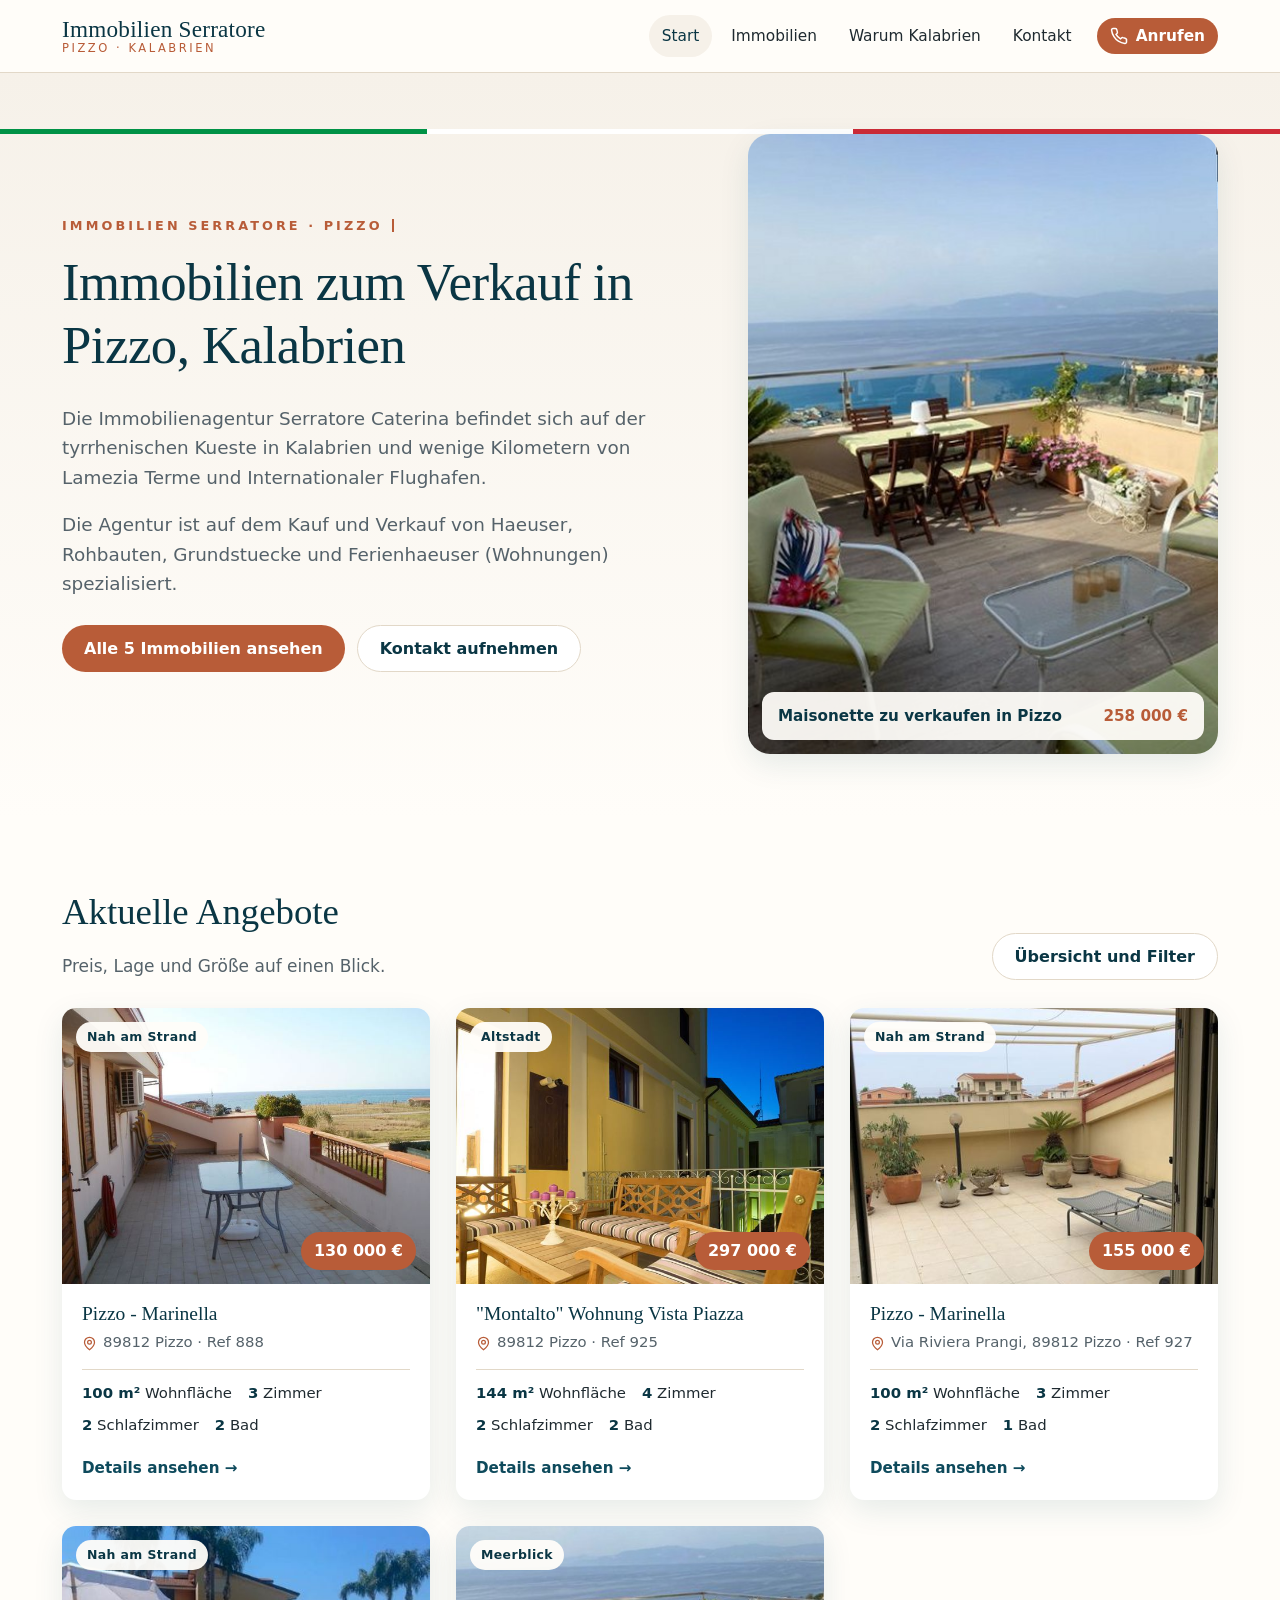
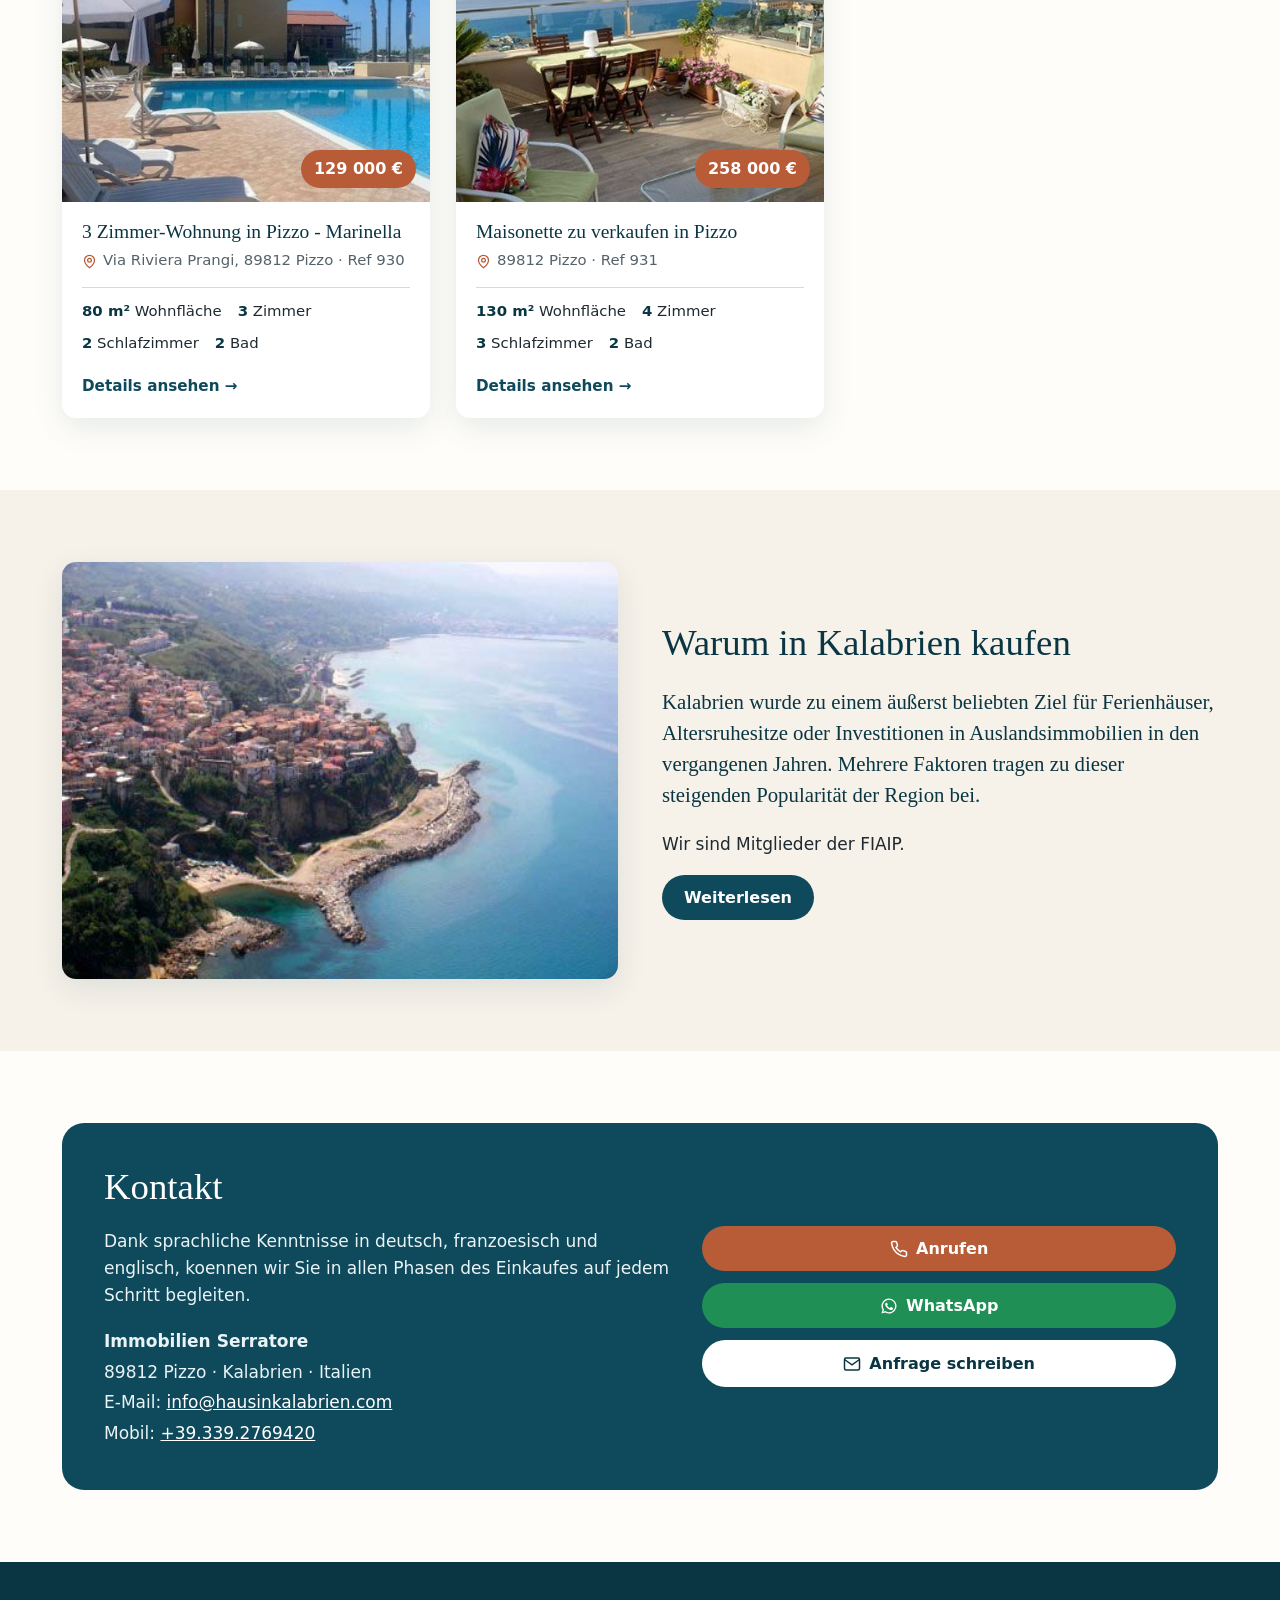
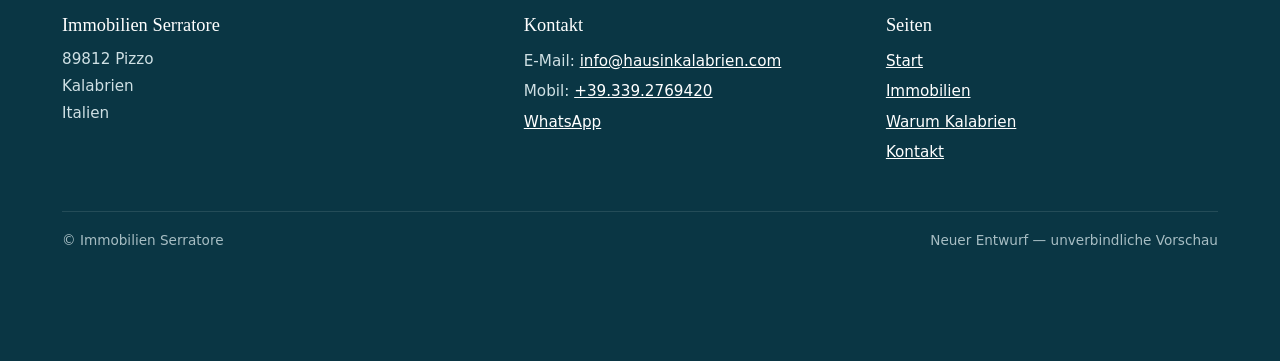
<file: index.html>
<!DOCTYPE html>
<html lang="de">
<head>
<meta charset="utf-8">
<meta name="viewport" content="width=device-width, initial-scale=1">
<title>Immobilien Serratore – Immobilien zum Verkauf in Pizzo, Kalabrien</title>
<meta name="description" content="Immobilien Serratore: Wohnungen und Häuser zum Verkauf in Pizzo, Kalabrien. 5 aktuelle Angebote mit Fotos, Preisen und Wohnflächen.">
<meta name="theme-color" content="#0e4a5c">
<link rel="icon" type="image/png" href="assets/favicon.png">
<link rel="stylesheet" href="assets/style.css?v=7">
</head>
<body>
<a class="skip" href="#inhalt">Zum Inhalt</a>
<header class="kopf">
 <div class="wrap">
  <a class="marke" href="index.html"><b>Immobilien Serratore</b><small>Pizzo · Kalabrien</small></a>
  <button class="menue" type="button" aria-expanded="false" aria-controls="nav">Menü</button>
  <nav class="nav" id="nav" aria-label="Hauptmenü"><a href="index.html" aria-current="page">Start</a><a href="immobilien.html">Immobilien</a><a href="warum-kalabrien.html">Warum Kalabrien</a><a href="kontakt.html">Kontakt</a><a class="knopf" href="tel:+393392769420"><svg viewBox="0 0 24 24" fill="none" stroke="currentColor" stroke-width="2" aria-hidden="true"><path d="M22 16.9v3a2 2 0 0 1-2.2 2 19.8 19.8 0 0 1-8.6-3.1 19.5 19.5 0 0 1-6-6A19.8 19.8 0 0 1 2.1 4.2 2 2 0 0 1 4.1 2h3a2 2 0 0 1 2 1.7c.1 1 .4 1.9.7 2.8a2 2 0 0 1-.5 2.1L8 9.9a16 16 0 0 0 6 6l1.3-1.3a2 2 0 0 1 2.1-.4c.9.3 1.8.6 2.8.7a2 2 0 0 1 1.7 2z"/></svg> Anrufen</a></nav>
 </div>
</header>
<main id="inhalt">
<section class="hero"><div class="flagge" aria-hidden="true"><i></i><i></i><i></i></div><div class="wrap">
 <div>
  <div class="ueber" id="tipper" aria-label="Immobilien Serratore · Pizzo · Kalabrien"><span class="tip-text">Immobilien Serratore · Pizzo · Kalabrien</span></div>
  <h1>Immobilien zum Verkauf in Pizzo, Kalabrien</h1>
  <p class="lead">Die Immobilienagentur Serratore Caterina befindet sich auf der tyrrhenischen Kueste in Kalabrien und wenige Kilometern von Lamezia Terme und Internationaler Flughafen.</p>
  <p class="lead">Die Agentur ist auf dem Kauf und Verkauf von Haeuser, Rohbauten, Grundstuecke und Ferienhaeuser (Wohnungen) spezialisiert.</p>
  <div class="aktionen"><a class="knopf" href="immobilien.html">Alle 5 Immobilien ansehen</a><a class="knopf hell" href="kontakt.html">Kontakt aufnehmen</a></div>
 </div>
 <figure class="hero-bild"><img src="bilder/objekt-37-01.jpg" alt="Maisonette zu verkaufen in Pizzo – Terrasse" width="450" height="600" fetchpriority="high">
  <figcaption><a href="objekt-931.html">Maisonette zu verkaufen in Pizzo</a><span class="preis">258 000 €</span></figcaption></figure>
</div></section>
<section class="abschnitt"><div class="wrap">
 <div class="kopfzeile"><div><h2>Aktuelle Angebote</h2><p>Preis, Lage und Größe auf einen Blick.</p></div><a class="knopf hell" href="immobilien.html">Übersicht und Filter</a></div>
 <div class="karten"><a class="karte" href="objekt-888.html" data-preis="130000" data-flaeche="100" data-ort="Pizzo" data-lage="Nah am Strand">
 <div class="foto"><img src="bilder/objekt-9-01-klein.jpg" alt="Pizzo - Marinella" width="640" height="480" loading="lazy" decoding="async"><span class="marker">Nah am Strand</span><span class="preisband">130 000 €</span></div>
 <div class="inhalt">
  <h3>Pizzo - Marinella</h3>
  <div class="ort"><svg viewBox="0 0 24 24" fill="none" stroke="currentColor" stroke-width="2" aria-hidden="true"><path d="M20 10c0 6-8 12-8 12S4 16 4 10a8 8 0 1 1 16 0z"/><circle cx="12" cy="10" r="3"/></svg> 89812 Pizzo · Ref 888</div>
  <div class="eckdaten"><span><b>100 m²</b> Wohnfläche</span><span><b>3</b> Zimmer</span><span><b>2</b> Schlafzimmer</span><span><b>2</b> Bad</span></div>
  <span class="mehr">Details ansehen →</span>
 </div>
</a><a class="karte" href="objekt-925.html" data-preis="297000" data-flaeche="144" data-ort="Pizzo" data-lage="Altstadt">
 <div class="foto"><img src="bilder/objekt-32-01-klein.jpg" alt="&quot;Montalto&quot; Wohnung Vista Piazza" width="640" height="480" loading="lazy" decoding="async"><span class="marker">Altstadt</span><span class="preisband">297 000 €</span></div>
 <div class="inhalt">
  <h3>&quot;Montalto&quot; Wohnung Vista Piazza</h3>
  <div class="ort"><svg viewBox="0 0 24 24" fill="none" stroke="currentColor" stroke-width="2" aria-hidden="true"><path d="M20 10c0 6-8 12-8 12S4 16 4 10a8 8 0 1 1 16 0z"/><circle cx="12" cy="10" r="3"/></svg> 89812 Pizzo · Ref 925</div>
  <div class="eckdaten"><span><b>144 m²</b> Wohnfläche</span><span><b>4</b> Zimmer</span><span><b>2</b> Schlafzimmer</span><span><b>2</b> Bad</span></div>
  <span class="mehr">Details ansehen →</span>
 </div>
</a><a class="karte" href="objekt-927.html" data-preis="155000" data-flaeche="100" data-ort="Pizzo" data-lage="Nah am Strand">
 <div class="foto"><img src="bilder/objekt-34-01-klein.jpg" alt="Pizzo - Marinella" width="640" height="480" loading="lazy" decoding="async"><span class="marker">Nah am Strand</span><span class="preisband">155 000 €</span></div>
 <div class="inhalt">
  <h3>Pizzo - Marinella</h3>
  <div class="ort"><svg viewBox="0 0 24 24" fill="none" stroke="currentColor" stroke-width="2" aria-hidden="true"><path d="M20 10c0 6-8 12-8 12S4 16 4 10a8 8 0 1 1 16 0z"/><circle cx="12" cy="10" r="3"/></svg> Via Riviera Prangi, 89812 Pizzo · Ref 927</div>
  <div class="eckdaten"><span><b>100 m²</b> Wohnfläche</span><span><b>3</b> Zimmer</span><span><b>2</b> Schlafzimmer</span><span><b>1</b> Bad</span></div>
  <span class="mehr">Details ansehen →</span>
 </div>
</a><a class="karte" href="objekt-930.html" data-preis="129000" data-flaeche="80" data-ort="Pizzo" data-lage="Nah am Strand">
 <div class="foto"><img src="bilder/objekt-36-01-klein.jpg" alt="3 Zimmer-Wohnung in Pizzo - Marinella" width="640" height="480" loading="lazy" decoding="async"><span class="marker">Nah am Strand</span><span class="preisband">129 000 €</span></div>
 <div class="inhalt">
  <h3>3 Zimmer-Wohnung in Pizzo - Marinella</h3>
  <div class="ort"><svg viewBox="0 0 24 24" fill="none" stroke="currentColor" stroke-width="2" aria-hidden="true"><path d="M20 10c0 6-8 12-8 12S4 16 4 10a8 8 0 1 1 16 0z"/><circle cx="12" cy="10" r="3"/></svg> Via Riviera Prangi, 89812 Pizzo · Ref 930</div>
  <div class="eckdaten"><span><b>80 m²</b> Wohnfläche</span><span><b>3</b> Zimmer</span><span><b>2</b> Schlafzimmer</span><span><b>2</b> Bad</span></div>
  <span class="mehr">Details ansehen →</span>
 </div>
</a><a class="karte" href="objekt-931.html" data-preis="258000" data-flaeche="130" data-ort="Pizzo" data-lage="Meerblick">
 <div class="foto"><img src="bilder/objekt-37-01-klein.jpg" alt="Maisonette zu verkaufen in Pizzo" width="640" height="480" loading="lazy" decoding="async"><span class="marker">Meerblick</span><span class="preisband">258 000 €</span></div>
 <div class="inhalt">
  <h3>Maisonette zu verkaufen in Pizzo</h3>
  <div class="ort"><svg viewBox="0 0 24 24" fill="none" stroke="currentColor" stroke-width="2" aria-hidden="true"><path d="M20 10c0 6-8 12-8 12S4 16 4 10a8 8 0 1 1 16 0z"/><circle cx="12" cy="10" r="3"/></svg> 89812 Pizzo · Ref 931</div>
  <div class="eckdaten"><span><b>130 m²</b> Wohnfläche</span><span><b>4</b> Zimmer</span><span><b>3</b> Schlafzimmer</span><span><b>2</b> Bad</span></div>
  <span class="mehr">Details ansehen →</span>
 </div>
</a></div>
</div></section>
<section class="abschnitt sand"><div class="wrap teaser">
 <img src="bilder/pizzo.jpg" alt="Pizzo, Kalabrien" width="448" height="336" decoding="async">
 <div>
  <h2>Warum in Kalabrien kaufen</h2>
  <p class="zitat">Kalabrien wurde zu einem äußerst beliebten Ziel für Ferienhäuser, Altersruhesitze oder Investitionen in Auslandsimmobilien in den vergangenen Jahren. Mehrere Faktoren tragen zu dieser steigenden Popularität der Region bei.</p>
  <p>Wir sind Mitglieder der FIAIP.</p>
  <a class="knopf meer" href="warum-kalabrien.html">Weiterlesen</a>
 </div>
</div></section>
<section class="abschnitt"><div class="wrap"><div class="kontaktbox">
 <div>
  <h2>Kontakt</h2>
  <p>Dank sprachliche Kenntnisse in deutsch, franzoesisch und englisch, koennen wir Sie in allen Phasen des Einkaufes auf jedem Schritt begleiten.</p>
  <address><b>Immobilien Serratore</b><br>89812 Pizzo · Kalabrien · Italien<br>E-Mail: <a href="mailto:info@hausinkalabrien.com">info@hausinkalabrien.com</a><br>Mobil: <a href="tel:+393392769420">+39.339.2769420</a></address>
 </div>
 <div class="aktionen">
  <a class="knopf" href="tel:+393392769420"><svg viewBox="0 0 24 24" fill="none" stroke="currentColor" stroke-width="2" aria-hidden="true"><path d="M22 16.9v3a2 2 0 0 1-2.2 2 19.8 19.8 0 0 1-8.6-3.1 19.5 19.5 0 0 1-6-6A19.8 19.8 0 0 1 2.1 4.2 2 2 0 0 1 4.1 2h3a2 2 0 0 1 2 1.7c.1 1 .4 1.9.7 2.8a2 2 0 0 1-.5 2.1L8 9.9a16 16 0 0 0 6 6l1.3-1.3a2 2 0 0 1 2.1-.4c.9.3 1.8.6 2.8.7a2 2 0 0 1 1.7 2z"/></svg> Anrufen</a>
  <a class="knopf wa" href="https://wa.me/393392769420" rel="noopener"><svg viewBox="0 0 24 24" fill="currentColor" aria-hidden="true"><path d="M12 2a10 10 0 0 0-8.6 15.1L2 22l5-1.3A10 10 0 1 0 12 2zm0 18.2a8.2 8.2 0 0 1-4.2-1.2l-.3-.2-3 .8.8-2.9-.2-.3A8.2 8.2 0 1 1 12 20.2zm4.5-6.1c-.2-.1-1.5-.7-1.7-.8-.2-.1-.4-.1-.6.1l-.8 1c-.1.2-.3.2-.5.1a6.7 6.7 0 0 1-3.3-2.9c-.3-.4.2-.4.7-1.4.1-.2 0-.3 0-.4l-.8-1.8c-.2-.5-.4-.4-.6-.4h-.5a1 1 0 0 0-.7.3 3 3 0 0 0-.9 2.2 5.2 5.2 0 0 0 1.1 2.7 11.8 11.8 0 0 0 4.5 4c1.7.7 2.3.8 3.2.6.5-.1 1.5-.6 1.7-1.2.2-.6.2-1.1.2-1.2-.1-.1-.3-.2-.5-.3z"/></svg> WhatsApp</a>
  <a class="knopf hell" href="kontakt.html"><svg viewBox="0 0 24 24" fill="none" stroke="currentColor" stroke-width="2" aria-hidden="true"><rect x="2" y="4" width="20" height="16" rx="2"/><path d="m22 6-10 7L2 6"/></svg> Anfrage schreiben</a>
 </div>
</div></div></section>
</main>
<footer class="fuss">
 <div class="wrap">
  <div>
   <h3>Immobilien Serratore</h3>
   <address>89812 Pizzo<br>Kalabrien<br>Italien</address>
  </div>
  <div>
   <h3>Kontakt</h3>
   <ul>
    <li>E-Mail: <a href="mailto:info@hausinkalabrien.com">info@hausinkalabrien.com</a></li>
    <li>Mobil: <a href="tel:+393392769420">+39.339.2769420</a></li>
    <li><a href="https://wa.me/393392769420" rel="noopener">WhatsApp</a></li>
   </ul>
  </div>
  <div>
   <h3>Seiten</h3>
   <ul><li><a href="index.html">Start</a></li><li><a href="immobilien.html">Immobilien</a></li><li><a href="warum-kalabrien.html">Warum Kalabrien</a></li><li><a href="kontakt.html">Kontakt</a></li></ul>
  </div>
  <p class="vermerk"><span>© Immobilien Serratore</span><span>Neuer Entwurf — unverbindliche Vorschau</span></p>
 </div>
</footer>
<nav class="leiste" aria-label="Schnellkontakt">
 <a class="knopf" href="tel:+393392769420"><svg viewBox="0 0 24 24" fill="none" stroke="currentColor" stroke-width="2" aria-hidden="true"><path d="M22 16.9v3a2 2 0 0 1-2.2 2 19.8 19.8 0 0 1-8.6-3.1 19.5 19.5 0 0 1-6-6A19.8 19.8 0 0 1 2.1 4.2 2 2 0 0 1 4.1 2h3a2 2 0 0 1 2 1.7c.1 1 .4 1.9.7 2.8a2 2 0 0 1-.5 2.1L8 9.9a16 16 0 0 0 6 6l1.3-1.3a2 2 0 0 1 2.1-.4c.9.3 1.8.6 2.8.7a2 2 0 0 1 1.7 2z"/></svg> Anrufen</a>
 <a class="knopf wa" href="https://wa.me/393392769420" rel="noopener"><svg viewBox="0 0 24 24" fill="currentColor" aria-hidden="true"><path d="M12 2a10 10 0 0 0-8.6 15.1L2 22l5-1.3A10 10 0 1 0 12 2zm0 18.2a8.2 8.2 0 0 1-4.2-1.2l-.3-.2-3 .8.8-2.9-.2-.3A8.2 8.2 0 1 1 12 20.2zm4.5-6.1c-.2-.1-1.5-.7-1.7-.8-.2-.1-.4-.1-.6.1l-.8 1c-.1.2-.3.2-.5.1a6.7 6.7 0 0 1-3.3-2.9c-.3-.4.2-.4.7-1.4.1-.2 0-.3 0-.4l-.8-1.8c-.2-.5-.4-.4-.6-.4h-.5a1 1 0 0 0-.7.3 3 3 0 0 0-.9 2.2 5.2 5.2 0 0 0 1.1 2.7 11.8 11.8 0 0 0 4.5 4c1.7.7 2.3.8 3.2.6.5-.1 1.5-.6 1.7-1.2.2-.6.2-1.1.2-1.2-.1-.1-.3-.2-.5-.3z"/></svg> WhatsApp</a>
 <a class="knopf meer" href="mailto:info@hausinkalabrien.com"><svg viewBox="0 0 24 24" fill="none" stroke="currentColor" stroke-width="2" aria-hidden="true"><rect x="2" y="4" width="20" height="16" rx="2"/><path d="m22 6-10 7L2 6"/></svg> E-Mail</a>
</nav>
<script src="assets/site.js" defer></script>
<script>
(function(){
  var box=document.getElementById('tipper');if(!box)return;
  var ziel=box.querySelector('.tip-text');if(!ziel)return;
  var text=ziel.textContent;
  if(window.matchMedia('(prefers-reduced-motion: reduce)').matches)return;
  ziel.textContent='';
  var caret=document.createElement('span');caret.className='caret';box.appendChild(caret);
  var i=0;
  function schritt(){i++;ziel.textContent=text.slice(0,i);
    if(i<text.length){setTimeout(schritt,34+Math.random()*30);}
    else{setTimeout(function(){caret.remove();},1600);}}
  setTimeout(schritt,500);
})();
</script>
</body>
</html>
</file>
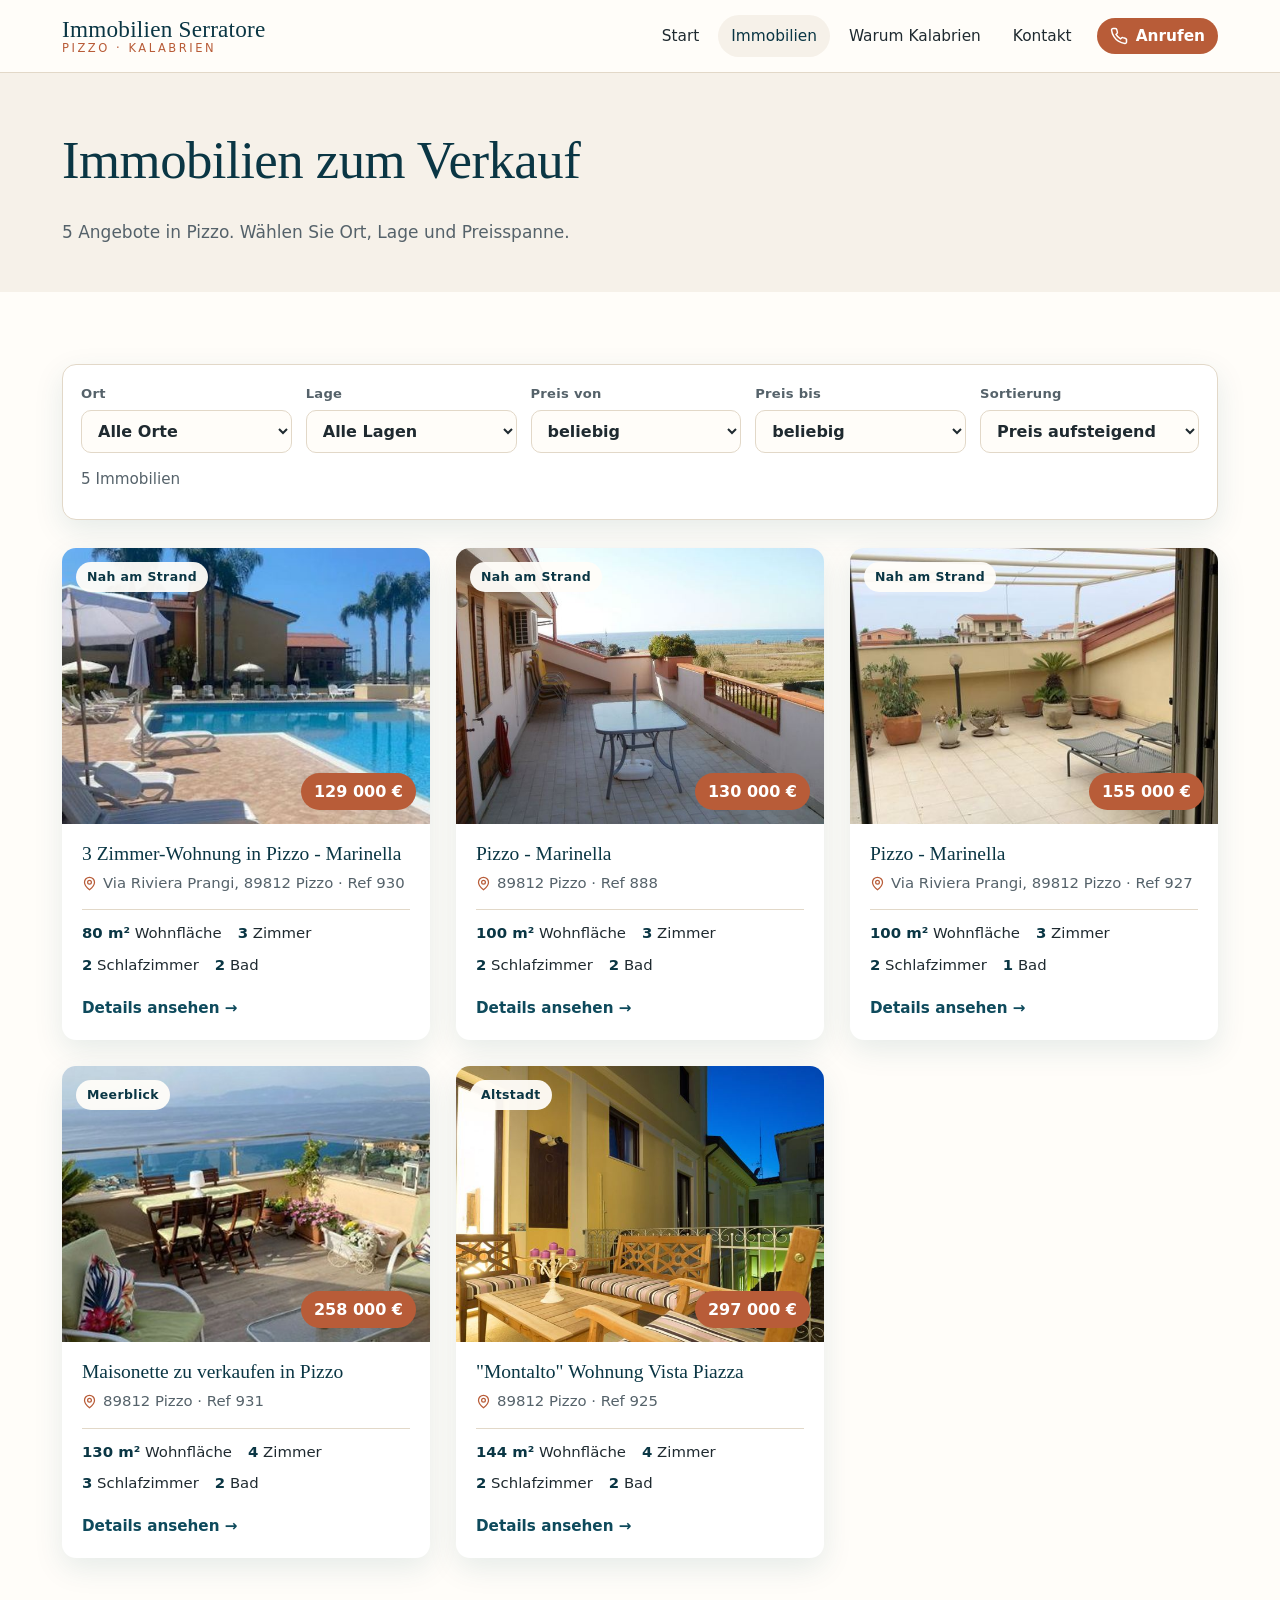
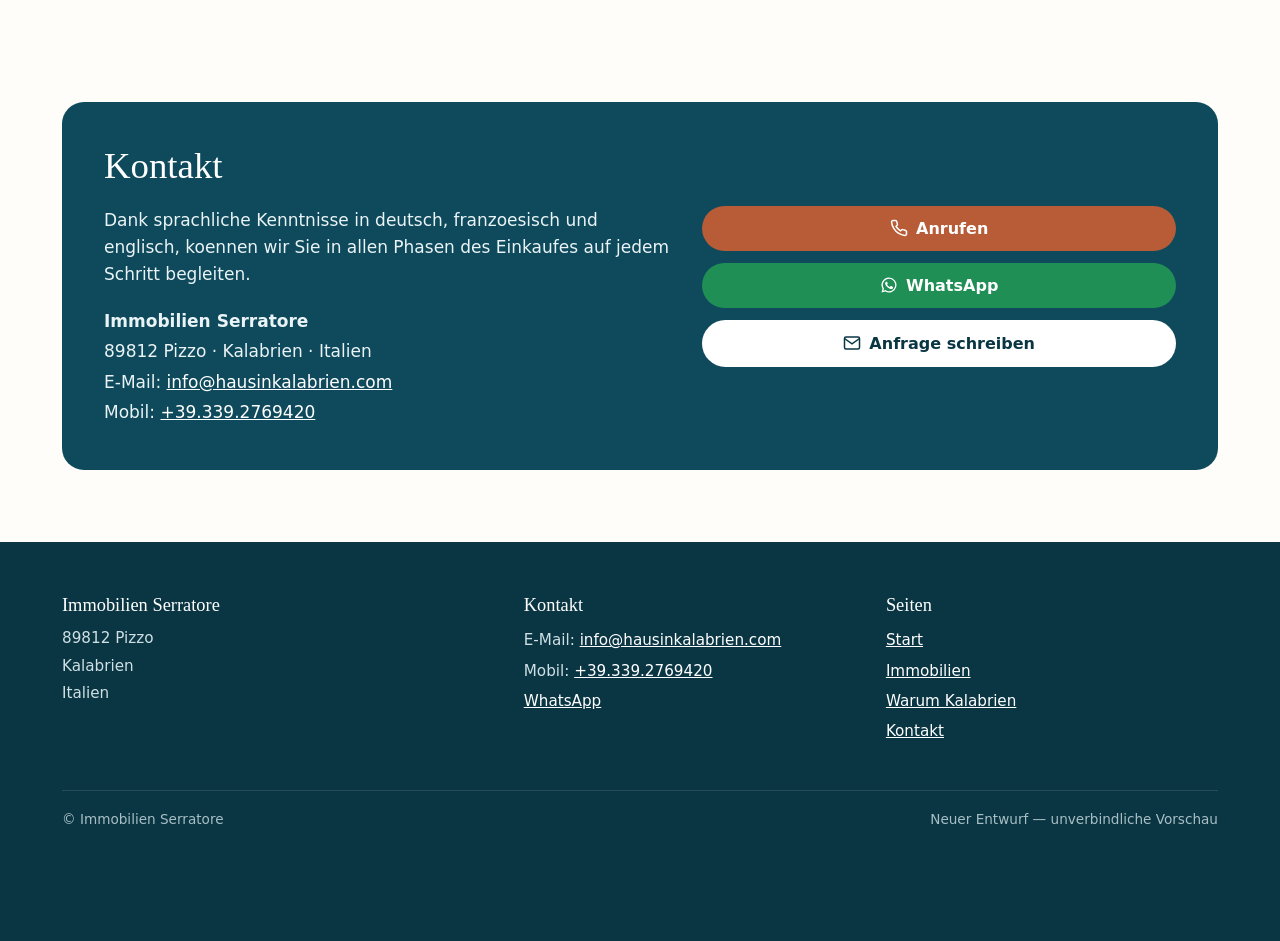
<file: immobilien.html>
<!DOCTYPE html>
<html lang="de">
<head>
<meta charset="utf-8">
<meta name="viewport" content="width=device-width, initial-scale=1">
<title>Immobilien zum Verkauf in Pizzo – Übersicht | Immobilien Serratore</title>
<meta name="description" content="Alle 5 Immobilien von Immobilien Serratore in Pizzo, Kalabrien: Preise von 129.000 € bis 297.000 €, filterbar nach Ort, Lage und Preis.">
<meta name="theme-color" content="#0e4a5c">
<link rel="icon" type="image/png" href="assets/favicon.png">
<link rel="stylesheet" href="assets/style.css?v=5">
</head>
<body>
<a class="skip" href="#inhalt">Zum Inhalt</a>
<header class="kopf">
 <div class="wrap">
  <a class="marke" href="index.html"><b>Immobilien Serratore</b><small>Pizzo · Kalabrien</small></a>
  <button class="menue" type="button" aria-expanded="false" aria-controls="nav">Menü</button>
  <nav class="nav" id="nav" aria-label="Hauptmenü"><a href="index.html">Start</a><a href="immobilien.html" aria-current="page">Immobilien</a><a href="warum-kalabrien.html">Warum Kalabrien</a><a href="kontakt.html">Kontakt</a><a class="knopf" href="tel:+393392769420"><svg viewBox="0 0 24 24" fill="none" stroke="currentColor" stroke-width="2" aria-hidden="true"><path d="M22 16.9v3a2 2 0 0 1-2.2 2 19.8 19.8 0 0 1-8.6-3.1 19.5 19.5 0 0 1-6-6A19.8 19.8 0 0 1 2.1 4.2 2 2 0 0 1 4.1 2h3a2 2 0 0 1 2 1.7c.1 1 .4 1.9.7 2.8a2 2 0 0 1-.5 2.1L8 9.9a16 16 0 0 0 6 6l1.3-1.3a2 2 0 0 1 2.1-.4c.9.3 1.8.6 2.8.7a2 2 0 0 1 1.7 2z"/></svg> Anrufen</a></nav>
 </div>
</header>
<main id="inhalt">
<section class="seitenkopf"><div class="wrap"><h1>Immobilien zum Verkauf</h1><p>5 Angebote in Pizzo. Wählen Sie Ort, Lage und Preisspanne.</p></div></section>
<section class="abschnitt"><div class="wrap">
 <form class="filter" id="filter" aria-label="Immobilien filtern">
  <label>Ort<select name="ort"><option value="">Alle Orte</option><option>Pizzo</option></select></label>
  <label>Lage<select name="lage"><option value="">Alle Lagen</option><option>Altstadt</option><option>Meerblick</option><option>Nah am Strand</option></select></label>
  <label>Preis von<select name="von"><option value="">beliebig</option><option value="100000">100.000 €</option><option value="150000">150.000 €</option><option value="200000">200.000 €</option><option value="250000">250.000 €</option></select></label>
  <label>Preis bis<select name="bis"><option value="">beliebig</option><option value="100000">100.000 €</option><option value="150000">150.000 €</option><option value="200000">200.000 €</option><option value="250000">250.000 €</option><option value="300000">300.000 €</option></select></label>
  <label>Sortierung<select name="sort"><option value="auf">Preis aufsteigend</option><option value="ab">Preis absteigend</option><option value="flaeche">Größte Wohnfläche</option></select></label>
  <span class="zaehler" id="zaehler" aria-live="polite">5 Immobilien</span>
 </form>
 <div class="karten" id="liste"><a class="karte" href="objekt-930.html" data-preis="129000" data-flaeche="80" data-ort="Pizzo" data-lage="Nah am Strand">
 <div class="foto"><img src="bilder/objekt-36-01-klein.jpg" alt="3 Zimmer-Wohnung in Pizzo - Marinella" width="640" height="480" loading="lazy" decoding="async"><span class="marker">Nah am Strand</span><span class="preisband">129 000 €</span></div>
 <div class="inhalt">
  <h3>3 Zimmer-Wohnung in Pizzo - Marinella</h3>
  <div class="ort"><svg viewBox="0 0 24 24" fill="none" stroke="currentColor" stroke-width="2" aria-hidden="true"><path d="M20 10c0 6-8 12-8 12S4 16 4 10a8 8 0 1 1 16 0z"/><circle cx="12" cy="10" r="3"/></svg> Via Riviera Prangi, 89812 Pizzo · Ref 930</div>
  <div class="eckdaten"><span><b>80 m²</b> Wohnfläche</span><span><b>3</b> Zimmer</span><span><b>2</b> Schlafzimmer</span><span><b>2</b> Bad</span></div>
  <span class="mehr">Details ansehen →</span>
 </div>
</a><a class="karte" href="objekt-888.html" data-preis="130000" data-flaeche="100" data-ort="Pizzo" data-lage="Nah am Strand">
 <div class="foto"><img src="bilder/objekt-9-01-klein.jpg" alt="Pizzo - Marinella" width="640" height="480" loading="lazy" decoding="async"><span class="marker">Nah am Strand</span><span class="preisband">130 000 €</span></div>
 <div class="inhalt">
  <h3>Pizzo - Marinella</h3>
  <div class="ort"><svg viewBox="0 0 24 24" fill="none" stroke="currentColor" stroke-width="2" aria-hidden="true"><path d="M20 10c0 6-8 12-8 12S4 16 4 10a8 8 0 1 1 16 0z"/><circle cx="12" cy="10" r="3"/></svg> 89812 Pizzo · Ref 888</div>
  <div class="eckdaten"><span><b>100 m²</b> Wohnfläche</span><span><b>3</b> Zimmer</span><span><b>2</b> Schlafzimmer</span><span><b>2</b> Bad</span></div>
  <span class="mehr">Details ansehen →</span>
 </div>
</a><a class="karte" href="objekt-927.html" data-preis="155000" data-flaeche="100" data-ort="Pizzo" data-lage="Nah am Strand">
 <div class="foto"><img src="bilder/objekt-34-01-klein.jpg" alt="Pizzo - Marinella" width="640" height="480" loading="lazy" decoding="async"><span class="marker">Nah am Strand</span><span class="preisband">155 000 €</span></div>
 <div class="inhalt">
  <h3>Pizzo - Marinella</h3>
  <div class="ort"><svg viewBox="0 0 24 24" fill="none" stroke="currentColor" stroke-width="2" aria-hidden="true"><path d="M20 10c0 6-8 12-8 12S4 16 4 10a8 8 0 1 1 16 0z"/><circle cx="12" cy="10" r="3"/></svg> Via Riviera Prangi, 89812 Pizzo · Ref 927</div>
  <div class="eckdaten"><span><b>100 m²</b> Wohnfläche</span><span><b>3</b> Zimmer</span><span><b>2</b> Schlafzimmer</span><span><b>1</b> Bad</span></div>
  <span class="mehr">Details ansehen →</span>
 </div>
</a><a class="karte" href="objekt-931.html" data-preis="258000" data-flaeche="130" data-ort="Pizzo" data-lage="Meerblick">
 <div class="foto"><img src="bilder/objekt-37-01-klein.jpg" alt="Maisonette zu verkaufen in Pizzo" width="640" height="480" loading="lazy" decoding="async"><span class="marker">Meerblick</span><span class="preisband">258 000 €</span></div>
 <div class="inhalt">
  <h3>Maisonette zu verkaufen in Pizzo</h3>
  <div class="ort"><svg viewBox="0 0 24 24" fill="none" stroke="currentColor" stroke-width="2" aria-hidden="true"><path d="M20 10c0 6-8 12-8 12S4 16 4 10a8 8 0 1 1 16 0z"/><circle cx="12" cy="10" r="3"/></svg> 89812 Pizzo · Ref 931</div>
  <div class="eckdaten"><span><b>130 m²</b> Wohnfläche</span><span><b>4</b> Zimmer</span><span><b>3</b> Schlafzimmer</span><span><b>2</b> Bad</span></div>
  <span class="mehr">Details ansehen →</span>
 </div>
</a><a class="karte" href="objekt-925.html" data-preis="297000" data-flaeche="144" data-ort="Pizzo" data-lage="Altstadt">
 <div class="foto"><img src="bilder/objekt-32-01-klein.jpg" alt="&quot;Montalto&quot; Wohnung Vista Piazza" width="640" height="480" loading="lazy" decoding="async"><span class="marker">Altstadt</span><span class="preisband">297 000 €</span></div>
 <div class="inhalt">
  <h3>&quot;Montalto&quot; Wohnung Vista Piazza</h3>
  <div class="ort"><svg viewBox="0 0 24 24" fill="none" stroke="currentColor" stroke-width="2" aria-hidden="true"><path d="M20 10c0 6-8 12-8 12S4 16 4 10a8 8 0 1 1 16 0z"/><circle cx="12" cy="10" r="3"/></svg> 89812 Pizzo · Ref 925</div>
  <div class="eckdaten"><span><b>144 m²</b> Wohnfläche</span><span><b>4</b> Zimmer</span><span><b>2</b> Schlafzimmer</span><span><b>2</b> Bad</span></div>
  <span class="mehr">Details ansehen →</span>
 </div>
</a></div>
 <div class="leer" id="leer"><p>Für diese Auswahl gibt es gerade kein Angebot.</p><a class="knopf" href="kontakt.html">Fragen Sie uns direkt</a></div>
</div></section>
<section class="abschnitt"><div class="wrap"><div class="kontaktbox">
 <div>
  <h2>Kontakt</h2>
  <p>Dank sprachliche Kenntnisse in deutsch, franzoesisch und englisch, koennen wir Sie in allen Phasen des Einkaufes auf jedem Schritt begleiten.</p>
  <address><b>Immobilien Serratore</b><br>89812 Pizzo · Kalabrien · Italien<br>E-Mail: <a href="mailto:info@hausinkalabrien.com">info@hausinkalabrien.com</a><br>Mobil: <a href="tel:+393392769420">+39.339.2769420</a></address>
 </div>
 <div class="aktionen">
  <a class="knopf" href="tel:+393392769420"><svg viewBox="0 0 24 24" fill="none" stroke="currentColor" stroke-width="2" aria-hidden="true"><path d="M22 16.9v3a2 2 0 0 1-2.2 2 19.8 19.8 0 0 1-8.6-3.1 19.5 19.5 0 0 1-6-6A19.8 19.8 0 0 1 2.1 4.2 2 2 0 0 1 4.1 2h3a2 2 0 0 1 2 1.7c.1 1 .4 1.9.7 2.8a2 2 0 0 1-.5 2.1L8 9.9a16 16 0 0 0 6 6l1.3-1.3a2 2 0 0 1 2.1-.4c.9.3 1.8.6 2.8.7a2 2 0 0 1 1.7 2z"/></svg> Anrufen</a>
  <a class="knopf wa" href="https://wa.me/393392769420" rel="noopener"><svg viewBox="0 0 24 24" fill="currentColor" aria-hidden="true"><path d="M12 2a10 10 0 0 0-8.6 15.1L2 22l5-1.3A10 10 0 1 0 12 2zm0 18.2a8.2 8.2 0 0 1-4.2-1.2l-.3-.2-3 .8.8-2.9-.2-.3A8.2 8.2 0 1 1 12 20.2zm4.5-6.1c-.2-.1-1.5-.7-1.7-.8-.2-.1-.4-.1-.6.1l-.8 1c-.1.2-.3.2-.5.1a6.7 6.7 0 0 1-3.3-2.9c-.3-.4.2-.4.7-1.4.1-.2 0-.3 0-.4l-.8-1.8c-.2-.5-.4-.4-.6-.4h-.5a1 1 0 0 0-.7.3 3 3 0 0 0-.9 2.2 5.2 5.2 0 0 0 1.1 2.7 11.8 11.8 0 0 0 4.5 4c1.7.7 2.3.8 3.2.6.5-.1 1.5-.6 1.7-1.2.2-.6.2-1.1.2-1.2-.1-.1-.3-.2-.5-.3z"/></svg> WhatsApp</a>
  <a class="knopf hell" href="kontakt.html"><svg viewBox="0 0 24 24" fill="none" stroke="currentColor" stroke-width="2" aria-hidden="true"><rect x="2" y="4" width="20" height="16" rx="2"/><path d="m22 6-10 7L2 6"/></svg> Anfrage schreiben</a>
 </div>
</div></div></section>
</main>
<footer class="fuss">
 <div class="wrap">
  <div>
   <h3>Immobilien Serratore</h3>
   <address>89812 Pizzo<br>Kalabrien<br>Italien</address>
  </div>
  <div>
   <h3>Kontakt</h3>
   <ul>
    <li>E-Mail: <a href="mailto:info@hausinkalabrien.com">info@hausinkalabrien.com</a></li>
    <li>Mobil: <a href="tel:+393392769420">+39.339.2769420</a></li>
    <li><a href="https://wa.me/393392769420" rel="noopener">WhatsApp</a></li>
   </ul>
  </div>
  <div>
   <h3>Seiten</h3>
   <ul><li><a href="index.html">Start</a></li><li><a href="immobilien.html">Immobilien</a></li><li><a href="warum-kalabrien.html">Warum Kalabrien</a></li><li><a href="kontakt.html">Kontakt</a></li></ul>
  </div>
  <p class="vermerk"><span>© Immobilien Serratore</span><span>Neuer Entwurf — unverbindliche Vorschau</span></p>
 </div>
</footer>
<nav class="leiste" aria-label="Schnellkontakt">
 <a class="knopf" href="tel:+393392769420"><svg viewBox="0 0 24 24" fill="none" stroke="currentColor" stroke-width="2" aria-hidden="true"><path d="M22 16.9v3a2 2 0 0 1-2.2 2 19.8 19.8 0 0 1-8.6-3.1 19.5 19.5 0 0 1-6-6A19.8 19.8 0 0 1 2.1 4.2 2 2 0 0 1 4.1 2h3a2 2 0 0 1 2 1.7c.1 1 .4 1.9.7 2.8a2 2 0 0 1-.5 2.1L8 9.9a16 16 0 0 0 6 6l1.3-1.3a2 2 0 0 1 2.1-.4c.9.3 1.8.6 2.8.7a2 2 0 0 1 1.7 2z"/></svg> Anrufen</a>
 <a class="knopf wa" href="https://wa.me/393392769420" rel="noopener"><svg viewBox="0 0 24 24" fill="currentColor" aria-hidden="true"><path d="M12 2a10 10 0 0 0-8.6 15.1L2 22l5-1.3A10 10 0 1 0 12 2zm0 18.2a8.2 8.2 0 0 1-4.2-1.2l-.3-.2-3 .8.8-2.9-.2-.3A8.2 8.2 0 1 1 12 20.2zm4.5-6.1c-.2-.1-1.5-.7-1.7-.8-.2-.1-.4-.1-.6.1l-.8 1c-.1.2-.3.2-.5.1a6.7 6.7 0 0 1-3.3-2.9c-.3-.4.2-.4.7-1.4.1-.2 0-.3 0-.4l-.8-1.8c-.2-.5-.4-.4-.6-.4h-.5a1 1 0 0 0-.7.3 3 3 0 0 0-.9 2.2 5.2 5.2 0 0 0 1.1 2.7 11.8 11.8 0 0 0 4.5 4c1.7.7 2.3.8 3.2.6.5-.1 1.5-.6 1.7-1.2.2-.6.2-1.1.2-1.2-.1-.1-.3-.2-.5-.3z"/></svg> WhatsApp</a>
 <a class="knopf meer" href="mailto:info@hausinkalabrien.com"><svg viewBox="0 0 24 24" fill="none" stroke="currentColor" stroke-width="2" aria-hidden="true"><rect x="2" y="4" width="20" height="16" rx="2"/><path d="m22 6-10 7L2 6"/></svg> E-Mail</a>
</nav>
<script src="assets/site.js" defer></script>
</body>
</html>
</file>
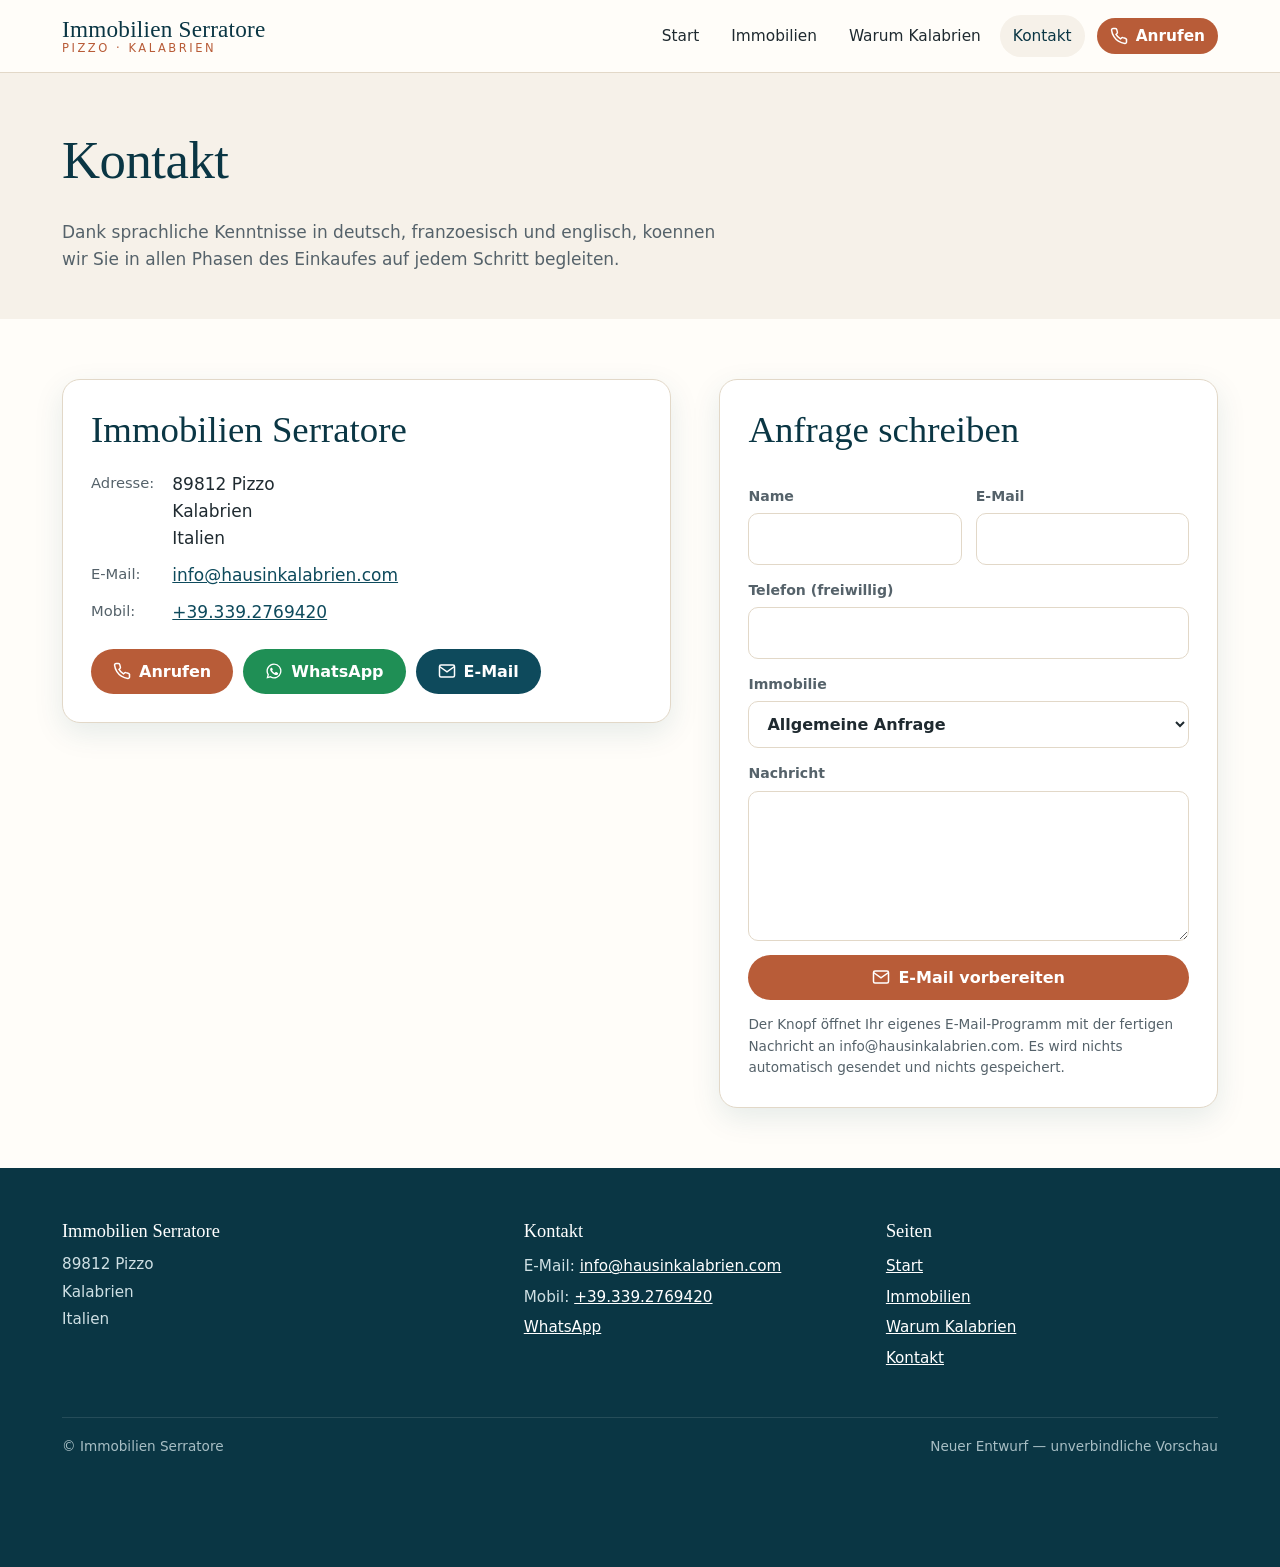
<file: kontakt.html>
<!DOCTYPE html>
<html lang="de">
<head>
<meta charset="utf-8">
<meta name="viewport" content="width=device-width, initial-scale=1">
<title>Kontakt – Immobilien Serratore, Pizzo</title>
<meta name="description" content="Kontakt zu Immobilien Serratore in 89812 Pizzo, Kalabrien: E-Mail info@hausinkalabrien.com, Mobil +39.339.2769420. Anfrage zu einer Immobilie stellen.">
<meta name="theme-color" content="#0e4a5c">
<link rel="icon" type="image/png" href="assets/favicon.png">
<link rel="stylesheet" href="assets/style.css?v=5">
</head>
<body>
<a class="skip" href="#inhalt">Zum Inhalt</a>
<header class="kopf">
 <div class="wrap">
  <a class="marke" href="index.html"><b>Immobilien Serratore</b><small>Pizzo · Kalabrien</small></a>
  <button class="menue" type="button" aria-expanded="false" aria-controls="nav">Menü</button>
  <nav class="nav" id="nav" aria-label="Hauptmenü"><a href="index.html">Start</a><a href="immobilien.html">Immobilien</a><a href="warum-kalabrien.html">Warum Kalabrien</a><a href="kontakt.html" aria-current="page">Kontakt</a><a class="knopf" href="tel:+393392769420"><svg viewBox="0 0 24 24" fill="none" stroke="currentColor" stroke-width="2" aria-hidden="true"><path d="M22 16.9v3a2 2 0 0 1-2.2 2 19.8 19.8 0 0 1-8.6-3.1 19.5 19.5 0 0 1-6-6A19.8 19.8 0 0 1 2.1 4.2 2 2 0 0 1 4.1 2h3a2 2 0 0 1 2 1.7c.1 1 .4 1.9.7 2.8a2 2 0 0 1-.5 2.1L8 9.9a16 16 0 0 0 6 6l1.3-1.3a2 2 0 0 1 2.1-.4c.9.3 1.8.6 2.8.7a2 2 0 0 1 1.7 2z"/></svg> Anrufen</a></nav>
 </div>
</header>
<main id="inhalt">
<section class="seitenkopf"><div class="wrap"><h1>Kontakt</h1><p>Dank sprachliche Kenntnisse in deutsch, franzoesisch und englisch, koennen wir Sie in allen Phasen des Einkaufes auf jedem Schritt begleiten.</p></div></section>
<div class="wrap artikel">
 <div class="kontaktkarte">
  <h2>Immobilien Serratore</h2>
  <dl>
   <dt>Adresse:</dt><dd>89812 Pizzo<br>Kalabrien<br>Italien</dd>
   <dt>E-Mail:</dt><dd><a href="mailto:info@hausinkalabrien.com">info@hausinkalabrien.com</a></dd>
   <dt>Mobil:</dt><dd><a href="tel:+393392769420">+39.339.2769420</a></dd>
  </dl>
  <div class="aktionen">
   <a class="knopf" href="tel:+393392769420"><svg viewBox="0 0 24 24" fill="none" stroke="currentColor" stroke-width="2" aria-hidden="true"><path d="M22 16.9v3a2 2 0 0 1-2.2 2 19.8 19.8 0 0 1-8.6-3.1 19.5 19.5 0 0 1-6-6A19.8 19.8 0 0 1 2.1 4.2 2 2 0 0 1 4.1 2h3a2 2 0 0 1 2 1.7c.1 1 .4 1.9.7 2.8a2 2 0 0 1-.5 2.1L8 9.9a16 16 0 0 0 6 6l1.3-1.3a2 2 0 0 1 2.1-.4c.9.3 1.8.6 2.8.7a2 2 0 0 1 1.7 2z"/></svg> Anrufen</a>
   <a class="knopf wa" href="https://wa.me/393392769420" rel="noopener"><svg viewBox="0 0 24 24" fill="currentColor" aria-hidden="true"><path d="M12 2a10 10 0 0 0-8.6 15.1L2 22l5-1.3A10 10 0 1 0 12 2zm0 18.2a8.2 8.2 0 0 1-4.2-1.2l-.3-.2-3 .8.8-2.9-.2-.3A8.2 8.2 0 1 1 12 20.2zm4.5-6.1c-.2-.1-1.5-.7-1.7-.8-.2-.1-.4-.1-.6.1l-.8 1c-.1.2-.3.2-.5.1a6.7 6.7 0 0 1-3.3-2.9c-.3-.4.2-.4.7-1.4.1-.2 0-.3 0-.4l-.8-1.8c-.2-.5-.4-.4-.6-.4h-.5a1 1 0 0 0-.7.3 3 3 0 0 0-.9 2.2 5.2 5.2 0 0 0 1.1 2.7 11.8 11.8 0 0 0 4.5 4c1.7.7 2.3.8 3.2.6.5-.1 1.5-.6 1.7-1.2.2-.6.2-1.1.2-1.2-.1-.1-.3-.2-.5-.3z"/></svg> WhatsApp</a>
   <a class="knopf meer" href="mailto:info@hausinkalabrien.com"><svg viewBox="0 0 24 24" fill="none" stroke="currentColor" stroke-width="2" aria-hidden="true"><rect x="2" y="4" width="20" height="16" rx="2"/><path d="m22 6-10 7L2 6"/></svg> E-Mail</a>
  </div>
 </div>
 <form class="formular kontaktkarte" id="anfrageform" data-an="info@hausinkalabrien.com" action="mailto:info@hausinkalabrien.com" method="post" enctype="text/plain">
  <h2>Anfrage schreiben</h2>
  <div class="zwei"><label>Name<input name="name" autocomplete="name" required></label><label>E-Mail<input name="email" type="email" autocomplete="email" required></label></div>
  <label>Telefon (freiwillig)<input name="telefon" type="tel" autocomplete="tel"></label>
  <label>Immobilie<select name="objekt"><option value="">Allgemeine Anfrage</option><option value="Ref 888 – Pizzo - Marinella">Ref 888 – Pizzo - Marinella (130 000 €)</option><option value="Ref 925 – &quot;Montalto&quot; Wohnung Vista Piazza">Ref 925 – &quot;Montalto&quot; Wohnung Vista Piazza (297 000 €)</option><option value="Ref 927 – Pizzo - Marinella">Ref 927 – Pizzo - Marinella (155 000 €)</option><option value="Ref 930 – 3 Zimmer-Wohnung in Pizzo - Marinella">Ref 930 – 3 Zimmer-Wohnung in Pizzo - Marinella (129 000 €)</option><option value="Ref 931 – Maisonette zu verkaufen in Pizzo">Ref 931 – Maisonette zu verkaufen in Pizzo (258 000 €)</option></select></label>
  <label>Nachricht<textarea name="nachricht" required></textarea></label>
  <button class="knopf" type="submit"><svg viewBox="0 0 24 24" fill="none" stroke="currentColor" stroke-width="2" aria-hidden="true"><rect x="2" y="4" width="20" height="16" rx="2"/><path d="m22 6-10 7L2 6"/></svg> E-Mail vorbereiten</button>
  <p class="hinweis">Der Knopf öffnet Ihr eigenes E-Mail-Programm mit der fertigen Nachricht an info@hausinkalabrien.com. Es wird nichts automatisch gesendet und nichts gespeichert.</p>
 </form>
</div>
</main>
<footer class="fuss">
 <div class="wrap">
  <div>
   <h3>Immobilien Serratore</h3>
   <address>89812 Pizzo<br>Kalabrien<br>Italien</address>
  </div>
  <div>
   <h3>Kontakt</h3>
   <ul>
    <li>E-Mail: <a href="mailto:info@hausinkalabrien.com">info@hausinkalabrien.com</a></li>
    <li>Mobil: <a href="tel:+393392769420">+39.339.2769420</a></li>
    <li><a href="https://wa.me/393392769420" rel="noopener">WhatsApp</a></li>
   </ul>
  </div>
  <div>
   <h3>Seiten</h3>
   <ul><li><a href="index.html">Start</a></li><li><a href="immobilien.html">Immobilien</a></li><li><a href="warum-kalabrien.html">Warum Kalabrien</a></li><li><a href="kontakt.html">Kontakt</a></li></ul>
  </div>
  <p class="vermerk"><span>© Immobilien Serratore</span><span>Neuer Entwurf — unverbindliche Vorschau</span></p>
 </div>
</footer>
<nav class="leiste" aria-label="Schnellkontakt">
 <a class="knopf" href="tel:+393392769420"><svg viewBox="0 0 24 24" fill="none" stroke="currentColor" stroke-width="2" aria-hidden="true"><path d="M22 16.9v3a2 2 0 0 1-2.2 2 19.8 19.8 0 0 1-8.6-3.1 19.5 19.5 0 0 1-6-6A19.8 19.8 0 0 1 2.1 4.2 2 2 0 0 1 4.1 2h3a2 2 0 0 1 2 1.7c.1 1 .4 1.9.7 2.8a2 2 0 0 1-.5 2.1L8 9.9a16 16 0 0 0 6 6l1.3-1.3a2 2 0 0 1 2.1-.4c.9.3 1.8.6 2.8.7a2 2 0 0 1 1.7 2z"/></svg> Anrufen</a>
 <a class="knopf wa" href="https://wa.me/393392769420" rel="noopener"><svg viewBox="0 0 24 24" fill="currentColor" aria-hidden="true"><path d="M12 2a10 10 0 0 0-8.6 15.1L2 22l5-1.3A10 10 0 1 0 12 2zm0 18.2a8.2 8.2 0 0 1-4.2-1.2l-.3-.2-3 .8.8-2.9-.2-.3A8.2 8.2 0 1 1 12 20.2zm4.5-6.1c-.2-.1-1.5-.7-1.7-.8-.2-.1-.4-.1-.6.1l-.8 1c-.1.2-.3.2-.5.1a6.7 6.7 0 0 1-3.3-2.9c-.3-.4.2-.4.7-1.4.1-.2 0-.3 0-.4l-.8-1.8c-.2-.5-.4-.4-.6-.4h-.5a1 1 0 0 0-.7.3 3 3 0 0 0-.9 2.2 5.2 5.2 0 0 0 1.1 2.7 11.8 11.8 0 0 0 4.5 4c1.7.7 2.3.8 3.2.6.5-.1 1.5-.6 1.7-1.2.2-.6.2-1.1.2-1.2-.1-.1-.3-.2-.5-.3z"/></svg> WhatsApp</a>
 <a class="knopf meer" href="mailto:info@hausinkalabrien.com"><svg viewBox="0 0 24 24" fill="none" stroke="currentColor" stroke-width="2" aria-hidden="true"><rect x="2" y="4" width="20" height="16" rx="2"/><path d="m22 6-10 7L2 6"/></svg> E-Mail</a>
</nav>
<script src="assets/site.js" defer></script>
</body>
</html>
</file>
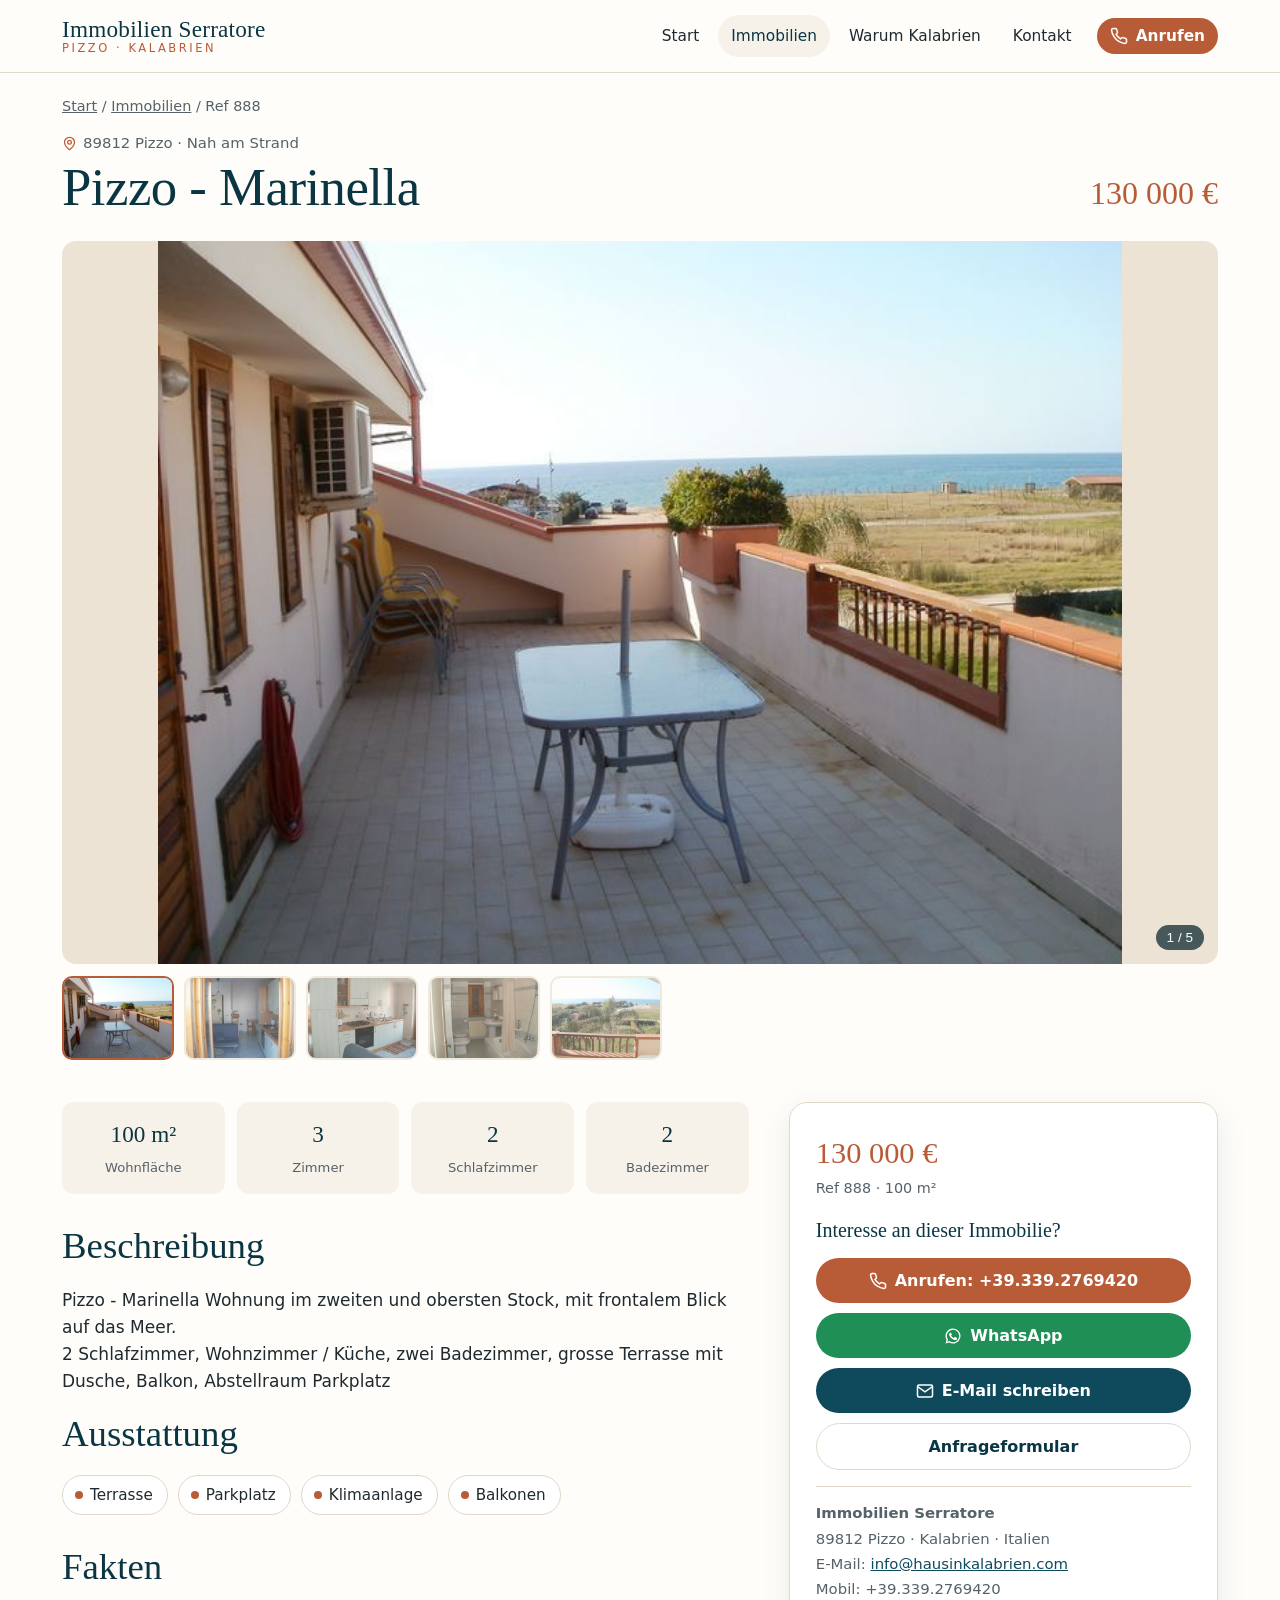
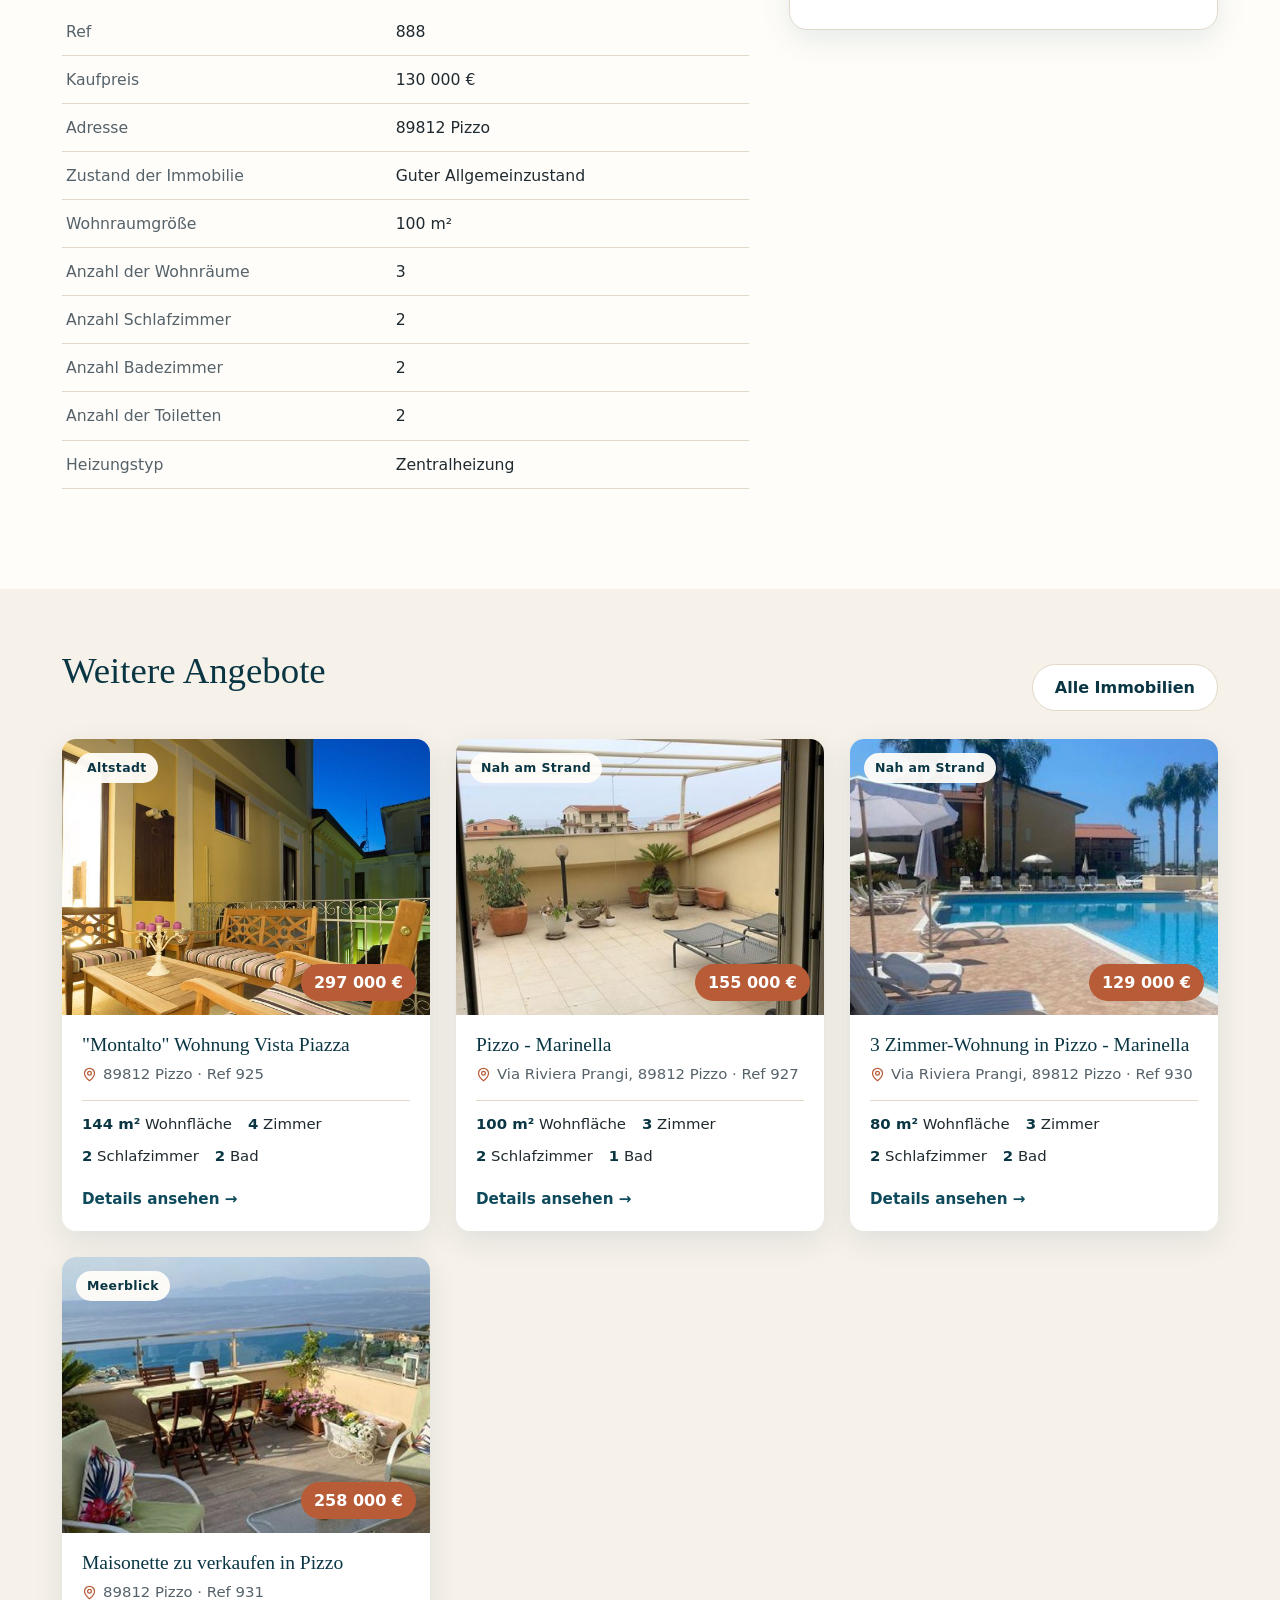
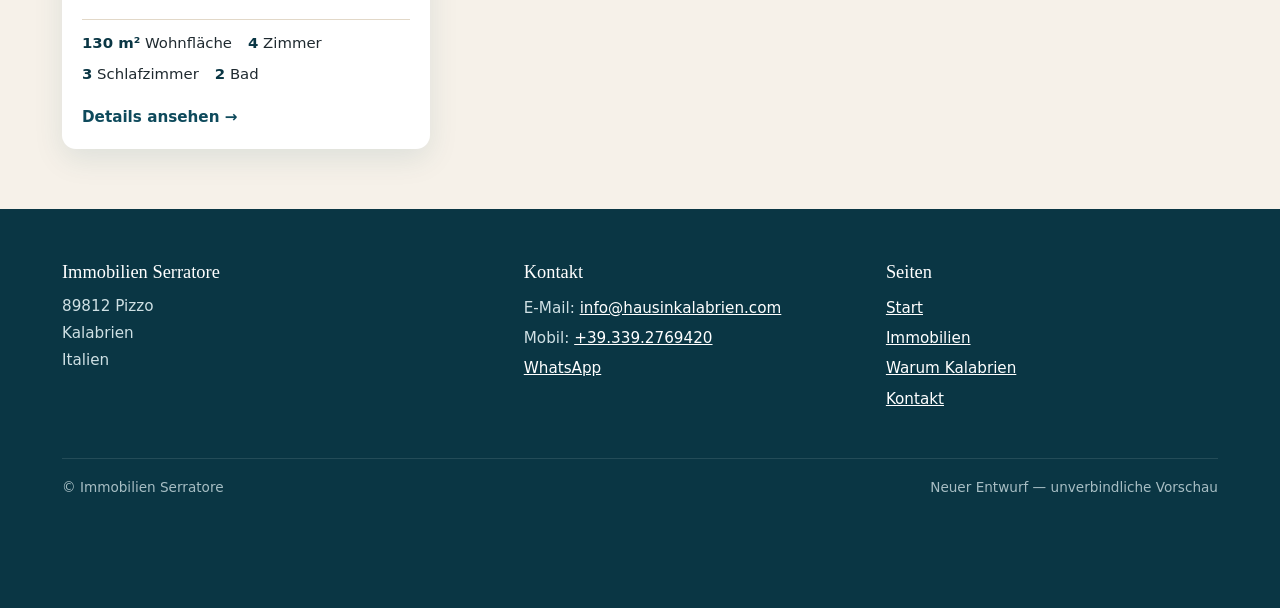
<file: objekt-888.html>
<!DOCTYPE html>
<html lang="de">
<head>
<meta charset="utf-8">
<meta name="viewport" content="width=device-width, initial-scale=1">
<title>Pizzo - Marinella – 130 000 € – Ref 888 | Immobilien Serratore</title>
<meta name="description" content="Pizzo - Marinella in 89812 Pizzo: 100 m², 3 Zimmer, 2 Schlafzimmer, Kaufpreis 130 000 €. Ref 888.">
<meta name="theme-color" content="#0e4a5c">
<link rel="icon" type="image/png" href="assets/favicon.png">
<link rel="stylesheet" href="assets/style.css?v=5">
</head>
<body>
<a class="skip" href="#inhalt">Zum Inhalt</a>
<header class="kopf">
 <div class="wrap">
  <a class="marke" href="index.html"><b>Immobilien Serratore</b><small>Pizzo · Kalabrien</small></a>
  <button class="menue" type="button" aria-expanded="false" aria-controls="nav">Menü</button>
  <nav class="nav" id="nav" aria-label="Hauptmenü"><a href="index.html">Start</a><a href="immobilien.html" aria-current="page">Immobilien</a><a href="warum-kalabrien.html">Warum Kalabrien</a><a href="kontakt.html">Kontakt</a><a class="knopf" href="tel:+393392769420"><svg viewBox="0 0 24 24" fill="none" stroke="currentColor" stroke-width="2" aria-hidden="true"><path d="M22 16.9v3a2 2 0 0 1-2.2 2 19.8 19.8 0 0 1-8.6-3.1 19.5 19.5 0 0 1-6-6A19.8 19.8 0 0 1 2.1 4.2 2 2 0 0 1 4.1 2h3a2 2 0 0 1 2 1.7c.1 1 .4 1.9.7 2.8a2 2 0 0 1-.5 2.1L8 9.9a16 16 0 0 0 6 6l1.3-1.3a2 2 0 0 1 2.1-.4c.9.3 1.8.6 2.8.7a2 2 0 0 1 1.7 2z"/></svg> Anrufen</a></nav>
 </div>
</header>
<main id="inhalt">
<div class="wrap">
 <nav class="pfad" aria-label="Pfad"><a href="index.html">Start</a> / <a href="immobilien.html">Immobilien</a> / Ref 888</nav>
 <div class="detailkopf"><div><div class="ort"><svg viewBox="0 0 24 24" fill="none" stroke="currentColor" stroke-width="2" aria-hidden="true"><path d="M20 10c0 6-8 12-8 12S4 16 4 10a8 8 0 1 1 16 0z"/><circle cx="12" cy="10" r="3"/></svg> 89812 Pizzo · Nah am Strand</div><h1>Pizzo - Marinella</h1></div><div class="preis">130 000 €</div></div>
 <div class="galerie" data-bilder='[{&quot;gross&quot;: &quot;bilder/objekt-9-01.jpg&quot;, &quot;b&quot;: 700, &quot;h&quot;: 525}, {&quot;gross&quot;: &quot;bilder/objekt-9-02.jpg&quot;, &quot;b&quot;: 700, &quot;h&quot;: 525}, {&quot;gross&quot;: &quot;bilder/objekt-9-03.jpg&quot;, &quot;b&quot;: 700, &quot;h&quot;: 525}, {&quot;gross&quot;: &quot;bilder/objekt-9-04.jpg&quot;, &quot;b&quot;: 700, &quot;h&quot;: 525}, {&quot;gross&quot;: &quot;bilder/objekt-9-05.jpg&quot;, &quot;b&quot;: 700, &quot;h&quot;: 525}]'>
  <button class="haupt" type="button" aria-label="Foto vergrößern"><img src="bilder/objekt-9-01.jpg" alt="Pizzo - Marinella – Fotos" width="700" height="525" fetchpriority="high"><span class="zahl">1 / 5</span></button>
  <div class="vorschau"><button type="button" aria-label="Foto 1 von 5" aria-current="true"><img src="bilder/objekt-9-01-klein.jpg" alt="" width="112" height="84" loading="lazy" decoding="async"></button><button type="button" aria-label="Foto 2 von 5" aria-current="false"><img src="bilder/objekt-9-02-klein.jpg" alt="" width="112" height="84" loading="lazy" decoding="async"></button><button type="button" aria-label="Foto 3 von 5" aria-current="false"><img src="bilder/objekt-9-03-klein.jpg" alt="" width="112" height="84" loading="lazy" decoding="async"></button><button type="button" aria-label="Foto 4 von 5" aria-current="false"><img src="bilder/objekt-9-04-klein.jpg" alt="" width="112" height="84" loading="lazy" decoding="async"></button><button type="button" aria-label="Foto 5 von 5" aria-current="false"><img src="bilder/objekt-9-05-klein.jpg" alt="" width="112" height="84" loading="lazy" decoding="async"></button></div>
 </div>
 <div class="detailraster">
  <div>
   <div class="kurzfakten"><div><b>100 m²</b><span>Wohnfläche</span></div><div><b>3</b><span>Zimmer</span></div><div><b>2</b><span>Schlafzimmer</span></div><div><b>2</b><span>Badezimmer</span></div></div>
   <h2>Beschreibung</h2>
   <div class="text"><p>Pizzo - Marinella Wohnung im zweiten und obersten Stock, mit frontalem Blick auf das Meer.<br>2 Schlafzimmer, Wohnzimmer / Küche, zwei Badezimmer, grosse Terrasse mit Dusche, Balkon, Abstellraum Parkplatz</p></div>
   <h2>Ausstattung</h2>
   <ul class="ausstattung"><li>Terrasse</li><li>Parkplatz</li><li>Klimaanlage</li><li>Balkonen</li></ul>
   <h2>Fakten</h2>
   <table class="fakten"><tr><th>Ref</th><td>888</td></tr><tr><th>Kaufpreis</th><td>130 000 €</td></tr><tr><th>Adresse</th><td>89812 Pizzo</td></tr><tr><th>Zustand der Immobilie</th><td>Guter Allgemeinzustand</td></tr><tr><th>Wohnraumgröße</th><td>100 m²</td></tr><tr><th>Anzahl der Wohnräume</th><td>3</td></tr><tr><th>Anzahl Schlafzimmer</th><td>2</td></tr><tr><th>Anzahl Badezimmer</th><td>2</td></tr><tr><th>Anzahl der Toiletten</th><td>2</td></tr><tr><th>Heizungstyp</th><td>Zentralheizung</td></tr></table>
  </div>
  <aside class="anfrage" aria-label="Anfrage">
   <p class="preis">130 000 €</p>
   <p class="ref">Ref 888 · 100 m²</p>
   <h3>Interesse an dieser Immobilie?</h3>
   <div class="aktionen">
    <a class="knopf" href="tel:+393392769420"><svg viewBox="0 0 24 24" fill="none" stroke="currentColor" stroke-width="2" aria-hidden="true"><path d="M22 16.9v3a2 2 0 0 1-2.2 2 19.8 19.8 0 0 1-8.6-3.1 19.5 19.5 0 0 1-6-6A19.8 19.8 0 0 1 2.1 4.2 2 2 0 0 1 4.1 2h3a2 2 0 0 1 2 1.7c.1 1 .4 1.9.7 2.8a2 2 0 0 1-.5 2.1L8 9.9a16 16 0 0 0 6 6l1.3-1.3a2 2 0 0 1 2.1-.4c.9.3 1.8.6 2.8.7a2 2 0 0 1 1.7 2z"/></svg> Anrufen: +39.339.2769420</a>
    <a class="knopf wa" href="https://wa.me/393392769420?text=Guten%20Tag,%20ich%20interessiere%20mich%20für%20die%20Immobilie%20Ref%20888%20(Pizzo%20-%20Marinella)." rel="noopener"><svg viewBox="0 0 24 24" fill="currentColor" aria-hidden="true"><path d="M12 2a10 10 0 0 0-8.6 15.1L2 22l5-1.3A10 10 0 1 0 12 2zm0 18.2a8.2 8.2 0 0 1-4.2-1.2l-.3-.2-3 .8.8-2.9-.2-.3A8.2 8.2 0 1 1 12 20.2zm4.5-6.1c-.2-.1-1.5-.7-1.7-.8-.2-.1-.4-.1-.6.1l-.8 1c-.1.2-.3.2-.5.1a6.7 6.7 0 0 1-3.3-2.9c-.3-.4.2-.4.7-1.4.1-.2 0-.3 0-.4l-.8-1.8c-.2-.5-.4-.4-.6-.4h-.5a1 1 0 0 0-.7.3 3 3 0 0 0-.9 2.2 5.2 5.2 0 0 0 1.1 2.7 11.8 11.8 0 0 0 4.5 4c1.7.7 2.3.8 3.2.6.5-.1 1.5-.6 1.7-1.2.2-.6.2-1.1.2-1.2-.1-.1-.3-.2-.5-.3z"/></svg> WhatsApp</a>
    <a class="knopf meer" href="mailto:info@hausinkalabrien.com?subject=Anfrage%20Ref%20888"><svg viewBox="0 0 24 24" fill="none" stroke="currentColor" stroke-width="2" aria-hidden="true"><rect x="2" y="4" width="20" height="16" rx="2"/><path d="m22 6-10 7L2 6"/></svg> E-Mail schreiben</a>
    <a class="knopf hell" href="kontakt.html?objekt=888">Anfrageformular</a>
   </div>
   <address><b>Immobilien Serratore</b><br>89812 Pizzo · Kalabrien · Italien<br>E-Mail: <a href="mailto:info@hausinkalabrien.com">info@hausinkalabrien.com</a><br>Mobil: +39.339.2769420</address>
  </aside>
 </div>
</div>
<section class="weitere"><div class="wrap"><div class="kopfzeile"><h2>Weitere Angebote</h2><a class="knopf hell" href="immobilien.html">Alle Immobilien</a></div><div class="karten"><a class="karte" href="objekt-925.html" data-preis="297000" data-flaeche="144" data-ort="Pizzo" data-lage="Altstadt">
 <div class="foto"><img src="bilder/objekt-32-01-klein.jpg" alt="&quot;Montalto&quot; Wohnung Vista Piazza" width="640" height="480" loading="lazy" decoding="async"><span class="marker">Altstadt</span><span class="preisband">297 000 €</span></div>
 <div class="inhalt">
  <h3>&quot;Montalto&quot; Wohnung Vista Piazza</h3>
  <div class="ort"><svg viewBox="0 0 24 24" fill="none" stroke="currentColor" stroke-width="2" aria-hidden="true"><path d="M20 10c0 6-8 12-8 12S4 16 4 10a8 8 0 1 1 16 0z"/><circle cx="12" cy="10" r="3"/></svg> 89812 Pizzo · Ref 925</div>
  <div class="eckdaten"><span><b>144 m²</b> Wohnfläche</span><span><b>4</b> Zimmer</span><span><b>2</b> Schlafzimmer</span><span><b>2</b> Bad</span></div>
  <span class="mehr">Details ansehen →</span>
 </div>
</a><a class="karte" href="objekt-927.html" data-preis="155000" data-flaeche="100" data-ort="Pizzo" data-lage="Nah am Strand">
 <div class="foto"><img src="bilder/objekt-34-01-klein.jpg" alt="Pizzo - Marinella" width="640" height="480" loading="lazy" decoding="async"><span class="marker">Nah am Strand</span><span class="preisband">155 000 €</span></div>
 <div class="inhalt">
  <h3>Pizzo - Marinella</h3>
  <div class="ort"><svg viewBox="0 0 24 24" fill="none" stroke="currentColor" stroke-width="2" aria-hidden="true"><path d="M20 10c0 6-8 12-8 12S4 16 4 10a8 8 0 1 1 16 0z"/><circle cx="12" cy="10" r="3"/></svg> Via Riviera Prangi, 89812 Pizzo · Ref 927</div>
  <div class="eckdaten"><span><b>100 m²</b> Wohnfläche</span><span><b>3</b> Zimmer</span><span><b>2</b> Schlafzimmer</span><span><b>1</b> Bad</span></div>
  <span class="mehr">Details ansehen →</span>
 </div>
</a><a class="karte" href="objekt-930.html" data-preis="129000" data-flaeche="80" data-ort="Pizzo" data-lage="Nah am Strand">
 <div class="foto"><img src="bilder/objekt-36-01-klein.jpg" alt="3 Zimmer-Wohnung in Pizzo - Marinella" width="640" height="480" loading="lazy" decoding="async"><span class="marker">Nah am Strand</span><span class="preisband">129 000 €</span></div>
 <div class="inhalt">
  <h3>3 Zimmer-Wohnung in Pizzo - Marinella</h3>
  <div class="ort"><svg viewBox="0 0 24 24" fill="none" stroke="currentColor" stroke-width="2" aria-hidden="true"><path d="M20 10c0 6-8 12-8 12S4 16 4 10a8 8 0 1 1 16 0z"/><circle cx="12" cy="10" r="3"/></svg> Via Riviera Prangi, 89812 Pizzo · Ref 930</div>
  <div class="eckdaten"><span><b>80 m²</b> Wohnfläche</span><span><b>3</b> Zimmer</span><span><b>2</b> Schlafzimmer</span><span><b>2</b> Bad</span></div>
  <span class="mehr">Details ansehen →</span>
 </div>
</a><a class="karte" href="objekt-931.html" data-preis="258000" data-flaeche="130" data-ort="Pizzo" data-lage="Meerblick">
 <div class="foto"><img src="bilder/objekt-37-01-klein.jpg" alt="Maisonette zu verkaufen in Pizzo" width="640" height="480" loading="lazy" decoding="async"><span class="marker">Meerblick</span><span class="preisband">258 000 €</span></div>
 <div class="inhalt">
  <h3>Maisonette zu verkaufen in Pizzo</h3>
  <div class="ort"><svg viewBox="0 0 24 24" fill="none" stroke="currentColor" stroke-width="2" aria-hidden="true"><path d="M20 10c0 6-8 12-8 12S4 16 4 10a8 8 0 1 1 16 0z"/><circle cx="12" cy="10" r="3"/></svg> 89812 Pizzo · Ref 931</div>
  <div class="eckdaten"><span><b>130 m²</b> Wohnfläche</span><span><b>4</b> Zimmer</span><span><b>3</b> Schlafzimmer</span><span><b>2</b> Bad</span></div>
  <span class="mehr">Details ansehen →</span>
 </div>
</a></div></div></section>
<div class="lightbox" id="lightbox" role="dialog" aria-modal="true" aria-label="Fotos von Pizzo - Marinella">
 <img src="bilder/objekt-9-01.jpg" alt="Pizzo - Marinella – vergrößertes Foto">
 <button class="zu" type="button" aria-label="Schließen">×</button>
 <button class="zurueck" type="button" aria-label="Vorheriges Foto">‹</button>
 <button class="vor" type="button" aria-label="Nächstes Foto">›</button>
 <span class="lbzahl"></span>
</div>
</main>
<footer class="fuss">
 <div class="wrap">
  <div>
   <h3>Immobilien Serratore</h3>
   <address>89812 Pizzo<br>Kalabrien<br>Italien</address>
  </div>
  <div>
   <h3>Kontakt</h3>
   <ul>
    <li>E-Mail: <a href="mailto:info@hausinkalabrien.com">info@hausinkalabrien.com</a></li>
    <li>Mobil: <a href="tel:+393392769420">+39.339.2769420</a></li>
    <li><a href="https://wa.me/393392769420" rel="noopener">WhatsApp</a></li>
   </ul>
  </div>
  <div>
   <h3>Seiten</h3>
   <ul><li><a href="index.html">Start</a></li><li><a href="immobilien.html">Immobilien</a></li><li><a href="warum-kalabrien.html">Warum Kalabrien</a></li><li><a href="kontakt.html">Kontakt</a></li></ul>
  </div>
  <p class="vermerk"><span>© Immobilien Serratore</span><span>Neuer Entwurf — unverbindliche Vorschau</span></p>
 </div>
</footer>
<nav class="leiste" aria-label="Schnellkontakt">
 <a class="knopf" href="tel:+393392769420"><svg viewBox="0 0 24 24" fill="none" stroke="currentColor" stroke-width="2" aria-hidden="true"><path d="M22 16.9v3a2 2 0 0 1-2.2 2 19.8 19.8 0 0 1-8.6-3.1 19.5 19.5 0 0 1-6-6A19.8 19.8 0 0 1 2.1 4.2 2 2 0 0 1 4.1 2h3a2 2 0 0 1 2 1.7c.1 1 .4 1.9.7 2.8a2 2 0 0 1-.5 2.1L8 9.9a16 16 0 0 0 6 6l1.3-1.3a2 2 0 0 1 2.1-.4c.9.3 1.8.6 2.8.7a2 2 0 0 1 1.7 2z"/></svg> Anrufen</a>
 <a class="knopf wa" href="https://wa.me/393392769420" rel="noopener"><svg viewBox="0 0 24 24" fill="currentColor" aria-hidden="true"><path d="M12 2a10 10 0 0 0-8.6 15.1L2 22l5-1.3A10 10 0 1 0 12 2zm0 18.2a8.2 8.2 0 0 1-4.2-1.2l-.3-.2-3 .8.8-2.9-.2-.3A8.2 8.2 0 1 1 12 20.2zm4.5-6.1c-.2-.1-1.5-.7-1.7-.8-.2-.1-.4-.1-.6.1l-.8 1c-.1.2-.3.2-.5.1a6.7 6.7 0 0 1-3.3-2.9c-.3-.4.2-.4.7-1.4.1-.2 0-.3 0-.4l-.8-1.8c-.2-.5-.4-.4-.6-.4h-.5a1 1 0 0 0-.7.3 3 3 0 0 0-.9 2.2 5.2 5.2 0 0 0 1.1 2.7 11.8 11.8 0 0 0 4.5 4c1.7.7 2.3.8 3.2.6.5-.1 1.5-.6 1.7-1.2.2-.6.2-1.1.2-1.2-.1-.1-.3-.2-.5-.3z"/></svg> WhatsApp</a>
 <a class="knopf meer" href="mailto:info@hausinkalabrien.com"><svg viewBox="0 0 24 24" fill="none" stroke="currentColor" stroke-width="2" aria-hidden="true"><rect x="2" y="4" width="20" height="16" rx="2"/><path d="m22 6-10 7L2 6"/></svg> E-Mail</a>
</nav>
<script src="assets/site.js" defer></script>
</body>
</html>
</file>
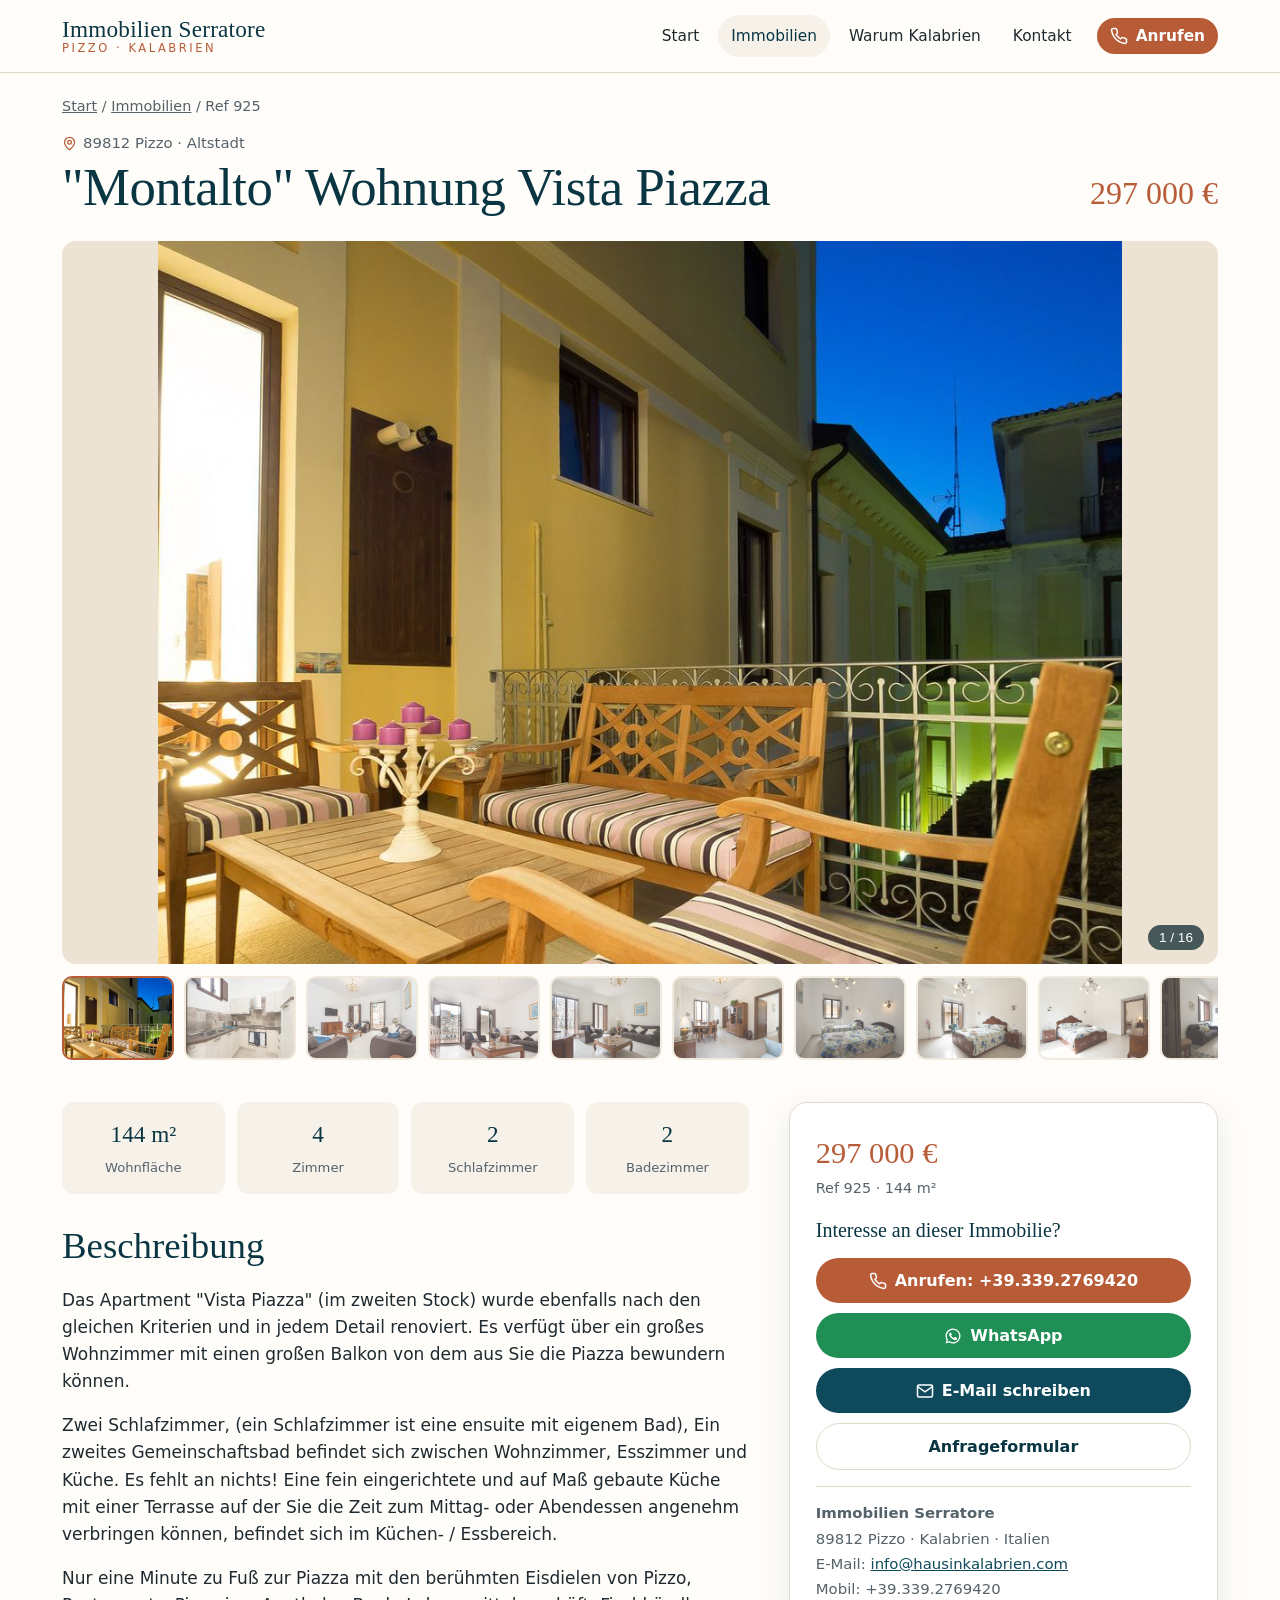
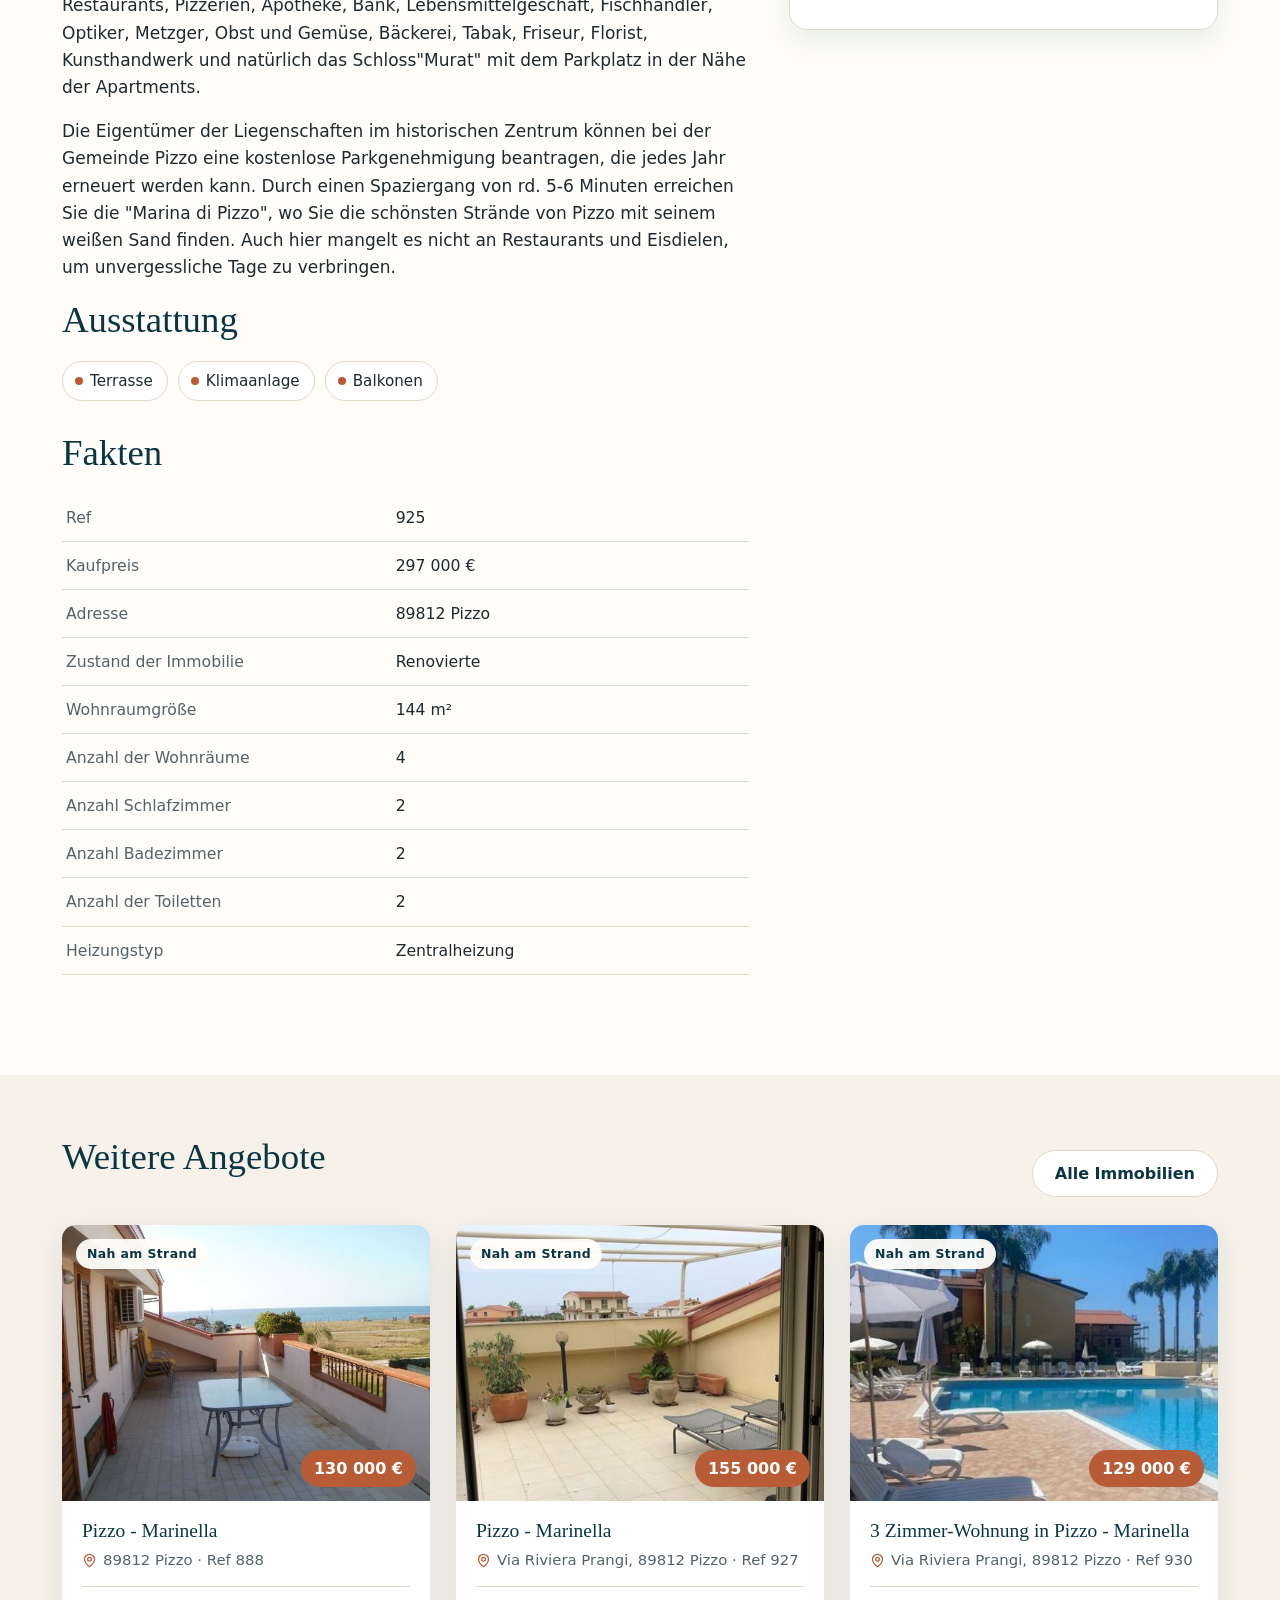
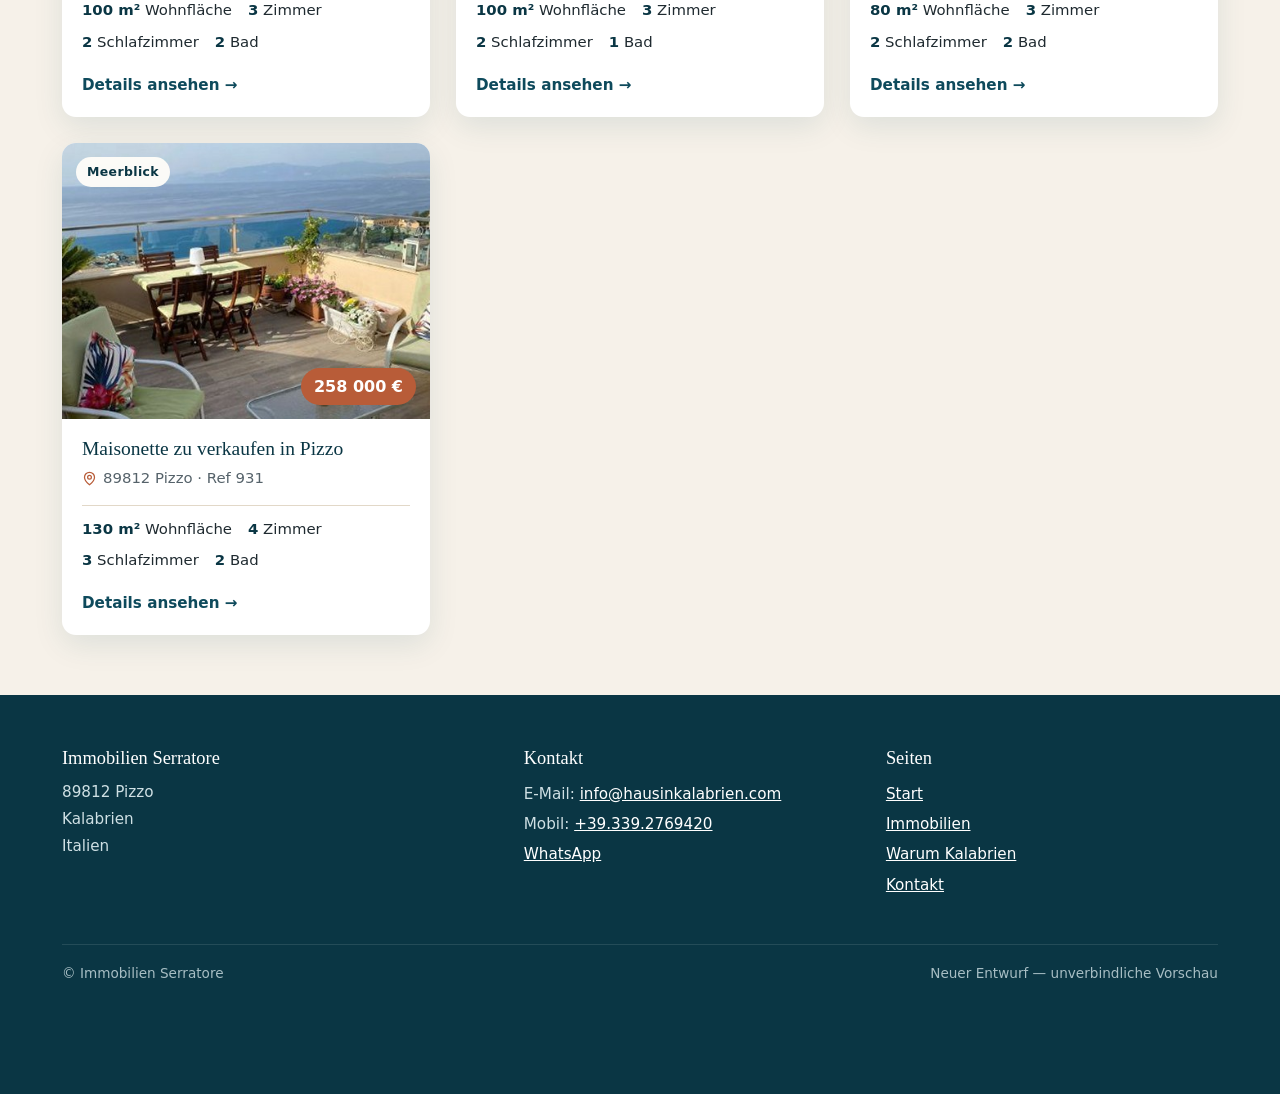
<file: objekt-925.html>
<!DOCTYPE html>
<html lang="de">
<head>
<meta charset="utf-8">
<meta name="viewport" content="width=device-width, initial-scale=1">
<title>&quot;Montalto&quot; Wohnung Vista Piazza – 297 000 € – Ref 925 | Immobilien Serratore</title>
<meta name="description" content="&quot;Montalto&quot; Wohnung Vista Piazza in 89812 Pizzo: 144 m², 4 Zimmer, 2 Schlafzimmer, Kaufpreis 297 000 €. Ref 925.">
<meta name="theme-color" content="#0e4a5c">
<link rel="icon" type="image/png" href="assets/favicon.png">
<link rel="stylesheet" href="assets/style.css?v=5">
</head>
<body>
<a class="skip" href="#inhalt">Zum Inhalt</a>
<header class="kopf">
 <div class="wrap">
  <a class="marke" href="index.html"><b>Immobilien Serratore</b><small>Pizzo · Kalabrien</small></a>
  <button class="menue" type="button" aria-expanded="false" aria-controls="nav">Menü</button>
  <nav class="nav" id="nav" aria-label="Hauptmenü"><a href="index.html">Start</a><a href="immobilien.html" aria-current="page">Immobilien</a><a href="warum-kalabrien.html">Warum Kalabrien</a><a href="kontakt.html">Kontakt</a><a class="knopf" href="tel:+393392769420"><svg viewBox="0 0 24 24" fill="none" stroke="currentColor" stroke-width="2" aria-hidden="true"><path d="M22 16.9v3a2 2 0 0 1-2.2 2 19.8 19.8 0 0 1-8.6-3.1 19.5 19.5 0 0 1-6-6A19.8 19.8 0 0 1 2.1 4.2 2 2 0 0 1 4.1 2h3a2 2 0 0 1 2 1.7c.1 1 .4 1.9.7 2.8a2 2 0 0 1-.5 2.1L8 9.9a16 16 0 0 0 6 6l1.3-1.3a2 2 0 0 1 2.1-.4c.9.3 1.8.6 2.8.7a2 2 0 0 1 1.7 2z"/></svg> Anrufen</a></nav>
 </div>
</header>
<main id="inhalt">
<div class="wrap">
 <nav class="pfad" aria-label="Pfad"><a href="index.html">Start</a> / <a href="immobilien.html">Immobilien</a> / Ref 925</nav>
 <div class="detailkopf"><div><div class="ort"><svg viewBox="0 0 24 24" fill="none" stroke="currentColor" stroke-width="2" aria-hidden="true"><path d="M20 10c0 6-8 12-8 12S4 16 4 10a8 8 0 1 1 16 0z"/><circle cx="12" cy="10" r="3"/></svg> 89812 Pizzo · Altstadt</div><h1>&quot;Montalto&quot; Wohnung Vista Piazza</h1></div><div class="preis">297 000 €</div></div>
 <div class="galerie" data-bilder='[{&quot;gross&quot;: &quot;bilder/objekt-32-01.jpg&quot;, &quot;b&quot;: 1067, &quot;h&quot;: 800}, {&quot;gross&quot;: &quot;bilder/objekt-32-02.jpg&quot;, &quot;b&quot;: 1067, &quot;h&quot;: 800}, {&quot;gross&quot;: &quot;bilder/objekt-32-03.jpg&quot;, &quot;b&quot;: 1067, &quot;h&quot;: 800}, {&quot;gross&quot;: &quot;bilder/objekt-32-04.jpg&quot;, &quot;b&quot;: 1067, &quot;h&quot;: 800}, {&quot;gross&quot;: &quot;bilder/objekt-32-05.jpg&quot;, &quot;b&quot;: 1067, &quot;h&quot;: 800}, {&quot;gross&quot;: &quot;bilder/objekt-32-06.jpg&quot;, &quot;b&quot;: 1067, &quot;h&quot;: 800}, {&quot;gross&quot;: &quot;bilder/objekt-32-07.jpg&quot;, &quot;b&quot;: 1067, &quot;h&quot;: 800}, {&quot;gross&quot;: &quot;bilder/objekt-32-08.jpg&quot;, &quot;b&quot;: 1067, &quot;h&quot;: 800}, {&quot;gross&quot;: &quot;bilder/objekt-32-09.jpg&quot;, &quot;b&quot;: 1067, &quot;h&quot;: 800}, {&quot;gross&quot;: &quot;bilder/objekt-32-10.jpg&quot;, &quot;b&quot;: 1067, &quot;h&quot;: 800}, {&quot;gross&quot;: &quot;bilder/objekt-32-11.jpg&quot;, &quot;b&quot;: 1067, &quot;h&quot;: 800}, {&quot;gross&quot;: &quot;bilder/objekt-32-12.jpg&quot;, &quot;b&quot;: 1067, &quot;h&quot;: 800}, {&quot;gross&quot;: &quot;bilder/objekt-32-13.jpg&quot;, &quot;b&quot;: 1067, &quot;h&quot;: 800}, {&quot;gross&quot;: &quot;bilder/objekt-32-14.jpg&quot;, &quot;b&quot;: 1067, &quot;h&quot;: 800}, {&quot;gross&quot;: &quot;bilder/objekt-32-15.jpg&quot;, &quot;b&quot;: 1067, &quot;h&quot;: 800}, {&quot;gross&quot;: &quot;bilder/objekt-32-16.jpg&quot;, &quot;b&quot;: 1067, &quot;h&quot;: 800}]'>
  <button class="haupt" type="button" aria-label="Foto vergrößern"><img src="bilder/objekt-32-01.jpg" alt="&quot;Montalto&quot; Wohnung Vista Piazza – Fotos" width="1067" height="800" fetchpriority="high"><span class="zahl">1 / 16</span></button>
  <div class="vorschau"><button type="button" aria-label="Foto 1 von 16" aria-current="true"><img src="bilder/objekt-32-01-klein.jpg" alt="" width="112" height="84" loading="lazy" decoding="async"></button><button type="button" aria-label="Foto 2 von 16" aria-current="false"><img src="bilder/objekt-32-02-klein.jpg" alt="" width="112" height="84" loading="lazy" decoding="async"></button><button type="button" aria-label="Foto 3 von 16" aria-current="false"><img src="bilder/objekt-32-03-klein.jpg" alt="" width="112" height="84" loading="lazy" decoding="async"></button><button type="button" aria-label="Foto 4 von 16" aria-current="false"><img src="bilder/objekt-32-04-klein.jpg" alt="" width="112" height="84" loading="lazy" decoding="async"></button><button type="button" aria-label="Foto 5 von 16" aria-current="false"><img src="bilder/objekt-32-05-klein.jpg" alt="" width="112" height="84" loading="lazy" decoding="async"></button><button type="button" aria-label="Foto 6 von 16" aria-current="false"><img src="bilder/objekt-32-06-klein.jpg" alt="" width="112" height="84" loading="lazy" decoding="async"></button><button type="button" aria-label="Foto 7 von 16" aria-current="false"><img src="bilder/objekt-32-07-klein.jpg" alt="" width="112" height="84" loading="lazy" decoding="async"></button><button type="button" aria-label="Foto 8 von 16" aria-current="false"><img src="bilder/objekt-32-08-klein.jpg" alt="" width="112" height="84" loading="lazy" decoding="async"></button><button type="button" aria-label="Foto 9 von 16" aria-current="false"><img src="bilder/objekt-32-09-klein.jpg" alt="" width="112" height="84" loading="lazy" decoding="async"></button><button type="button" aria-label="Foto 10 von 16" aria-current="false"><img src="bilder/objekt-32-10-klein.jpg" alt="" width="112" height="84" loading="lazy" decoding="async"></button><button type="button" aria-label="Foto 11 von 16" aria-current="false"><img src="bilder/objekt-32-11-klein.jpg" alt="" width="112" height="84" loading="lazy" decoding="async"></button><button type="button" aria-label="Foto 12 von 16" aria-current="false"><img src="bilder/objekt-32-12-klein.jpg" alt="" width="112" height="84" loading="lazy" decoding="async"></button><button type="button" aria-label="Foto 13 von 16" aria-current="false"><img src="bilder/objekt-32-13-klein.jpg" alt="" width="112" height="84" loading="lazy" decoding="async"></button><button type="button" aria-label="Foto 14 von 16" aria-current="false"><img src="bilder/objekt-32-14-klein.jpg" alt="" width="112" height="84" loading="lazy" decoding="async"></button><button type="button" aria-label="Foto 15 von 16" aria-current="false"><img src="bilder/objekt-32-15-klein.jpg" alt="" width="112" height="84" loading="lazy" decoding="async"></button><button type="button" aria-label="Foto 16 von 16" aria-current="false"><img src="bilder/objekt-32-16-klein.jpg" alt="" width="112" height="84" loading="lazy" decoding="async"></button></div>
 </div>
 <div class="detailraster">
  <div>
   <div class="kurzfakten"><div><b>144 m²</b><span>Wohnfläche</span></div><div><b>4</b><span>Zimmer</span></div><div><b>2</b><span>Schlafzimmer</span></div><div><b>2</b><span>Badezimmer</span></div></div>
   <h2>Beschreibung</h2>
   <div class="text"><p>Das Apartment &quot;Vista Piazza&quot; (im zweiten Stock) wurde ebenfalls nach den gleichen Kriterien und in jedem Detail renoviert. Es verfügt über ein großes Wohnzimmer mit einen großen Balkon von dem aus Sie die Piazza bewundern können.</p><p>Zwei Schlafzimmer, (ein Schlafzimmer ist eine ensuite mit eigenem Bad), Ein zweites Gemeinschaftsbad befindet sich zwischen Wohnzimmer, Esszimmer und Küche. Es fehlt an nichts! Eine fein eingerichtete und auf Maß gebaute Küche mit einer Terrasse auf der Sie die Zeit zum Mittag- oder Abendessen angenehm verbringen können, befindet sich im Küchen- / Essbereich.</p><p>Nur eine Minute zu Fuß zur Piazza mit den berühmten Eisdielen von Pizzo, Restaurants, Pizzerien, Apotheke, Bank, Lebensmittelgeschäft, Fischhändler, Optiker, Metzger, Obst und Gemüse, Bäckerei, Tabak, Friseur, Florist, Kunsthandwerk und natürlich das Schloss&quot;Murat&quot; mit dem Parkplatz in der Nähe der Apartments.</p><p>Die Eigentümer der Liegenschaften im historischen Zentrum können bei der Gemeinde Pizzo eine kostenlose Parkgenehmigung beantragen, die jedes Jahr erneuert werden kann. Durch einen Spaziergang von rd. 5-6 Minuten erreichen Sie die &quot;Marina di Pizzo&quot;, wo Sie die schönsten Strände von Pizzo mit seinem weißen Sand finden. Auch hier mangelt es nicht an Restaurants und Eisdielen, um unvergessliche Tage zu verbringen.</p></div>
   <h2>Ausstattung</h2>
   <ul class="ausstattung"><li>Terrasse</li><li>Klimaanlage</li><li>Balkonen</li></ul>
   <h2>Fakten</h2>
   <table class="fakten"><tr><th>Ref</th><td>925</td></tr><tr><th>Kaufpreis</th><td>297 000 €</td></tr><tr><th>Adresse</th><td>89812 Pizzo</td></tr><tr><th>Zustand der Immobilie</th><td>Renovierte</td></tr><tr><th>Wohnraumgröße</th><td>144 m²</td></tr><tr><th>Anzahl der Wohnräume</th><td>4</td></tr><tr><th>Anzahl Schlafzimmer</th><td>2</td></tr><tr><th>Anzahl Badezimmer</th><td>2</td></tr><tr><th>Anzahl der Toiletten</th><td>2</td></tr><tr><th>Heizungstyp</th><td>Zentralheizung</td></tr></table>
  </div>
  <aside class="anfrage" aria-label="Anfrage">
   <p class="preis">297 000 €</p>
   <p class="ref">Ref 925 · 144 m²</p>
   <h3>Interesse an dieser Immobilie?</h3>
   <div class="aktionen">
    <a class="knopf" href="tel:+393392769420"><svg viewBox="0 0 24 24" fill="none" stroke="currentColor" stroke-width="2" aria-hidden="true"><path d="M22 16.9v3a2 2 0 0 1-2.2 2 19.8 19.8 0 0 1-8.6-3.1 19.5 19.5 0 0 1-6-6A19.8 19.8 0 0 1 2.1 4.2 2 2 0 0 1 4.1 2h3a2 2 0 0 1 2 1.7c.1 1 .4 1.9.7 2.8a2 2 0 0 1-.5 2.1L8 9.9a16 16 0 0 0 6 6l1.3-1.3a2 2 0 0 1 2.1-.4c.9.3 1.8.6 2.8.7a2 2 0 0 1 1.7 2z"/></svg> Anrufen: +39.339.2769420</a>
    <a class="knopf wa" href="https://wa.me/393392769420?text=Guten%20Tag,%20ich%20interessiere%20mich%20für%20die%20Immobilie%20Ref%20925%20(&quot;Montalto&quot;%20Wohnung%20Vista%20Piazza)." rel="noopener"><svg viewBox="0 0 24 24" fill="currentColor" aria-hidden="true"><path d="M12 2a10 10 0 0 0-8.6 15.1L2 22l5-1.3A10 10 0 1 0 12 2zm0 18.2a8.2 8.2 0 0 1-4.2-1.2l-.3-.2-3 .8.8-2.9-.2-.3A8.2 8.2 0 1 1 12 20.2zm4.5-6.1c-.2-.1-1.5-.7-1.7-.8-.2-.1-.4-.1-.6.1l-.8 1c-.1.2-.3.2-.5.1a6.7 6.7 0 0 1-3.3-2.9c-.3-.4.2-.4.7-1.4.1-.2 0-.3 0-.4l-.8-1.8c-.2-.5-.4-.4-.6-.4h-.5a1 1 0 0 0-.7.3 3 3 0 0 0-.9 2.2 5.2 5.2 0 0 0 1.1 2.7 11.8 11.8 0 0 0 4.5 4c1.7.7 2.3.8 3.2.6.5-.1 1.5-.6 1.7-1.2.2-.6.2-1.1.2-1.2-.1-.1-.3-.2-.5-.3z"/></svg> WhatsApp</a>
    <a class="knopf meer" href="mailto:info@hausinkalabrien.com?subject=Anfrage%20Ref%20925"><svg viewBox="0 0 24 24" fill="none" stroke="currentColor" stroke-width="2" aria-hidden="true"><rect x="2" y="4" width="20" height="16" rx="2"/><path d="m22 6-10 7L2 6"/></svg> E-Mail schreiben</a>
    <a class="knopf hell" href="kontakt.html?objekt=925">Anfrageformular</a>
   </div>
   <address><b>Immobilien Serratore</b><br>89812 Pizzo · Kalabrien · Italien<br>E-Mail: <a href="mailto:info@hausinkalabrien.com">info@hausinkalabrien.com</a><br>Mobil: +39.339.2769420</address>
  </aside>
 </div>
</div>
<section class="weitere"><div class="wrap"><div class="kopfzeile"><h2>Weitere Angebote</h2><a class="knopf hell" href="immobilien.html">Alle Immobilien</a></div><div class="karten"><a class="karte" href="objekt-888.html" data-preis="130000" data-flaeche="100" data-ort="Pizzo" data-lage="Nah am Strand">
 <div class="foto"><img src="bilder/objekt-9-01-klein.jpg" alt="Pizzo - Marinella" width="640" height="480" loading="lazy" decoding="async"><span class="marker">Nah am Strand</span><span class="preisband">130 000 €</span></div>
 <div class="inhalt">
  <h3>Pizzo - Marinella</h3>
  <div class="ort"><svg viewBox="0 0 24 24" fill="none" stroke="currentColor" stroke-width="2" aria-hidden="true"><path d="M20 10c0 6-8 12-8 12S4 16 4 10a8 8 0 1 1 16 0z"/><circle cx="12" cy="10" r="3"/></svg> 89812 Pizzo · Ref 888</div>
  <div class="eckdaten"><span><b>100 m²</b> Wohnfläche</span><span><b>3</b> Zimmer</span><span><b>2</b> Schlafzimmer</span><span><b>2</b> Bad</span></div>
  <span class="mehr">Details ansehen →</span>
 </div>
</a><a class="karte" href="objekt-927.html" data-preis="155000" data-flaeche="100" data-ort="Pizzo" data-lage="Nah am Strand">
 <div class="foto"><img src="bilder/objekt-34-01-klein.jpg" alt="Pizzo - Marinella" width="640" height="480" loading="lazy" decoding="async"><span class="marker">Nah am Strand</span><span class="preisband">155 000 €</span></div>
 <div class="inhalt">
  <h3>Pizzo - Marinella</h3>
  <div class="ort"><svg viewBox="0 0 24 24" fill="none" stroke="currentColor" stroke-width="2" aria-hidden="true"><path d="M20 10c0 6-8 12-8 12S4 16 4 10a8 8 0 1 1 16 0z"/><circle cx="12" cy="10" r="3"/></svg> Via Riviera Prangi, 89812 Pizzo · Ref 927</div>
  <div class="eckdaten"><span><b>100 m²</b> Wohnfläche</span><span><b>3</b> Zimmer</span><span><b>2</b> Schlafzimmer</span><span><b>1</b> Bad</span></div>
  <span class="mehr">Details ansehen →</span>
 </div>
</a><a class="karte" href="objekt-930.html" data-preis="129000" data-flaeche="80" data-ort="Pizzo" data-lage="Nah am Strand">
 <div class="foto"><img src="bilder/objekt-36-01-klein.jpg" alt="3 Zimmer-Wohnung in Pizzo - Marinella" width="640" height="480" loading="lazy" decoding="async"><span class="marker">Nah am Strand</span><span class="preisband">129 000 €</span></div>
 <div class="inhalt">
  <h3>3 Zimmer-Wohnung in Pizzo - Marinella</h3>
  <div class="ort"><svg viewBox="0 0 24 24" fill="none" stroke="currentColor" stroke-width="2" aria-hidden="true"><path d="M20 10c0 6-8 12-8 12S4 16 4 10a8 8 0 1 1 16 0z"/><circle cx="12" cy="10" r="3"/></svg> Via Riviera Prangi, 89812 Pizzo · Ref 930</div>
  <div class="eckdaten"><span><b>80 m²</b> Wohnfläche</span><span><b>3</b> Zimmer</span><span><b>2</b> Schlafzimmer</span><span><b>2</b> Bad</span></div>
  <span class="mehr">Details ansehen →</span>
 </div>
</a><a class="karte" href="objekt-931.html" data-preis="258000" data-flaeche="130" data-ort="Pizzo" data-lage="Meerblick">
 <div class="foto"><img src="bilder/objekt-37-01-klein.jpg" alt="Maisonette zu verkaufen in Pizzo" width="640" height="480" loading="lazy" decoding="async"><span class="marker">Meerblick</span><span class="preisband">258 000 €</span></div>
 <div class="inhalt">
  <h3>Maisonette zu verkaufen in Pizzo</h3>
  <div class="ort"><svg viewBox="0 0 24 24" fill="none" stroke="currentColor" stroke-width="2" aria-hidden="true"><path d="M20 10c0 6-8 12-8 12S4 16 4 10a8 8 0 1 1 16 0z"/><circle cx="12" cy="10" r="3"/></svg> 89812 Pizzo · Ref 931</div>
  <div class="eckdaten"><span><b>130 m²</b> Wohnfläche</span><span><b>4</b> Zimmer</span><span><b>3</b> Schlafzimmer</span><span><b>2</b> Bad</span></div>
  <span class="mehr">Details ansehen →</span>
 </div>
</a></div></div></section>
<div class="lightbox" id="lightbox" role="dialog" aria-modal="true" aria-label="Fotos von &quot;Montalto&quot; Wohnung Vista Piazza">
 <img src="bilder/objekt-32-01.jpg" alt="&quot;Montalto&quot; Wohnung Vista Piazza – vergrößertes Foto">
 <button class="zu" type="button" aria-label="Schließen">×</button>
 <button class="zurueck" type="button" aria-label="Vorheriges Foto">‹</button>
 <button class="vor" type="button" aria-label="Nächstes Foto">›</button>
 <span class="lbzahl"></span>
</div>
</main>
<footer class="fuss">
 <div class="wrap">
  <div>
   <h3>Immobilien Serratore</h3>
   <address>89812 Pizzo<br>Kalabrien<br>Italien</address>
  </div>
  <div>
   <h3>Kontakt</h3>
   <ul>
    <li>E-Mail: <a href="mailto:info@hausinkalabrien.com">info@hausinkalabrien.com</a></li>
    <li>Mobil: <a href="tel:+393392769420">+39.339.2769420</a></li>
    <li><a href="https://wa.me/393392769420" rel="noopener">WhatsApp</a></li>
   </ul>
  </div>
  <div>
   <h3>Seiten</h3>
   <ul><li><a href="index.html">Start</a></li><li><a href="immobilien.html">Immobilien</a></li><li><a href="warum-kalabrien.html">Warum Kalabrien</a></li><li><a href="kontakt.html">Kontakt</a></li></ul>
  </div>
  <p class="vermerk"><span>© Immobilien Serratore</span><span>Neuer Entwurf — unverbindliche Vorschau</span></p>
 </div>
</footer>
<nav class="leiste" aria-label="Schnellkontakt">
 <a class="knopf" href="tel:+393392769420"><svg viewBox="0 0 24 24" fill="none" stroke="currentColor" stroke-width="2" aria-hidden="true"><path d="M22 16.9v3a2 2 0 0 1-2.2 2 19.8 19.8 0 0 1-8.6-3.1 19.5 19.5 0 0 1-6-6A19.8 19.8 0 0 1 2.1 4.2 2 2 0 0 1 4.1 2h3a2 2 0 0 1 2 1.7c.1 1 .4 1.9.7 2.8a2 2 0 0 1-.5 2.1L8 9.9a16 16 0 0 0 6 6l1.3-1.3a2 2 0 0 1 2.1-.4c.9.3 1.8.6 2.8.7a2 2 0 0 1 1.7 2z"/></svg> Anrufen</a>
 <a class="knopf wa" href="https://wa.me/393392769420" rel="noopener"><svg viewBox="0 0 24 24" fill="currentColor" aria-hidden="true"><path d="M12 2a10 10 0 0 0-8.6 15.1L2 22l5-1.3A10 10 0 1 0 12 2zm0 18.2a8.2 8.2 0 0 1-4.2-1.2l-.3-.2-3 .8.8-2.9-.2-.3A8.2 8.2 0 1 1 12 20.2zm4.5-6.1c-.2-.1-1.5-.7-1.7-.8-.2-.1-.4-.1-.6.1l-.8 1c-.1.2-.3.2-.5.1a6.7 6.7 0 0 1-3.3-2.9c-.3-.4.2-.4.7-1.4.1-.2 0-.3 0-.4l-.8-1.8c-.2-.5-.4-.4-.6-.4h-.5a1 1 0 0 0-.7.3 3 3 0 0 0-.9 2.2 5.2 5.2 0 0 0 1.1 2.7 11.8 11.8 0 0 0 4.5 4c1.7.7 2.3.8 3.2.6.5-.1 1.5-.6 1.7-1.2.2-.6.2-1.1.2-1.2-.1-.1-.3-.2-.5-.3z"/></svg> WhatsApp</a>
 <a class="knopf meer" href="mailto:info@hausinkalabrien.com"><svg viewBox="0 0 24 24" fill="none" stroke="currentColor" stroke-width="2" aria-hidden="true"><rect x="2" y="4" width="20" height="16" rx="2"/><path d="m22 6-10 7L2 6"/></svg> E-Mail</a>
</nav>
<script src="assets/site.js" defer></script>
</body>
</html>
</file>
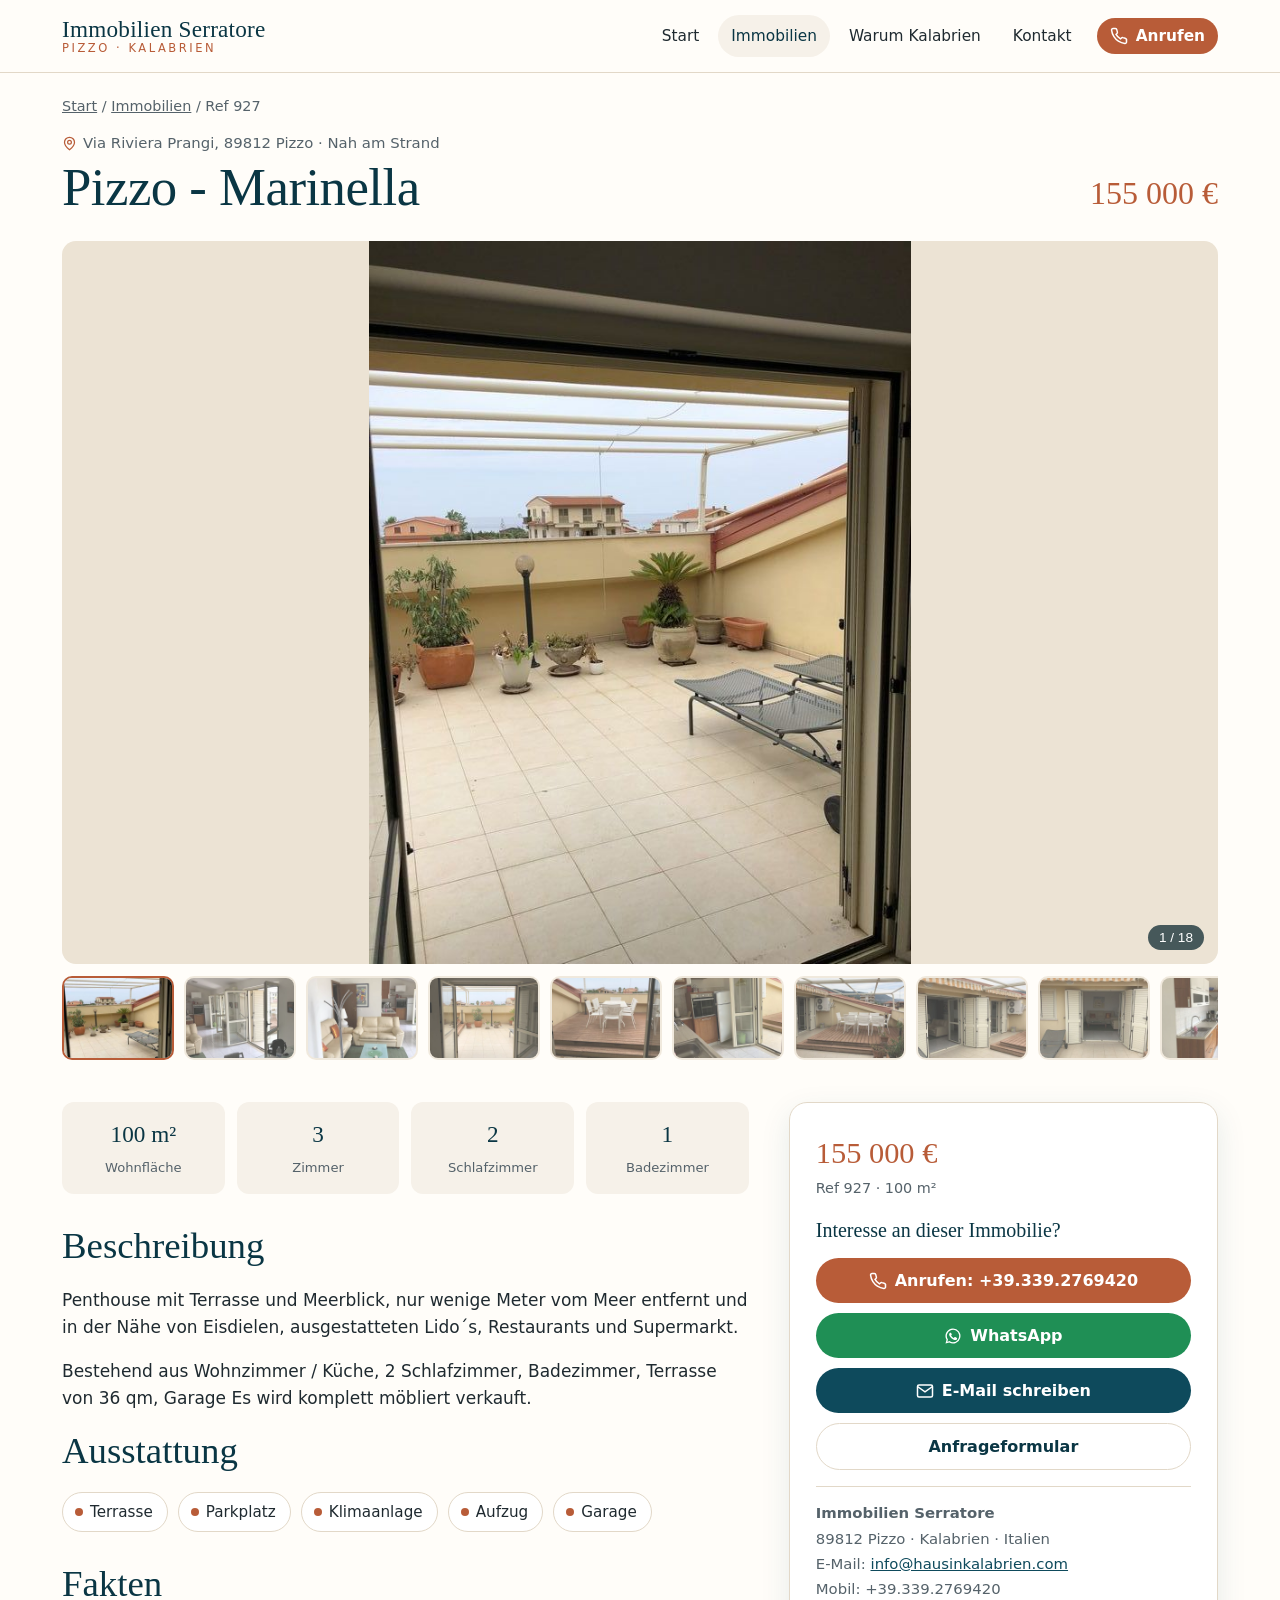
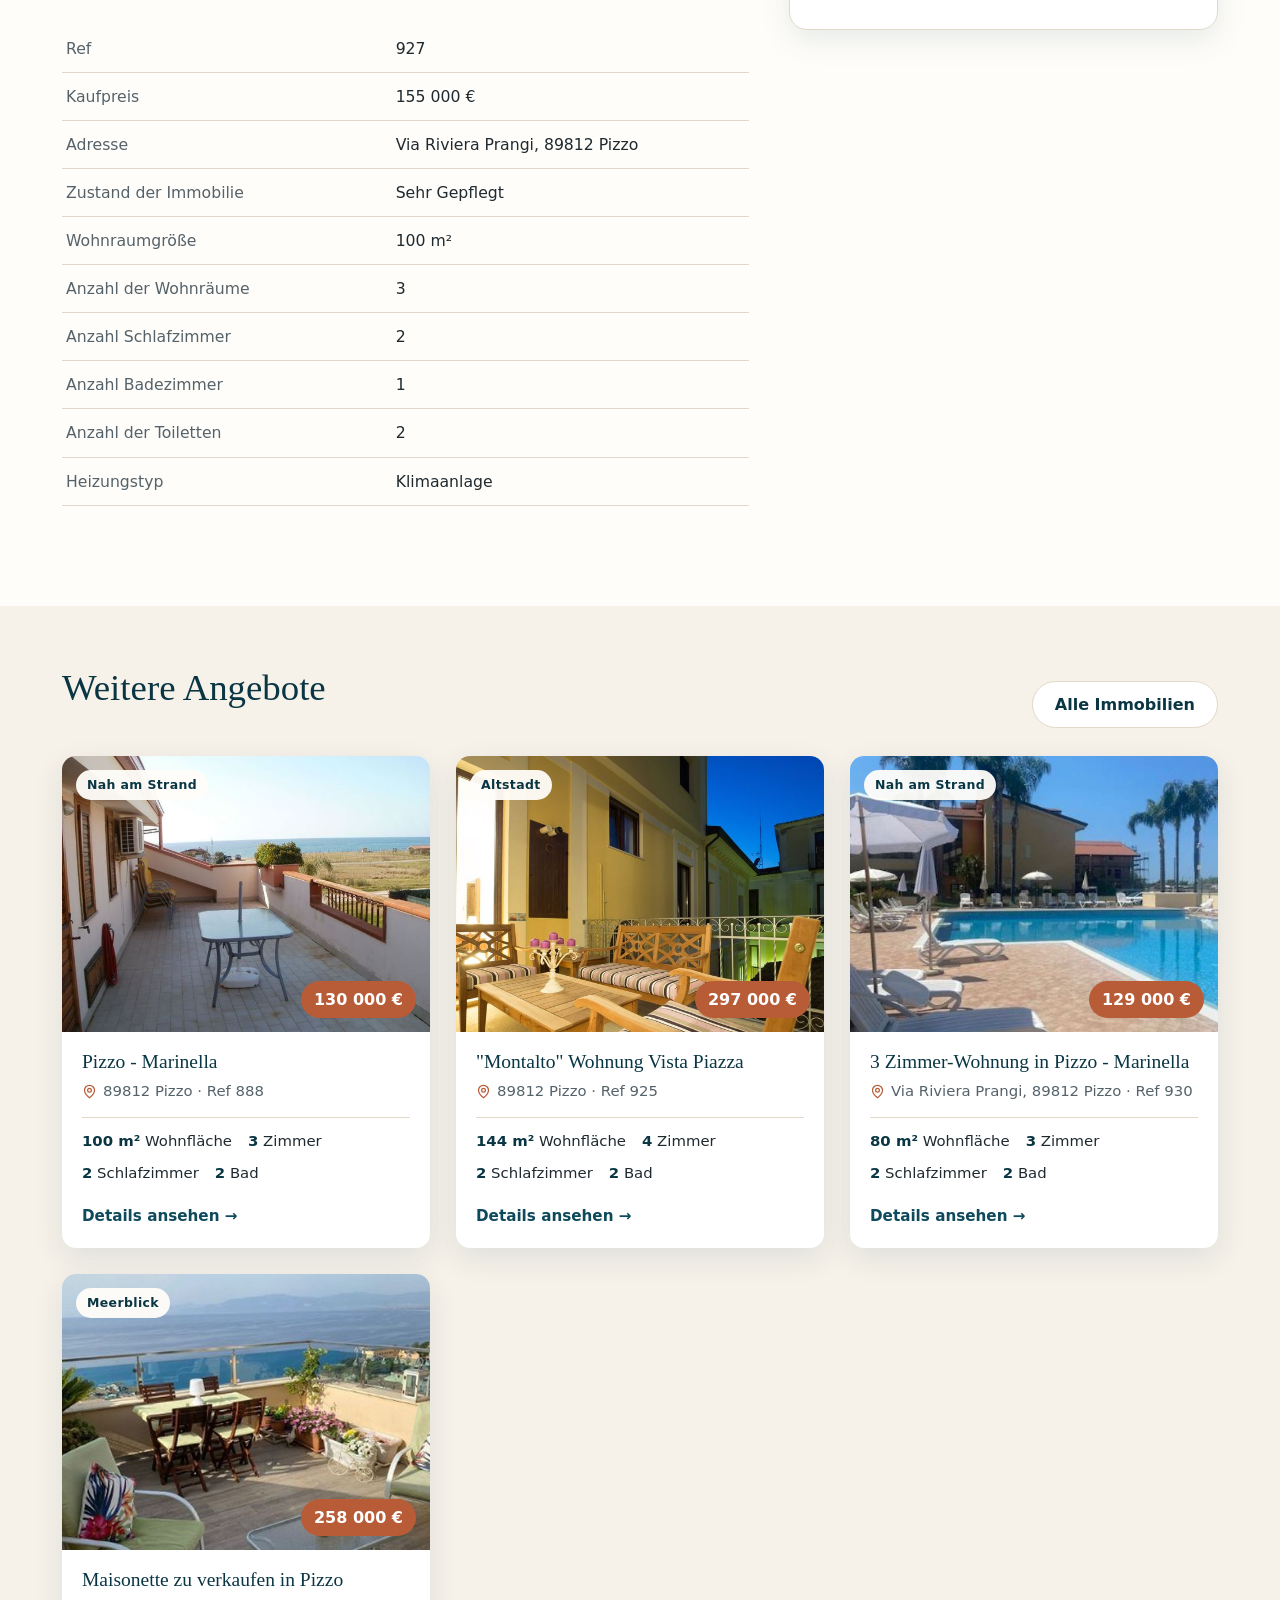
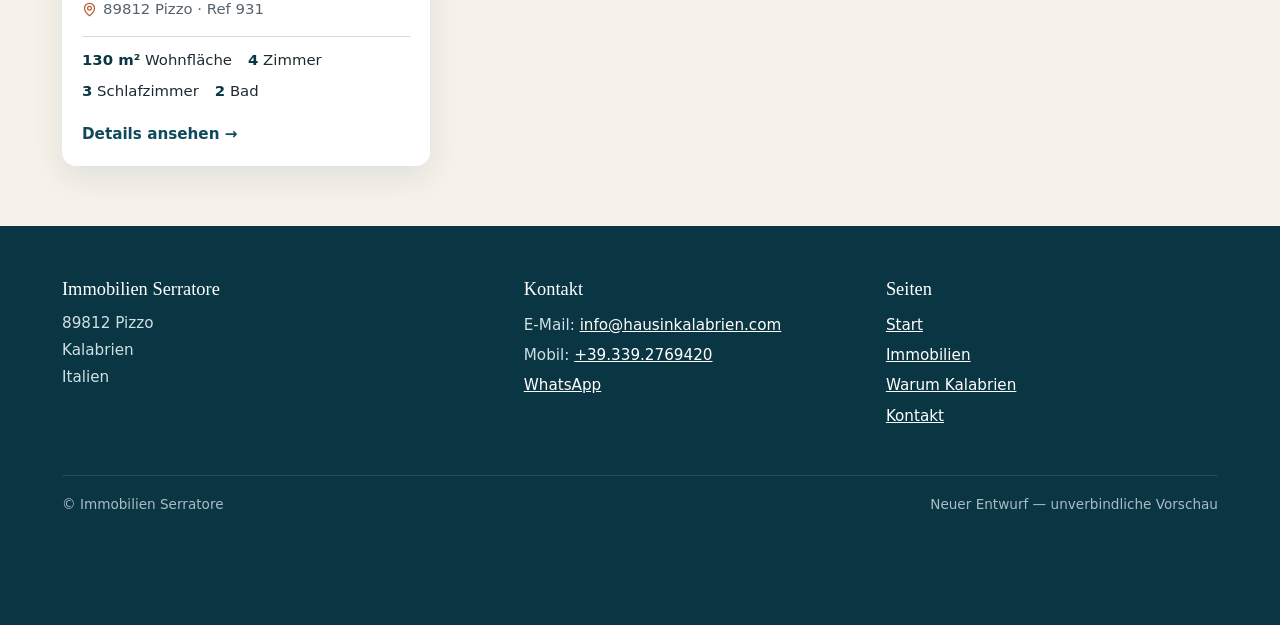
<file: objekt-927.html>
<!DOCTYPE html>
<html lang="de">
<head>
<meta charset="utf-8">
<meta name="viewport" content="width=device-width, initial-scale=1">
<title>Pizzo - Marinella – 155 000 € – Ref 927 | Immobilien Serratore</title>
<meta name="description" content="Pizzo - Marinella in Via Riviera Prangi, 89812 Pizzo: 100 m², 3 Zimmer, 2 Schlafzimmer, Kaufpreis 155 000 €. Ref 927.">
<meta name="theme-color" content="#0e4a5c">
<link rel="icon" type="image/png" href="assets/favicon.png">
<link rel="stylesheet" href="assets/style.css?v=5">
</head>
<body>
<a class="skip" href="#inhalt">Zum Inhalt</a>
<header class="kopf">
 <div class="wrap">
  <a class="marke" href="index.html"><b>Immobilien Serratore</b><small>Pizzo · Kalabrien</small></a>
  <button class="menue" type="button" aria-expanded="false" aria-controls="nav">Menü</button>
  <nav class="nav" id="nav" aria-label="Hauptmenü"><a href="index.html">Start</a><a href="immobilien.html" aria-current="page">Immobilien</a><a href="warum-kalabrien.html">Warum Kalabrien</a><a href="kontakt.html">Kontakt</a><a class="knopf" href="tel:+393392769420"><svg viewBox="0 0 24 24" fill="none" stroke="currentColor" stroke-width="2" aria-hidden="true"><path d="M22 16.9v3a2 2 0 0 1-2.2 2 19.8 19.8 0 0 1-8.6-3.1 19.5 19.5 0 0 1-6-6A19.8 19.8 0 0 1 2.1 4.2 2 2 0 0 1 4.1 2h3a2 2 0 0 1 2 1.7c.1 1 .4 1.9.7 2.8a2 2 0 0 1-.5 2.1L8 9.9a16 16 0 0 0 6 6l1.3-1.3a2 2 0 0 1 2.1-.4c.9.3 1.8.6 2.8.7a2 2 0 0 1 1.7 2z"/></svg> Anrufen</a></nav>
 </div>
</header>
<main id="inhalt">
<div class="wrap">
 <nav class="pfad" aria-label="Pfad"><a href="index.html">Start</a> / <a href="immobilien.html">Immobilien</a> / Ref 927</nav>
 <div class="detailkopf"><div><div class="ort"><svg viewBox="0 0 24 24" fill="none" stroke="currentColor" stroke-width="2" aria-hidden="true"><path d="M20 10c0 6-8 12-8 12S4 16 4 10a8 8 0 1 1 16 0z"/><circle cx="12" cy="10" r="3"/></svg> Via Riviera Prangi, 89812 Pizzo · Nah am Strand</div><h1>Pizzo - Marinella</h1></div><div class="preis">155 000 €</div></div>
 <div class="galerie" data-bilder='[{&quot;gross&quot;: &quot;bilder/objekt-34-01.jpg&quot;, &quot;b&quot;: 600, &quot;h&quot;: 800}, {&quot;gross&quot;: &quot;bilder/objekt-34-02.jpg&quot;, &quot;b&quot;: 600, &quot;h&quot;: 800}, {&quot;gross&quot;: &quot;bilder/objekt-34-03.jpg&quot;, &quot;b&quot;: 600, &quot;h&quot;: 800}, {&quot;gross&quot;: &quot;bilder/objekt-34-04.jpg&quot;, &quot;b&quot;: 600, &quot;h&quot;: 800}, {&quot;gross&quot;: &quot;bilder/objekt-34-05.jpg&quot;, &quot;b&quot;: 600, &quot;h&quot;: 800}, {&quot;gross&quot;: &quot;bilder/objekt-34-06.jpg&quot;, &quot;b&quot;: 600, &quot;h&quot;: 800}, {&quot;gross&quot;: &quot;bilder/objekt-34-07.jpg&quot;, &quot;b&quot;: 600, &quot;h&quot;: 800}, {&quot;gross&quot;: &quot;bilder/objekt-34-08.jpg&quot;, &quot;b&quot;: 600, &quot;h&quot;: 800}, {&quot;gross&quot;: &quot;bilder/objekt-34-09.jpg&quot;, &quot;b&quot;: 600, &quot;h&quot;: 800}, {&quot;gross&quot;: &quot;bilder/objekt-34-10.jpg&quot;, &quot;b&quot;: 600, &quot;h&quot;: 800}, {&quot;gross&quot;: &quot;bilder/objekt-34-11.jpg&quot;, &quot;b&quot;: 600, &quot;h&quot;: 800}, {&quot;gross&quot;: &quot;bilder/objekt-34-12.jpg&quot;, &quot;b&quot;: 600, &quot;h&quot;: 800}, {&quot;gross&quot;: &quot;bilder/objekt-34-13.jpg&quot;, &quot;b&quot;: 600, &quot;h&quot;: 800}, {&quot;gross&quot;: &quot;bilder/objekt-34-14.jpg&quot;, &quot;b&quot;: 600, &quot;h&quot;: 800}, {&quot;gross&quot;: &quot;bilder/objekt-34-15.jpg&quot;, &quot;b&quot;: 600, &quot;h&quot;: 800}, {&quot;gross&quot;: &quot;bilder/objekt-34-16.jpg&quot;, &quot;b&quot;: 600, &quot;h&quot;: 800}, {&quot;gross&quot;: &quot;bilder/objekt-34-17.jpg&quot;, &quot;b&quot;: 600, &quot;h&quot;: 800}, {&quot;gross&quot;: &quot;bilder/objekt-34-18.jpg&quot;, &quot;b&quot;: 600, &quot;h&quot;: 800}]'>
  <button class="haupt" type="button" aria-label="Foto vergrößern"><img src="bilder/objekt-34-01.jpg" alt="Pizzo - Marinella – Fotos" width="600" height="800" fetchpriority="high"><span class="zahl">1 / 18</span></button>
  <div class="vorschau"><button type="button" aria-label="Foto 1 von 18" aria-current="true"><img src="bilder/objekt-34-01-klein.jpg" alt="" width="112" height="84" loading="lazy" decoding="async"></button><button type="button" aria-label="Foto 2 von 18" aria-current="false"><img src="bilder/objekt-34-02-klein.jpg" alt="" width="112" height="84" loading="lazy" decoding="async"></button><button type="button" aria-label="Foto 3 von 18" aria-current="false"><img src="bilder/objekt-34-03-klein.jpg" alt="" width="112" height="84" loading="lazy" decoding="async"></button><button type="button" aria-label="Foto 4 von 18" aria-current="false"><img src="bilder/objekt-34-04-klein.jpg" alt="" width="112" height="84" loading="lazy" decoding="async"></button><button type="button" aria-label="Foto 5 von 18" aria-current="false"><img src="bilder/objekt-34-05-klein.jpg" alt="" width="112" height="84" loading="lazy" decoding="async"></button><button type="button" aria-label="Foto 6 von 18" aria-current="false"><img src="bilder/objekt-34-06-klein.jpg" alt="" width="112" height="84" loading="lazy" decoding="async"></button><button type="button" aria-label="Foto 7 von 18" aria-current="false"><img src="bilder/objekt-34-07-klein.jpg" alt="" width="112" height="84" loading="lazy" decoding="async"></button><button type="button" aria-label="Foto 8 von 18" aria-current="false"><img src="bilder/objekt-34-08-klein.jpg" alt="" width="112" height="84" loading="lazy" decoding="async"></button><button type="button" aria-label="Foto 9 von 18" aria-current="false"><img src="bilder/objekt-34-09-klein.jpg" alt="" width="112" height="84" loading="lazy" decoding="async"></button><button type="button" aria-label="Foto 10 von 18" aria-current="false"><img src="bilder/objekt-34-10-klein.jpg" alt="" width="112" height="84" loading="lazy" decoding="async"></button><button type="button" aria-label="Foto 11 von 18" aria-current="false"><img src="bilder/objekt-34-11-klein.jpg" alt="" width="112" height="84" loading="lazy" decoding="async"></button><button type="button" aria-label="Foto 12 von 18" aria-current="false"><img src="bilder/objekt-34-12-klein.jpg" alt="" width="112" height="84" loading="lazy" decoding="async"></button><button type="button" aria-label="Foto 13 von 18" aria-current="false"><img src="bilder/objekt-34-13-klein.jpg" alt="" width="112" height="84" loading="lazy" decoding="async"></button><button type="button" aria-label="Foto 14 von 18" aria-current="false"><img src="bilder/objekt-34-14-klein.jpg" alt="" width="112" height="84" loading="lazy" decoding="async"></button><button type="button" aria-label="Foto 15 von 18" aria-current="false"><img src="bilder/objekt-34-15-klein.jpg" alt="" width="112" height="84" loading="lazy" decoding="async"></button><button type="button" aria-label="Foto 16 von 18" aria-current="false"><img src="bilder/objekt-34-16-klein.jpg" alt="" width="112" height="84" loading="lazy" decoding="async"></button><button type="button" aria-label="Foto 17 von 18" aria-current="false"><img src="bilder/objekt-34-17-klein.jpg" alt="" width="112" height="84" loading="lazy" decoding="async"></button><button type="button" aria-label="Foto 18 von 18" aria-current="false"><img src="bilder/objekt-34-18-klein.jpg" alt="" width="112" height="84" loading="lazy" decoding="async"></button></div>
 </div>
 <div class="detailraster">
  <div>
   <div class="kurzfakten"><div><b>100 m²</b><span>Wohnfläche</span></div><div><b>3</b><span>Zimmer</span></div><div><b>2</b><span>Schlafzimmer</span></div><div><b>1</b><span>Badezimmer</span></div></div>
   <h2>Beschreibung</h2>
   <div class="text"><p>Penthouse mit Terrasse und Meerblick, nur wenige Meter vom Meer entfernt und in der Nähe von Eisdielen, ausgestatteten Lido´s, Restaurants und Supermarkt.</p><p>Bestehend aus Wohnzimmer / Küche, 2 Schlafzimmer, Badezimmer, Terrasse von 36 qm, Garage Es wird komplett möbliert verkauft.</p></div>
   <h2>Ausstattung</h2>
   <ul class="ausstattung"><li>Terrasse</li><li>Parkplatz</li><li>Klimaanlage</li><li>Aufzug</li><li>Garage</li></ul>
   <h2>Fakten</h2>
   <table class="fakten"><tr><th>Ref</th><td>927</td></tr><tr><th>Kaufpreis</th><td>155 000 €</td></tr><tr><th>Adresse</th><td>Via Riviera Prangi, 89812 Pizzo</td></tr><tr><th>Zustand der Immobilie</th><td>Sehr Gepflegt</td></tr><tr><th>Wohnraumgröße</th><td>100 m²</td></tr><tr><th>Anzahl der Wohnräume</th><td>3</td></tr><tr><th>Anzahl Schlafzimmer</th><td>2</td></tr><tr><th>Anzahl Badezimmer</th><td>1</td></tr><tr><th>Anzahl der Toiletten</th><td>2</td></tr><tr><th>Heizungstyp</th><td>Klimaanlage</td></tr></table>
  </div>
  <aside class="anfrage" aria-label="Anfrage">
   <p class="preis">155 000 €</p>
   <p class="ref">Ref 927 · 100 m²</p>
   <h3>Interesse an dieser Immobilie?</h3>
   <div class="aktionen">
    <a class="knopf" href="tel:+393392769420"><svg viewBox="0 0 24 24" fill="none" stroke="currentColor" stroke-width="2" aria-hidden="true"><path d="M22 16.9v3a2 2 0 0 1-2.2 2 19.8 19.8 0 0 1-8.6-3.1 19.5 19.5 0 0 1-6-6A19.8 19.8 0 0 1 2.1 4.2 2 2 0 0 1 4.1 2h3a2 2 0 0 1 2 1.7c.1 1 .4 1.9.7 2.8a2 2 0 0 1-.5 2.1L8 9.9a16 16 0 0 0 6 6l1.3-1.3a2 2 0 0 1 2.1-.4c.9.3 1.8.6 2.8.7a2 2 0 0 1 1.7 2z"/></svg> Anrufen: +39.339.2769420</a>
    <a class="knopf wa" href="https://wa.me/393392769420?text=Guten%20Tag,%20ich%20interessiere%20mich%20für%20die%20Immobilie%20Ref%20927%20(Pizzo%20-%20Marinella)." rel="noopener"><svg viewBox="0 0 24 24" fill="currentColor" aria-hidden="true"><path d="M12 2a10 10 0 0 0-8.6 15.1L2 22l5-1.3A10 10 0 1 0 12 2zm0 18.2a8.2 8.2 0 0 1-4.2-1.2l-.3-.2-3 .8.8-2.9-.2-.3A8.2 8.2 0 1 1 12 20.2zm4.5-6.1c-.2-.1-1.5-.7-1.7-.8-.2-.1-.4-.1-.6.1l-.8 1c-.1.2-.3.2-.5.1a6.7 6.7 0 0 1-3.3-2.9c-.3-.4.2-.4.7-1.4.1-.2 0-.3 0-.4l-.8-1.8c-.2-.5-.4-.4-.6-.4h-.5a1 1 0 0 0-.7.3 3 3 0 0 0-.9 2.2 5.2 5.2 0 0 0 1.1 2.7 11.8 11.8 0 0 0 4.5 4c1.7.7 2.3.8 3.2.6.5-.1 1.5-.6 1.7-1.2.2-.6.2-1.1.2-1.2-.1-.1-.3-.2-.5-.3z"/></svg> WhatsApp</a>
    <a class="knopf meer" href="mailto:info@hausinkalabrien.com?subject=Anfrage%20Ref%20927"><svg viewBox="0 0 24 24" fill="none" stroke="currentColor" stroke-width="2" aria-hidden="true"><rect x="2" y="4" width="20" height="16" rx="2"/><path d="m22 6-10 7L2 6"/></svg> E-Mail schreiben</a>
    <a class="knopf hell" href="kontakt.html?objekt=927">Anfrageformular</a>
   </div>
   <address><b>Immobilien Serratore</b><br>89812 Pizzo · Kalabrien · Italien<br>E-Mail: <a href="mailto:info@hausinkalabrien.com">info@hausinkalabrien.com</a><br>Mobil: +39.339.2769420</address>
  </aside>
 </div>
</div>
<section class="weitere"><div class="wrap"><div class="kopfzeile"><h2>Weitere Angebote</h2><a class="knopf hell" href="immobilien.html">Alle Immobilien</a></div><div class="karten"><a class="karte" href="objekt-888.html" data-preis="130000" data-flaeche="100" data-ort="Pizzo" data-lage="Nah am Strand">
 <div class="foto"><img src="bilder/objekt-9-01-klein.jpg" alt="Pizzo - Marinella" width="640" height="480" loading="lazy" decoding="async"><span class="marker">Nah am Strand</span><span class="preisband">130 000 €</span></div>
 <div class="inhalt">
  <h3>Pizzo - Marinella</h3>
  <div class="ort"><svg viewBox="0 0 24 24" fill="none" stroke="currentColor" stroke-width="2" aria-hidden="true"><path d="M20 10c0 6-8 12-8 12S4 16 4 10a8 8 0 1 1 16 0z"/><circle cx="12" cy="10" r="3"/></svg> 89812 Pizzo · Ref 888</div>
  <div class="eckdaten"><span><b>100 m²</b> Wohnfläche</span><span><b>3</b> Zimmer</span><span><b>2</b> Schlafzimmer</span><span><b>2</b> Bad</span></div>
  <span class="mehr">Details ansehen →</span>
 </div>
</a><a class="karte" href="objekt-925.html" data-preis="297000" data-flaeche="144" data-ort="Pizzo" data-lage="Altstadt">
 <div class="foto"><img src="bilder/objekt-32-01-klein.jpg" alt="&quot;Montalto&quot; Wohnung Vista Piazza" width="640" height="480" loading="lazy" decoding="async"><span class="marker">Altstadt</span><span class="preisband">297 000 €</span></div>
 <div class="inhalt">
  <h3>&quot;Montalto&quot; Wohnung Vista Piazza</h3>
  <div class="ort"><svg viewBox="0 0 24 24" fill="none" stroke="currentColor" stroke-width="2" aria-hidden="true"><path d="M20 10c0 6-8 12-8 12S4 16 4 10a8 8 0 1 1 16 0z"/><circle cx="12" cy="10" r="3"/></svg> 89812 Pizzo · Ref 925</div>
  <div class="eckdaten"><span><b>144 m²</b> Wohnfläche</span><span><b>4</b> Zimmer</span><span><b>2</b> Schlafzimmer</span><span><b>2</b> Bad</span></div>
  <span class="mehr">Details ansehen →</span>
 </div>
</a><a class="karte" href="objekt-930.html" data-preis="129000" data-flaeche="80" data-ort="Pizzo" data-lage="Nah am Strand">
 <div class="foto"><img src="bilder/objekt-36-01-klein.jpg" alt="3 Zimmer-Wohnung in Pizzo - Marinella" width="640" height="480" loading="lazy" decoding="async"><span class="marker">Nah am Strand</span><span class="preisband">129 000 €</span></div>
 <div class="inhalt">
  <h3>3 Zimmer-Wohnung in Pizzo - Marinella</h3>
  <div class="ort"><svg viewBox="0 0 24 24" fill="none" stroke="currentColor" stroke-width="2" aria-hidden="true"><path d="M20 10c0 6-8 12-8 12S4 16 4 10a8 8 0 1 1 16 0z"/><circle cx="12" cy="10" r="3"/></svg> Via Riviera Prangi, 89812 Pizzo · Ref 930</div>
  <div class="eckdaten"><span><b>80 m²</b> Wohnfläche</span><span><b>3</b> Zimmer</span><span><b>2</b> Schlafzimmer</span><span><b>2</b> Bad</span></div>
  <span class="mehr">Details ansehen →</span>
 </div>
</a><a class="karte" href="objekt-931.html" data-preis="258000" data-flaeche="130" data-ort="Pizzo" data-lage="Meerblick">
 <div class="foto"><img src="bilder/objekt-37-01-klein.jpg" alt="Maisonette zu verkaufen in Pizzo" width="640" height="480" loading="lazy" decoding="async"><span class="marker">Meerblick</span><span class="preisband">258 000 €</span></div>
 <div class="inhalt">
  <h3>Maisonette zu verkaufen in Pizzo</h3>
  <div class="ort"><svg viewBox="0 0 24 24" fill="none" stroke="currentColor" stroke-width="2" aria-hidden="true"><path d="M20 10c0 6-8 12-8 12S4 16 4 10a8 8 0 1 1 16 0z"/><circle cx="12" cy="10" r="3"/></svg> 89812 Pizzo · Ref 931</div>
  <div class="eckdaten"><span><b>130 m²</b> Wohnfläche</span><span><b>4</b> Zimmer</span><span><b>3</b> Schlafzimmer</span><span><b>2</b> Bad</span></div>
  <span class="mehr">Details ansehen →</span>
 </div>
</a></div></div></section>
<div class="lightbox" id="lightbox" role="dialog" aria-modal="true" aria-label="Fotos von Pizzo - Marinella">
 <img src="bilder/objekt-34-01.jpg" alt="Pizzo - Marinella – vergrößertes Foto">
 <button class="zu" type="button" aria-label="Schließen">×</button>
 <button class="zurueck" type="button" aria-label="Vorheriges Foto">‹</button>
 <button class="vor" type="button" aria-label="Nächstes Foto">›</button>
 <span class="lbzahl"></span>
</div>
</main>
<footer class="fuss">
 <div class="wrap">
  <div>
   <h3>Immobilien Serratore</h3>
   <address>89812 Pizzo<br>Kalabrien<br>Italien</address>
  </div>
  <div>
   <h3>Kontakt</h3>
   <ul>
    <li>E-Mail: <a href="mailto:info@hausinkalabrien.com">info@hausinkalabrien.com</a></li>
    <li>Mobil: <a href="tel:+393392769420">+39.339.2769420</a></li>
    <li><a href="https://wa.me/393392769420" rel="noopener">WhatsApp</a></li>
   </ul>
  </div>
  <div>
   <h3>Seiten</h3>
   <ul><li><a href="index.html">Start</a></li><li><a href="immobilien.html">Immobilien</a></li><li><a href="warum-kalabrien.html">Warum Kalabrien</a></li><li><a href="kontakt.html">Kontakt</a></li></ul>
  </div>
  <p class="vermerk"><span>© Immobilien Serratore</span><span>Neuer Entwurf — unverbindliche Vorschau</span></p>
 </div>
</footer>
<nav class="leiste" aria-label="Schnellkontakt">
 <a class="knopf" href="tel:+393392769420"><svg viewBox="0 0 24 24" fill="none" stroke="currentColor" stroke-width="2" aria-hidden="true"><path d="M22 16.9v3a2 2 0 0 1-2.2 2 19.8 19.8 0 0 1-8.6-3.1 19.5 19.5 0 0 1-6-6A19.8 19.8 0 0 1 2.1 4.2 2 2 0 0 1 4.1 2h3a2 2 0 0 1 2 1.7c.1 1 .4 1.9.7 2.8a2 2 0 0 1-.5 2.1L8 9.9a16 16 0 0 0 6 6l1.3-1.3a2 2 0 0 1 2.1-.4c.9.3 1.8.6 2.8.7a2 2 0 0 1 1.7 2z"/></svg> Anrufen</a>
 <a class="knopf wa" href="https://wa.me/393392769420" rel="noopener"><svg viewBox="0 0 24 24" fill="currentColor" aria-hidden="true"><path d="M12 2a10 10 0 0 0-8.6 15.1L2 22l5-1.3A10 10 0 1 0 12 2zm0 18.2a8.2 8.2 0 0 1-4.2-1.2l-.3-.2-3 .8.8-2.9-.2-.3A8.2 8.2 0 1 1 12 20.2zm4.5-6.1c-.2-.1-1.5-.7-1.7-.8-.2-.1-.4-.1-.6.1l-.8 1c-.1.2-.3.2-.5.1a6.7 6.7 0 0 1-3.3-2.9c-.3-.4.2-.4.7-1.4.1-.2 0-.3 0-.4l-.8-1.8c-.2-.5-.4-.4-.6-.4h-.5a1 1 0 0 0-.7.3 3 3 0 0 0-.9 2.2 5.2 5.2 0 0 0 1.1 2.7 11.8 11.8 0 0 0 4.5 4c1.7.7 2.3.8 3.2.6.5-.1 1.5-.6 1.7-1.2.2-.6.2-1.1.2-1.2-.1-.1-.3-.2-.5-.3z"/></svg> WhatsApp</a>
 <a class="knopf meer" href="mailto:info@hausinkalabrien.com"><svg viewBox="0 0 24 24" fill="none" stroke="currentColor" stroke-width="2" aria-hidden="true"><rect x="2" y="4" width="20" height="16" rx="2"/><path d="m22 6-10 7L2 6"/></svg> E-Mail</a>
</nav>
<script src="assets/site.js" defer></script>
</body>
</html>
</file>
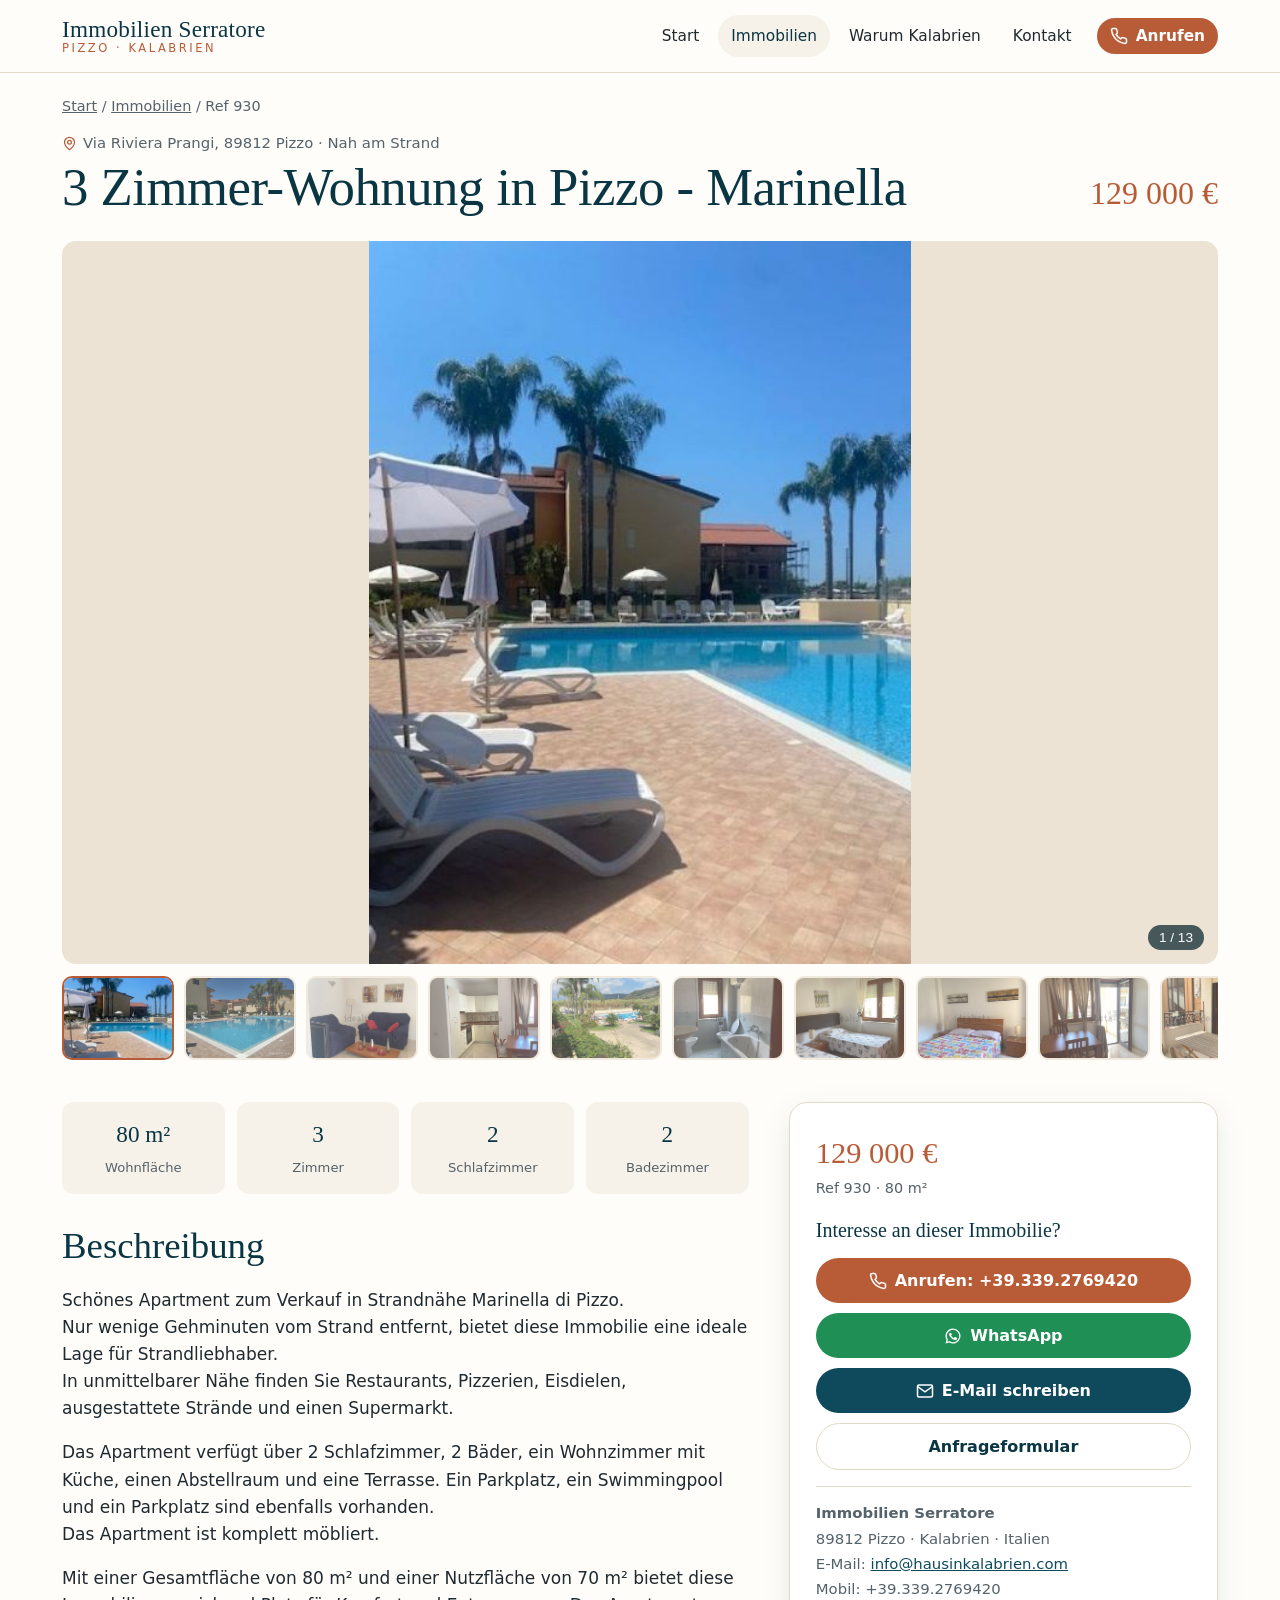
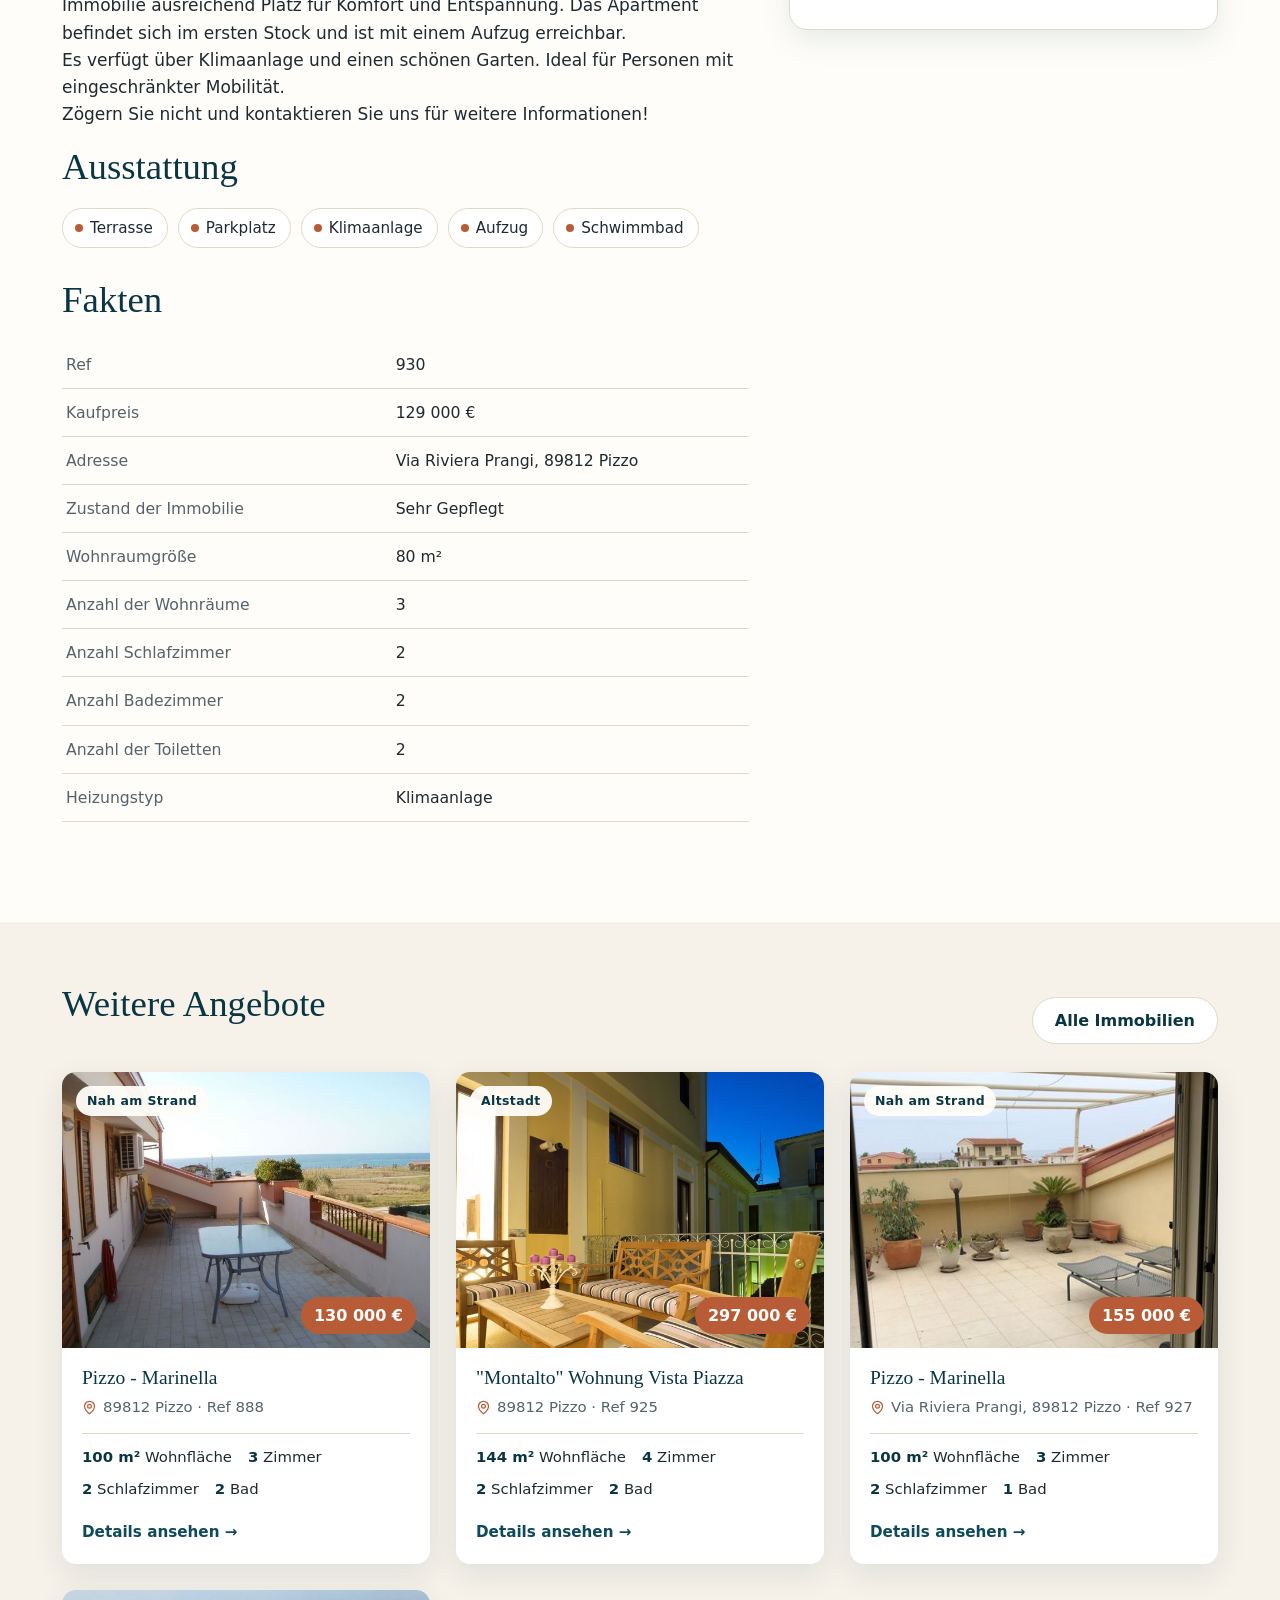
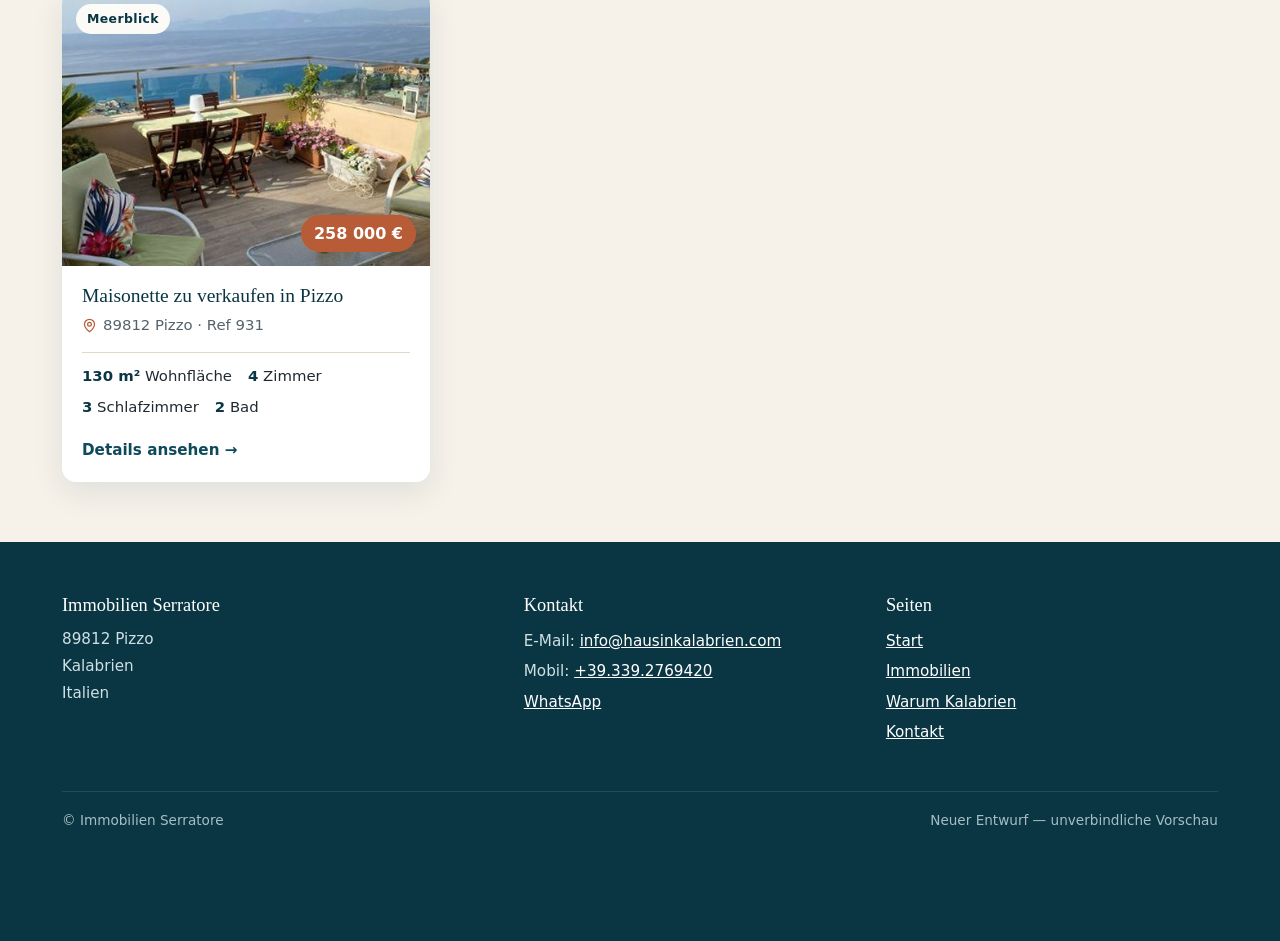
<file: objekt-930.html>
<!DOCTYPE html>
<html lang="de">
<head>
<meta charset="utf-8">
<meta name="viewport" content="width=device-width, initial-scale=1">
<title>3 Zimmer-Wohnung in Pizzo - Marinella – 129 000 € – Ref 930 | Immobilien Serratore</title>
<meta name="description" content="3 Zimmer-Wohnung in Pizzo - Marinella in Via Riviera Prangi, 89812 Pizzo: 80 m², 3 Zimmer, 2 Schlafzimmer, Kaufpreis 129 000 €. Ref 930.">
<meta name="theme-color" content="#0e4a5c">
<link rel="icon" type="image/png" href="assets/favicon.png">
<link rel="stylesheet" href="assets/style.css?v=5">
</head>
<body>
<a class="skip" href="#inhalt">Zum Inhalt</a>
<header class="kopf">
 <div class="wrap">
  <a class="marke" href="index.html"><b>Immobilien Serratore</b><small>Pizzo · Kalabrien</small></a>
  <button class="menue" type="button" aria-expanded="false" aria-controls="nav">Menü</button>
  <nav class="nav" id="nav" aria-label="Hauptmenü"><a href="index.html">Start</a><a href="immobilien.html" aria-current="page">Immobilien</a><a href="warum-kalabrien.html">Warum Kalabrien</a><a href="kontakt.html">Kontakt</a><a class="knopf" href="tel:+393392769420"><svg viewBox="0 0 24 24" fill="none" stroke="currentColor" stroke-width="2" aria-hidden="true"><path d="M22 16.9v3a2 2 0 0 1-2.2 2 19.8 19.8 0 0 1-8.6-3.1 19.5 19.5 0 0 1-6-6A19.8 19.8 0 0 1 2.1 4.2 2 2 0 0 1 4.1 2h3a2 2 0 0 1 2 1.7c.1 1 .4 1.9.7 2.8a2 2 0 0 1-.5 2.1L8 9.9a16 16 0 0 0 6 6l1.3-1.3a2 2 0 0 1 2.1-.4c.9.3 1.8.6 2.8.7a2 2 0 0 1 1.7 2z"/></svg> Anrufen</a></nav>
 </div>
</header>
<main id="inhalt">
<div class="wrap">
 <nav class="pfad" aria-label="Pfad"><a href="index.html">Start</a> / <a href="immobilien.html">Immobilien</a> / Ref 930</nav>
 <div class="detailkopf"><div><div class="ort"><svg viewBox="0 0 24 24" fill="none" stroke="currentColor" stroke-width="2" aria-hidden="true"><path d="M20 10c0 6-8 12-8 12S4 16 4 10a8 8 0 1 1 16 0z"/><circle cx="12" cy="10" r="3"/></svg> Via Riviera Prangi, 89812 Pizzo · Nah am Strand</div><h1>3 Zimmer-Wohnung in Pizzo - Marinella</h1></div><div class="preis">129 000 €</div></div>
 <div class="galerie" data-bilder='[{&quot;gross&quot;: &quot;bilder/objekt-36-01.jpg&quot;, &quot;b&quot;: 450, &quot;h&quot;: 600}, {&quot;gross&quot;: &quot;bilder/objekt-36-02.jpg&quot;, &quot;b&quot;: 600, &quot;h&quot;: 449}, {&quot;gross&quot;: &quot;bilder/objekt-36-03.jpg&quot;, &quot;b&quot;: 450, &quot;h&quot;: 600}, {&quot;gross&quot;: &quot;bilder/objekt-36-04.jpg&quot;, &quot;b&quot;: 450, &quot;h&quot;: 600}, {&quot;gross&quot;: &quot;bilder/objekt-36-05.jpg&quot;, &quot;b&quot;: 451, &quot;h&quot;: 600}, {&quot;gross&quot;: &quot;bilder/objekt-36-06.jpg&quot;, &quot;b&quot;: 450, &quot;h&quot;: 600}, {&quot;gross&quot;: &quot;bilder/objekt-36-07.jpg&quot;, &quot;b&quot;: 450, &quot;h&quot;: 600}, {&quot;gross&quot;: &quot;bilder/objekt-36-08.jpg&quot;, &quot;b&quot;: 450, &quot;h&quot;: 600}, {&quot;gross&quot;: &quot;bilder/objekt-36-09.jpg&quot;, &quot;b&quot;: 450, &quot;h&quot;: 600}, {&quot;gross&quot;: &quot;bilder/objekt-36-10.jpg&quot;, &quot;b&quot;: 450, &quot;h&quot;: 600}, {&quot;gross&quot;: &quot;bilder/objekt-36-11.jpg&quot;, &quot;b&quot;: 450, &quot;h&quot;: 600}, {&quot;gross&quot;: &quot;bilder/objekt-36-12.jpg&quot;, &quot;b&quot;: 450, &quot;h&quot;: 600}, {&quot;gross&quot;: &quot;bilder/objekt-36-13.jpg&quot;, &quot;b&quot;: 600, &quot;h&quot;: 449}]'>
  <button class="haupt" type="button" aria-label="Foto vergrößern"><img src="bilder/objekt-36-01.jpg" alt="3 Zimmer-Wohnung in Pizzo - Marinella – Fotos" width="450" height="600" fetchpriority="high"><span class="zahl">1 / 13</span></button>
  <div class="vorschau"><button type="button" aria-label="Foto 1 von 13" aria-current="true"><img src="bilder/objekt-36-01-klein.jpg" alt="" width="112" height="84" loading="lazy" decoding="async"></button><button type="button" aria-label="Foto 2 von 13" aria-current="false"><img src="bilder/objekt-36-02-klein.jpg" alt="" width="112" height="84" loading="lazy" decoding="async"></button><button type="button" aria-label="Foto 3 von 13" aria-current="false"><img src="bilder/objekt-36-03-klein.jpg" alt="" width="112" height="84" loading="lazy" decoding="async"></button><button type="button" aria-label="Foto 4 von 13" aria-current="false"><img src="bilder/objekt-36-04-klein.jpg" alt="" width="112" height="84" loading="lazy" decoding="async"></button><button type="button" aria-label="Foto 5 von 13" aria-current="false"><img src="bilder/objekt-36-05-klein.jpg" alt="" width="112" height="84" loading="lazy" decoding="async"></button><button type="button" aria-label="Foto 6 von 13" aria-current="false"><img src="bilder/objekt-36-06-klein.jpg" alt="" width="112" height="84" loading="lazy" decoding="async"></button><button type="button" aria-label="Foto 7 von 13" aria-current="false"><img src="bilder/objekt-36-07-klein.jpg" alt="" width="112" height="84" loading="lazy" decoding="async"></button><button type="button" aria-label="Foto 8 von 13" aria-current="false"><img src="bilder/objekt-36-08-klein.jpg" alt="" width="112" height="84" loading="lazy" decoding="async"></button><button type="button" aria-label="Foto 9 von 13" aria-current="false"><img src="bilder/objekt-36-09-klein.jpg" alt="" width="112" height="84" loading="lazy" decoding="async"></button><button type="button" aria-label="Foto 10 von 13" aria-current="false"><img src="bilder/objekt-36-10-klein.jpg" alt="" width="112" height="84" loading="lazy" decoding="async"></button><button type="button" aria-label="Foto 11 von 13" aria-current="false"><img src="bilder/objekt-36-11-klein.jpg" alt="" width="112" height="84" loading="lazy" decoding="async"></button><button type="button" aria-label="Foto 12 von 13" aria-current="false"><img src="bilder/objekt-36-12-klein.jpg" alt="" width="112" height="84" loading="lazy" decoding="async"></button><button type="button" aria-label="Foto 13 von 13" aria-current="false"><img src="bilder/objekt-36-13-klein.jpg" alt="" width="112" height="84" loading="lazy" decoding="async"></button></div>
 </div>
 <div class="detailraster">
  <div>
   <div class="kurzfakten"><div><b>80 m²</b><span>Wohnfläche</span></div><div><b>3</b><span>Zimmer</span></div><div><b>2</b><span>Schlafzimmer</span></div><div><b>2</b><span>Badezimmer</span></div></div>
   <h2>Beschreibung</h2>
   <div class="text"><p>Schönes Apartment zum Verkauf in Strandnähe Marinella di Pizzo.<br>Nur wenige Gehminuten vom Strand entfernt, bietet diese Immobilie eine ideale Lage für Strandliebhaber.<br>In unmittelbarer Nähe finden Sie Restaurants, Pizzerien, Eisdielen, ausgestattete Strände und einen Supermarkt.</p><p>Das Apartment verfügt über 2 Schlafzimmer, 2 Bäder, ein Wohnzimmer mit Küche, einen Abstellraum und eine Terrasse. Ein Parkplatz, ein Swimmingpool und ein Parkplatz sind ebenfalls vorhanden.<br>Das Apartment ist komplett möbliert.</p><p>Mit einer Gesamtfläche von 80 m² und einer Nutzfläche von 70 m² bietet diese Immobilie ausreichend Platz für Komfort und Entspannung. Das Apartment befindet sich im ersten Stock und ist mit einem Aufzug erreichbar.<br>Es verfügt über Klimaanlage und einen schönen Garten. Ideal für Personen mit eingeschränkter Mobilität.<br>Zögern Sie nicht und kontaktieren Sie uns für weitere Informationen!</p></div>
   <h2>Ausstattung</h2>
   <ul class="ausstattung"><li>Terrasse</li><li>Parkplatz</li><li>Klimaanlage</li><li>Aufzug</li><li>Schwimmbad</li></ul>
   <h2>Fakten</h2>
   <table class="fakten"><tr><th>Ref</th><td>930</td></tr><tr><th>Kaufpreis</th><td>129 000 €</td></tr><tr><th>Adresse</th><td>Via Riviera Prangi, 89812 Pizzo</td></tr><tr><th>Zustand der Immobilie</th><td>Sehr Gepflegt</td></tr><tr><th>Wohnraumgröße</th><td>80 m²</td></tr><tr><th>Anzahl der Wohnräume</th><td>3</td></tr><tr><th>Anzahl Schlafzimmer</th><td>2</td></tr><tr><th>Anzahl Badezimmer</th><td>2</td></tr><tr><th>Anzahl der Toiletten</th><td>2</td></tr><tr><th>Heizungstyp</th><td>Klimaanlage</td></tr></table>
  </div>
  <aside class="anfrage" aria-label="Anfrage">
   <p class="preis">129 000 €</p>
   <p class="ref">Ref 930 · 80 m²</p>
   <h3>Interesse an dieser Immobilie?</h3>
   <div class="aktionen">
    <a class="knopf" href="tel:+393392769420"><svg viewBox="0 0 24 24" fill="none" stroke="currentColor" stroke-width="2" aria-hidden="true"><path d="M22 16.9v3a2 2 0 0 1-2.2 2 19.8 19.8 0 0 1-8.6-3.1 19.5 19.5 0 0 1-6-6A19.8 19.8 0 0 1 2.1 4.2 2 2 0 0 1 4.1 2h3a2 2 0 0 1 2 1.7c.1 1 .4 1.9.7 2.8a2 2 0 0 1-.5 2.1L8 9.9a16 16 0 0 0 6 6l1.3-1.3a2 2 0 0 1 2.1-.4c.9.3 1.8.6 2.8.7a2 2 0 0 1 1.7 2z"/></svg> Anrufen: +39.339.2769420</a>
    <a class="knopf wa" href="https://wa.me/393392769420?text=Guten%20Tag,%20ich%20interessiere%20mich%20für%20die%20Immobilie%20Ref%20930%20(3%20Zimmer-Wohnung%20in%20Pizzo%20-%20Marinella)." rel="noopener"><svg viewBox="0 0 24 24" fill="currentColor" aria-hidden="true"><path d="M12 2a10 10 0 0 0-8.6 15.1L2 22l5-1.3A10 10 0 1 0 12 2zm0 18.2a8.2 8.2 0 0 1-4.2-1.2l-.3-.2-3 .8.8-2.9-.2-.3A8.2 8.2 0 1 1 12 20.2zm4.5-6.1c-.2-.1-1.5-.7-1.7-.8-.2-.1-.4-.1-.6.1l-.8 1c-.1.2-.3.2-.5.1a6.7 6.7 0 0 1-3.3-2.9c-.3-.4.2-.4.7-1.4.1-.2 0-.3 0-.4l-.8-1.8c-.2-.5-.4-.4-.6-.4h-.5a1 1 0 0 0-.7.3 3 3 0 0 0-.9 2.2 5.2 5.2 0 0 0 1.1 2.7 11.8 11.8 0 0 0 4.5 4c1.7.7 2.3.8 3.2.6.5-.1 1.5-.6 1.7-1.2.2-.6.2-1.1.2-1.2-.1-.1-.3-.2-.5-.3z"/></svg> WhatsApp</a>
    <a class="knopf meer" href="mailto:info@hausinkalabrien.com?subject=Anfrage%20Ref%20930"><svg viewBox="0 0 24 24" fill="none" stroke="currentColor" stroke-width="2" aria-hidden="true"><rect x="2" y="4" width="20" height="16" rx="2"/><path d="m22 6-10 7L2 6"/></svg> E-Mail schreiben</a>
    <a class="knopf hell" href="kontakt.html?objekt=930">Anfrageformular</a>
   </div>
   <address><b>Immobilien Serratore</b><br>89812 Pizzo · Kalabrien · Italien<br>E-Mail: <a href="mailto:info@hausinkalabrien.com">info@hausinkalabrien.com</a><br>Mobil: +39.339.2769420</address>
  </aside>
 </div>
</div>
<section class="weitere"><div class="wrap"><div class="kopfzeile"><h2>Weitere Angebote</h2><a class="knopf hell" href="immobilien.html">Alle Immobilien</a></div><div class="karten"><a class="karte" href="objekt-888.html" data-preis="130000" data-flaeche="100" data-ort="Pizzo" data-lage="Nah am Strand">
 <div class="foto"><img src="bilder/objekt-9-01-klein.jpg" alt="Pizzo - Marinella" width="640" height="480" loading="lazy" decoding="async"><span class="marker">Nah am Strand</span><span class="preisband">130 000 €</span></div>
 <div class="inhalt">
  <h3>Pizzo - Marinella</h3>
  <div class="ort"><svg viewBox="0 0 24 24" fill="none" stroke="currentColor" stroke-width="2" aria-hidden="true"><path d="M20 10c0 6-8 12-8 12S4 16 4 10a8 8 0 1 1 16 0z"/><circle cx="12" cy="10" r="3"/></svg> 89812 Pizzo · Ref 888</div>
  <div class="eckdaten"><span><b>100 m²</b> Wohnfläche</span><span><b>3</b> Zimmer</span><span><b>2</b> Schlafzimmer</span><span><b>2</b> Bad</span></div>
  <span class="mehr">Details ansehen →</span>
 </div>
</a><a class="karte" href="objekt-925.html" data-preis="297000" data-flaeche="144" data-ort="Pizzo" data-lage="Altstadt">
 <div class="foto"><img src="bilder/objekt-32-01-klein.jpg" alt="&quot;Montalto&quot; Wohnung Vista Piazza" width="640" height="480" loading="lazy" decoding="async"><span class="marker">Altstadt</span><span class="preisband">297 000 €</span></div>
 <div class="inhalt">
  <h3>&quot;Montalto&quot; Wohnung Vista Piazza</h3>
  <div class="ort"><svg viewBox="0 0 24 24" fill="none" stroke="currentColor" stroke-width="2" aria-hidden="true"><path d="M20 10c0 6-8 12-8 12S4 16 4 10a8 8 0 1 1 16 0z"/><circle cx="12" cy="10" r="3"/></svg> 89812 Pizzo · Ref 925</div>
  <div class="eckdaten"><span><b>144 m²</b> Wohnfläche</span><span><b>4</b> Zimmer</span><span><b>2</b> Schlafzimmer</span><span><b>2</b> Bad</span></div>
  <span class="mehr">Details ansehen →</span>
 </div>
</a><a class="karte" href="objekt-927.html" data-preis="155000" data-flaeche="100" data-ort="Pizzo" data-lage="Nah am Strand">
 <div class="foto"><img src="bilder/objekt-34-01-klein.jpg" alt="Pizzo - Marinella" width="640" height="480" loading="lazy" decoding="async"><span class="marker">Nah am Strand</span><span class="preisband">155 000 €</span></div>
 <div class="inhalt">
  <h3>Pizzo - Marinella</h3>
  <div class="ort"><svg viewBox="0 0 24 24" fill="none" stroke="currentColor" stroke-width="2" aria-hidden="true"><path d="M20 10c0 6-8 12-8 12S4 16 4 10a8 8 0 1 1 16 0z"/><circle cx="12" cy="10" r="3"/></svg> Via Riviera Prangi, 89812 Pizzo · Ref 927</div>
  <div class="eckdaten"><span><b>100 m²</b> Wohnfläche</span><span><b>3</b> Zimmer</span><span><b>2</b> Schlafzimmer</span><span><b>1</b> Bad</span></div>
  <span class="mehr">Details ansehen →</span>
 </div>
</a><a class="karte" href="objekt-931.html" data-preis="258000" data-flaeche="130" data-ort="Pizzo" data-lage="Meerblick">
 <div class="foto"><img src="bilder/objekt-37-01-klein.jpg" alt="Maisonette zu verkaufen in Pizzo" width="640" height="480" loading="lazy" decoding="async"><span class="marker">Meerblick</span><span class="preisband">258 000 €</span></div>
 <div class="inhalt">
  <h3>Maisonette zu verkaufen in Pizzo</h3>
  <div class="ort"><svg viewBox="0 0 24 24" fill="none" stroke="currentColor" stroke-width="2" aria-hidden="true"><path d="M20 10c0 6-8 12-8 12S4 16 4 10a8 8 0 1 1 16 0z"/><circle cx="12" cy="10" r="3"/></svg> 89812 Pizzo · Ref 931</div>
  <div class="eckdaten"><span><b>130 m²</b> Wohnfläche</span><span><b>4</b> Zimmer</span><span><b>3</b> Schlafzimmer</span><span><b>2</b> Bad</span></div>
  <span class="mehr">Details ansehen →</span>
 </div>
</a></div></div></section>
<div class="lightbox" id="lightbox" role="dialog" aria-modal="true" aria-label="Fotos von 3 Zimmer-Wohnung in Pizzo - Marinella">
 <img src="bilder/objekt-36-01.jpg" alt="3 Zimmer-Wohnung in Pizzo - Marinella – vergrößertes Foto">
 <button class="zu" type="button" aria-label="Schließen">×</button>
 <button class="zurueck" type="button" aria-label="Vorheriges Foto">‹</button>
 <button class="vor" type="button" aria-label="Nächstes Foto">›</button>
 <span class="lbzahl"></span>
</div>
</main>
<footer class="fuss">
 <div class="wrap">
  <div>
   <h3>Immobilien Serratore</h3>
   <address>89812 Pizzo<br>Kalabrien<br>Italien</address>
  </div>
  <div>
   <h3>Kontakt</h3>
   <ul>
    <li>E-Mail: <a href="mailto:info@hausinkalabrien.com">info@hausinkalabrien.com</a></li>
    <li>Mobil: <a href="tel:+393392769420">+39.339.2769420</a></li>
    <li><a href="https://wa.me/393392769420" rel="noopener">WhatsApp</a></li>
   </ul>
  </div>
  <div>
   <h3>Seiten</h3>
   <ul><li><a href="index.html">Start</a></li><li><a href="immobilien.html">Immobilien</a></li><li><a href="warum-kalabrien.html">Warum Kalabrien</a></li><li><a href="kontakt.html">Kontakt</a></li></ul>
  </div>
  <p class="vermerk"><span>© Immobilien Serratore</span><span>Neuer Entwurf — unverbindliche Vorschau</span></p>
 </div>
</footer>
<nav class="leiste" aria-label="Schnellkontakt">
 <a class="knopf" href="tel:+393392769420"><svg viewBox="0 0 24 24" fill="none" stroke="currentColor" stroke-width="2" aria-hidden="true"><path d="M22 16.9v3a2 2 0 0 1-2.2 2 19.8 19.8 0 0 1-8.6-3.1 19.5 19.5 0 0 1-6-6A19.8 19.8 0 0 1 2.1 4.2 2 2 0 0 1 4.1 2h3a2 2 0 0 1 2 1.7c.1 1 .4 1.9.7 2.8a2 2 0 0 1-.5 2.1L8 9.9a16 16 0 0 0 6 6l1.3-1.3a2 2 0 0 1 2.1-.4c.9.3 1.8.6 2.8.7a2 2 0 0 1 1.7 2z"/></svg> Anrufen</a>
 <a class="knopf wa" href="https://wa.me/393392769420" rel="noopener"><svg viewBox="0 0 24 24" fill="currentColor" aria-hidden="true"><path d="M12 2a10 10 0 0 0-8.6 15.1L2 22l5-1.3A10 10 0 1 0 12 2zm0 18.2a8.2 8.2 0 0 1-4.2-1.2l-.3-.2-3 .8.8-2.9-.2-.3A8.2 8.2 0 1 1 12 20.2zm4.5-6.1c-.2-.1-1.5-.7-1.7-.8-.2-.1-.4-.1-.6.1l-.8 1c-.1.2-.3.2-.5.1a6.7 6.7 0 0 1-3.3-2.9c-.3-.4.2-.4.7-1.4.1-.2 0-.3 0-.4l-.8-1.8c-.2-.5-.4-.4-.6-.4h-.5a1 1 0 0 0-.7.3 3 3 0 0 0-.9 2.2 5.2 5.2 0 0 0 1.1 2.7 11.8 11.8 0 0 0 4.5 4c1.7.7 2.3.8 3.2.6.5-.1 1.5-.6 1.7-1.2.2-.6.2-1.1.2-1.2-.1-.1-.3-.2-.5-.3z"/></svg> WhatsApp</a>
 <a class="knopf meer" href="mailto:info@hausinkalabrien.com"><svg viewBox="0 0 24 24" fill="none" stroke="currentColor" stroke-width="2" aria-hidden="true"><rect x="2" y="4" width="20" height="16" rx="2"/><path d="m22 6-10 7L2 6"/></svg> E-Mail</a>
</nav>
<script src="assets/site.js" defer></script>
</body>
</html>
</file>
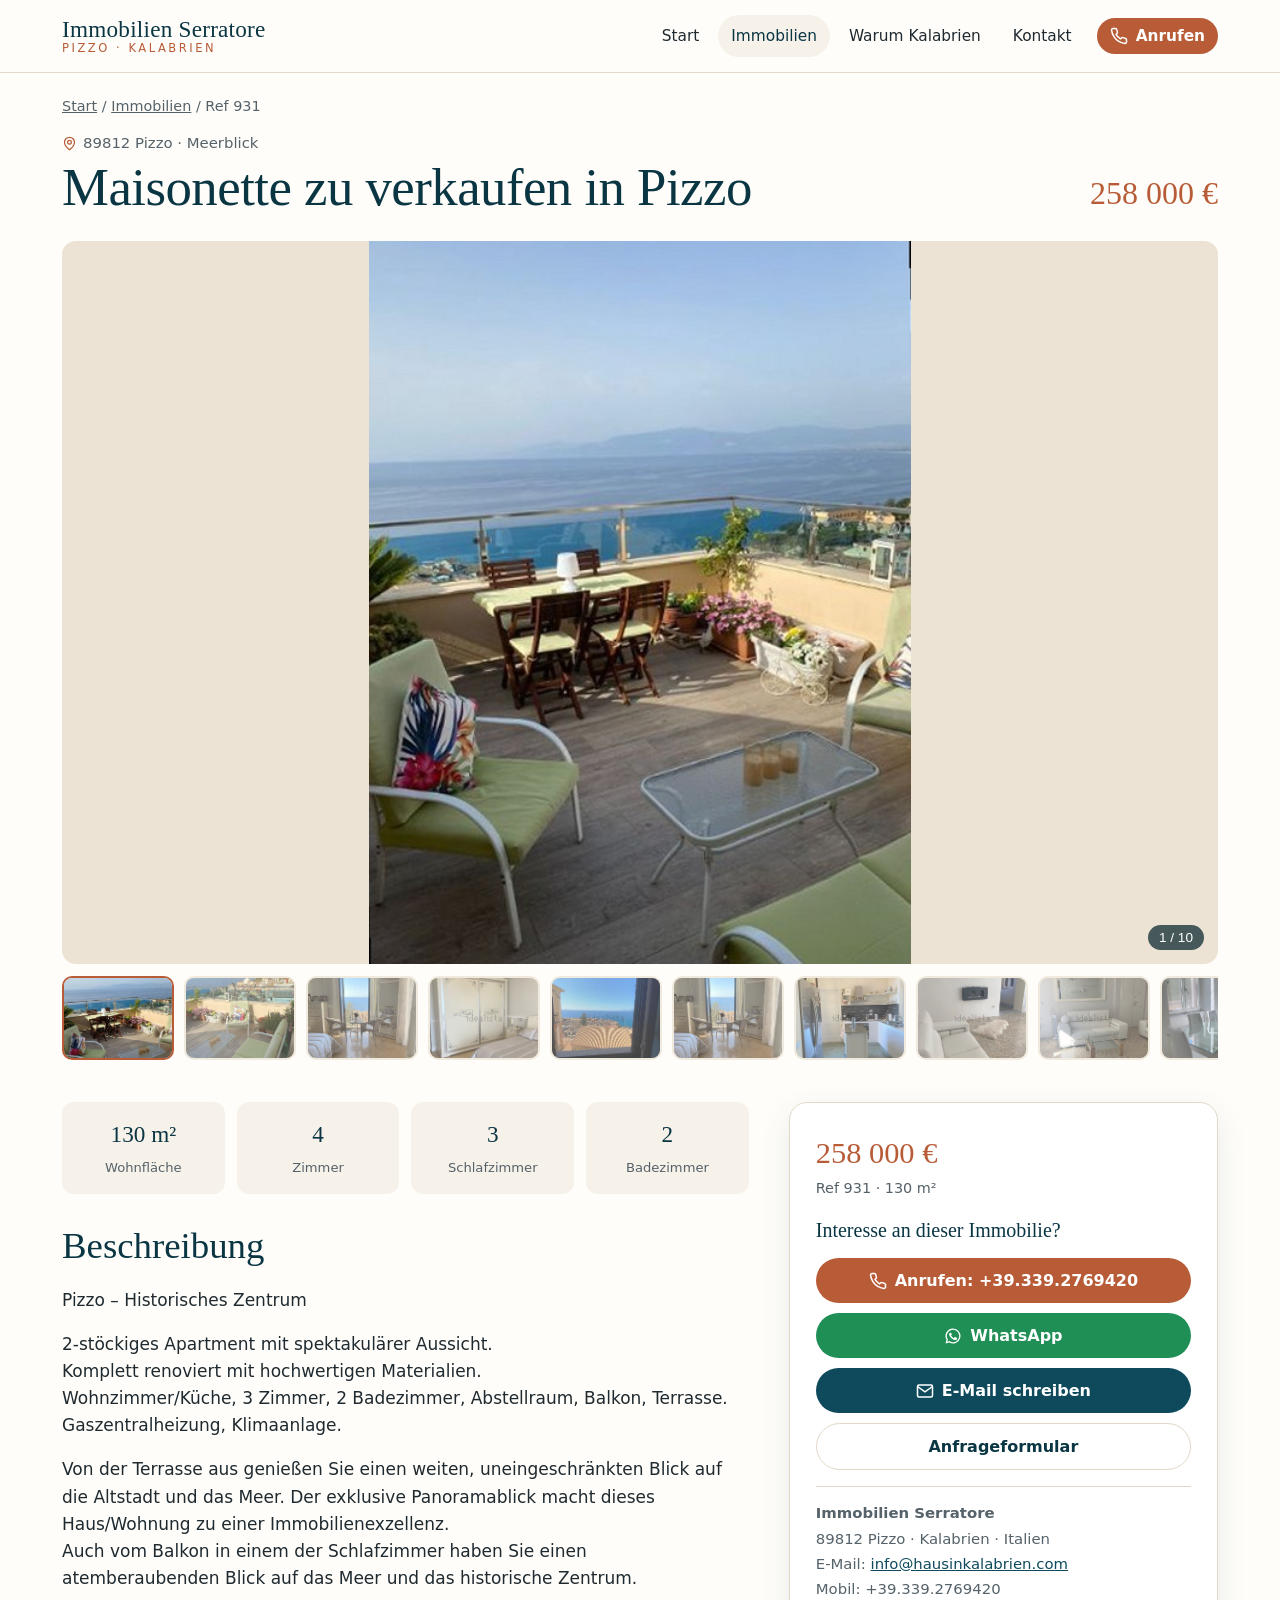
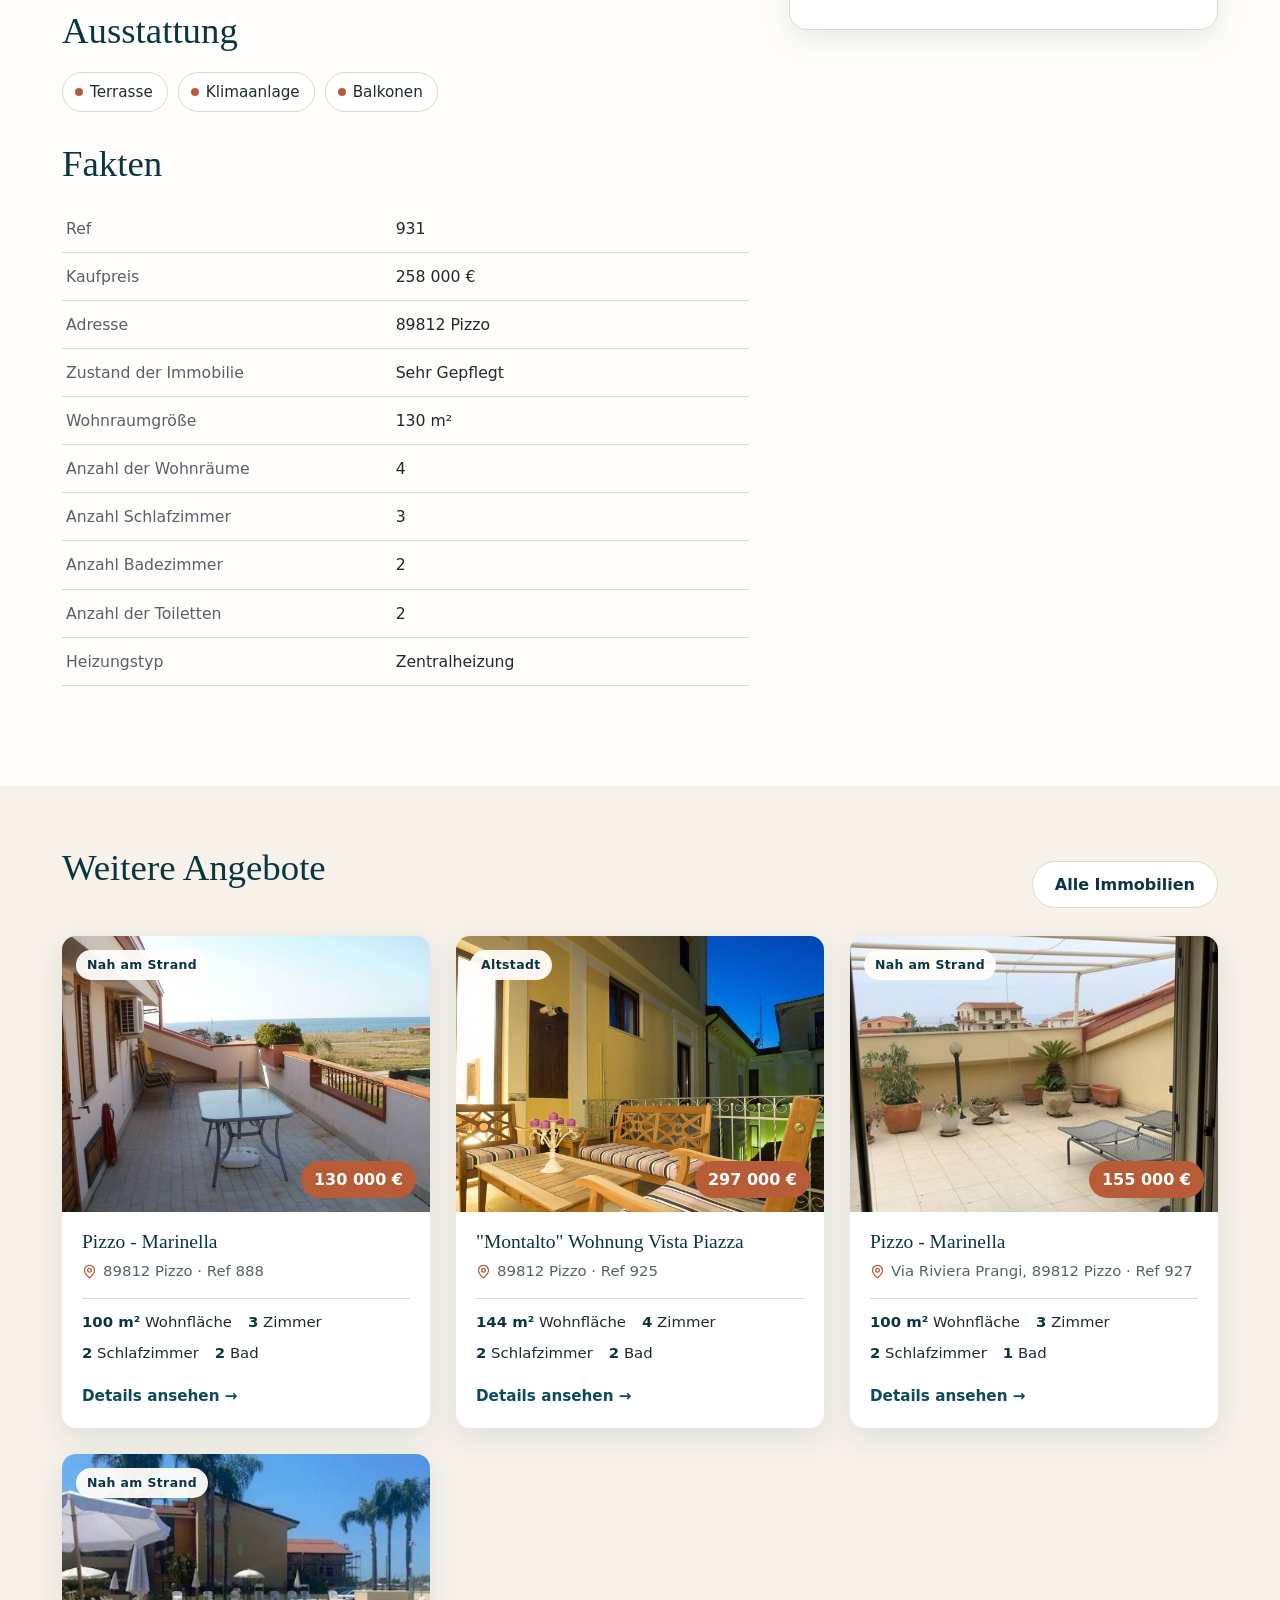
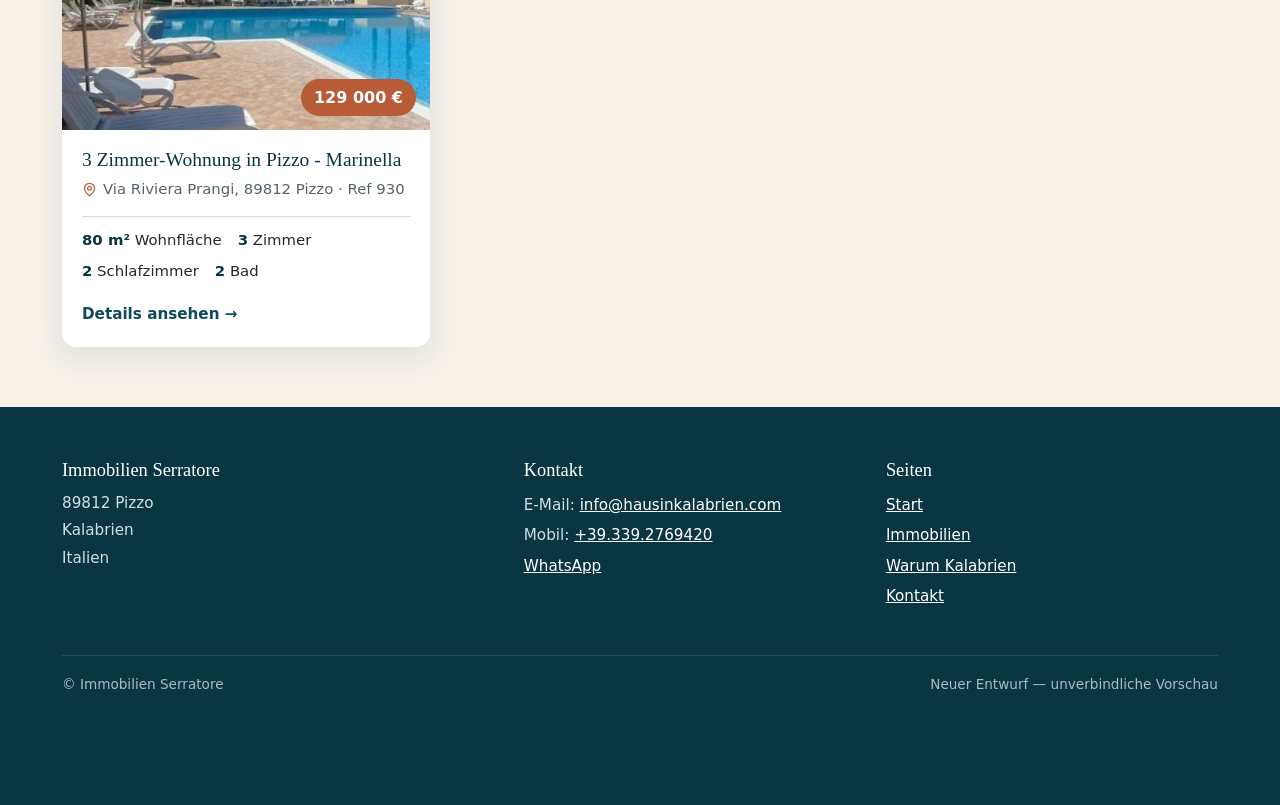
<file: objekt-931.html>
<!DOCTYPE html>
<html lang="de">
<head>
<meta charset="utf-8">
<meta name="viewport" content="width=device-width, initial-scale=1">
<title>Maisonette zu verkaufen in Pizzo – 258 000 € – Ref 931 | Immobilien Serratore</title>
<meta name="description" content="Maisonette zu verkaufen in Pizzo in 89812 Pizzo: 130 m², 4 Zimmer, 3 Schlafzimmer, Kaufpreis 258 000 €. Ref 931.">
<meta name="theme-color" content="#0e4a5c">
<link rel="icon" type="image/png" href="assets/favicon.png">
<link rel="stylesheet" href="assets/style.css?v=5">
</head>
<body>
<a class="skip" href="#inhalt">Zum Inhalt</a>
<header class="kopf">
 <div class="wrap">
  <a class="marke" href="index.html"><b>Immobilien Serratore</b><small>Pizzo · Kalabrien</small></a>
  <button class="menue" type="button" aria-expanded="false" aria-controls="nav">Menü</button>
  <nav class="nav" id="nav" aria-label="Hauptmenü"><a href="index.html">Start</a><a href="immobilien.html" aria-current="page">Immobilien</a><a href="warum-kalabrien.html">Warum Kalabrien</a><a href="kontakt.html">Kontakt</a><a class="knopf" href="tel:+393392769420"><svg viewBox="0 0 24 24" fill="none" stroke="currentColor" stroke-width="2" aria-hidden="true"><path d="M22 16.9v3a2 2 0 0 1-2.2 2 19.8 19.8 0 0 1-8.6-3.1 19.5 19.5 0 0 1-6-6A19.8 19.8 0 0 1 2.1 4.2 2 2 0 0 1 4.1 2h3a2 2 0 0 1 2 1.7c.1 1 .4 1.9.7 2.8a2 2 0 0 1-.5 2.1L8 9.9a16 16 0 0 0 6 6l1.3-1.3a2 2 0 0 1 2.1-.4c.9.3 1.8.6 2.8.7a2 2 0 0 1 1.7 2z"/></svg> Anrufen</a></nav>
 </div>
</header>
<main id="inhalt">
<div class="wrap">
 <nav class="pfad" aria-label="Pfad"><a href="index.html">Start</a> / <a href="immobilien.html">Immobilien</a> / Ref 931</nav>
 <div class="detailkopf"><div><div class="ort"><svg viewBox="0 0 24 24" fill="none" stroke="currentColor" stroke-width="2" aria-hidden="true"><path d="M20 10c0 6-8 12-8 12S4 16 4 10a8 8 0 1 1 16 0z"/><circle cx="12" cy="10" r="3"/></svg> 89812 Pizzo · Meerblick</div><h1>Maisonette zu verkaufen in Pizzo</h1></div><div class="preis">258 000 €</div></div>
 <div class="galerie" data-bilder='[{&quot;gross&quot;: &quot;bilder/objekt-37-01.jpg&quot;, &quot;b&quot;: 450, &quot;h&quot;: 600}, {&quot;gross&quot;: &quot;bilder/objekt-37-02.jpg&quot;, &quot;b&quot;: 450, &quot;h&quot;: 600}, {&quot;gross&quot;: &quot;bilder/objekt-37-03.jpg&quot;, &quot;b&quot;: 450, &quot;h&quot;: 600}, {&quot;gross&quot;: &quot;bilder/objekt-37-04.jpg&quot;, &quot;b&quot;: 450, &quot;h&quot;: 600}, {&quot;gross&quot;: &quot;bilder/objekt-37-05.jpg&quot;, &quot;b&quot;: 450, &quot;h&quot;: 600}, {&quot;gross&quot;: &quot;bilder/objekt-37-06.jpg&quot;, &quot;b&quot;: 450, &quot;h&quot;: 600}, {&quot;gross&quot;: &quot;bilder/objekt-37-07.jpg&quot;, &quot;b&quot;: 450, &quot;h&quot;: 600}, {&quot;gross&quot;: &quot;bilder/objekt-37-08.jpg&quot;, &quot;b&quot;: 450, &quot;h&quot;: 600}, {&quot;gross&quot;: &quot;bilder/objekt-37-09.jpg&quot;, &quot;b&quot;: 450, &quot;h&quot;: 600}, {&quot;gross&quot;: &quot;bilder/objekt-37-10.jpg&quot;, &quot;b&quot;: 450, &quot;h&quot;: 600}]'>
  <button class="haupt" type="button" aria-label="Foto vergrößern"><img src="bilder/objekt-37-01.jpg" alt="Maisonette zu verkaufen in Pizzo – Fotos" width="450" height="600" fetchpriority="high"><span class="zahl">1 / 10</span></button>
  <div class="vorschau"><button type="button" aria-label="Foto 1 von 10" aria-current="true"><img src="bilder/objekt-37-01-klein.jpg" alt="" width="112" height="84" loading="lazy" decoding="async"></button><button type="button" aria-label="Foto 2 von 10" aria-current="false"><img src="bilder/objekt-37-02-klein.jpg" alt="" width="112" height="84" loading="lazy" decoding="async"></button><button type="button" aria-label="Foto 3 von 10" aria-current="false"><img src="bilder/objekt-37-03-klein.jpg" alt="" width="112" height="84" loading="lazy" decoding="async"></button><button type="button" aria-label="Foto 4 von 10" aria-current="false"><img src="bilder/objekt-37-04-klein.jpg" alt="" width="112" height="84" loading="lazy" decoding="async"></button><button type="button" aria-label="Foto 5 von 10" aria-current="false"><img src="bilder/objekt-37-05-klein.jpg" alt="" width="112" height="84" loading="lazy" decoding="async"></button><button type="button" aria-label="Foto 6 von 10" aria-current="false"><img src="bilder/objekt-37-06-klein.jpg" alt="" width="112" height="84" loading="lazy" decoding="async"></button><button type="button" aria-label="Foto 7 von 10" aria-current="false"><img src="bilder/objekt-37-07-klein.jpg" alt="" width="112" height="84" loading="lazy" decoding="async"></button><button type="button" aria-label="Foto 8 von 10" aria-current="false"><img src="bilder/objekt-37-08-klein.jpg" alt="" width="112" height="84" loading="lazy" decoding="async"></button><button type="button" aria-label="Foto 9 von 10" aria-current="false"><img src="bilder/objekt-37-09-klein.jpg" alt="" width="112" height="84" loading="lazy" decoding="async"></button><button type="button" aria-label="Foto 10 von 10" aria-current="false"><img src="bilder/objekt-37-10-klein.jpg" alt="" width="112" height="84" loading="lazy" decoding="async"></button></div>
 </div>
 <div class="detailraster">
  <div>
   <div class="kurzfakten"><div><b>130 m²</b><span>Wohnfläche</span></div><div><b>4</b><span>Zimmer</span></div><div><b>3</b><span>Schlafzimmer</span></div><div><b>2</b><span>Badezimmer</span></div></div>
   <h2>Beschreibung</h2>
   <div class="text"><p>Pizzo – Historisches Zentrum</p><p>2-stöckiges Apartment mit spektakulärer Aussicht.<br>Komplett renoviert mit hochwertigen Materialien.<br>Wohnzimmer/Küche, 3 Zimmer, 2 Badezimmer, Abstellraum, Balkon, Terrasse.<br>Gaszentralheizung, Klimaanlage.</p><p>Von der Terrasse aus genießen Sie einen weiten, uneingeschränkten Blick auf die Altstadt und das Meer. Der exklusive Panoramablick macht dieses Haus/Wohnung zu einer Immobilienexzellenz.<br>Auch vom Balkon in einem der Schlafzimmer haben Sie einen atemberaubenden Blick auf das Meer und das historische Zentrum.</p></div>
   <h2>Ausstattung</h2>
   <ul class="ausstattung"><li>Terrasse</li><li>Klimaanlage</li><li>Balkonen</li></ul>
   <h2>Fakten</h2>
   <table class="fakten"><tr><th>Ref</th><td>931</td></tr><tr><th>Kaufpreis</th><td>258 000 €</td></tr><tr><th>Adresse</th><td>89812 Pizzo</td></tr><tr><th>Zustand der Immobilie</th><td>Sehr Gepflegt</td></tr><tr><th>Wohnraumgröße</th><td>130 m²</td></tr><tr><th>Anzahl der Wohnräume</th><td>4</td></tr><tr><th>Anzahl Schlafzimmer</th><td>3</td></tr><tr><th>Anzahl Badezimmer</th><td>2</td></tr><tr><th>Anzahl der Toiletten</th><td>2</td></tr><tr><th>Heizungstyp</th><td>Zentralheizung</td></tr></table>
  </div>
  <aside class="anfrage" aria-label="Anfrage">
   <p class="preis">258 000 €</p>
   <p class="ref">Ref 931 · 130 m²</p>
   <h3>Interesse an dieser Immobilie?</h3>
   <div class="aktionen">
    <a class="knopf" href="tel:+393392769420"><svg viewBox="0 0 24 24" fill="none" stroke="currentColor" stroke-width="2" aria-hidden="true"><path d="M22 16.9v3a2 2 0 0 1-2.2 2 19.8 19.8 0 0 1-8.6-3.1 19.5 19.5 0 0 1-6-6A19.8 19.8 0 0 1 2.1 4.2 2 2 0 0 1 4.1 2h3a2 2 0 0 1 2 1.7c.1 1 .4 1.9.7 2.8a2 2 0 0 1-.5 2.1L8 9.9a16 16 0 0 0 6 6l1.3-1.3a2 2 0 0 1 2.1-.4c.9.3 1.8.6 2.8.7a2 2 0 0 1 1.7 2z"/></svg> Anrufen: +39.339.2769420</a>
    <a class="knopf wa" href="https://wa.me/393392769420?text=Guten%20Tag,%20ich%20interessiere%20mich%20für%20die%20Immobilie%20Ref%20931%20(Maisonette%20zu%20verkaufen%20in%20Pizzo)." rel="noopener"><svg viewBox="0 0 24 24" fill="currentColor" aria-hidden="true"><path d="M12 2a10 10 0 0 0-8.6 15.1L2 22l5-1.3A10 10 0 1 0 12 2zm0 18.2a8.2 8.2 0 0 1-4.2-1.2l-.3-.2-3 .8.8-2.9-.2-.3A8.2 8.2 0 1 1 12 20.2zm4.5-6.1c-.2-.1-1.5-.7-1.7-.8-.2-.1-.4-.1-.6.1l-.8 1c-.1.2-.3.2-.5.1a6.7 6.7 0 0 1-3.3-2.9c-.3-.4.2-.4.7-1.4.1-.2 0-.3 0-.4l-.8-1.8c-.2-.5-.4-.4-.6-.4h-.5a1 1 0 0 0-.7.3 3 3 0 0 0-.9 2.2 5.2 5.2 0 0 0 1.1 2.7 11.8 11.8 0 0 0 4.5 4c1.7.7 2.3.8 3.2.6.5-.1 1.5-.6 1.7-1.2.2-.6.2-1.1.2-1.2-.1-.1-.3-.2-.5-.3z"/></svg> WhatsApp</a>
    <a class="knopf meer" href="mailto:info@hausinkalabrien.com?subject=Anfrage%20Ref%20931"><svg viewBox="0 0 24 24" fill="none" stroke="currentColor" stroke-width="2" aria-hidden="true"><rect x="2" y="4" width="20" height="16" rx="2"/><path d="m22 6-10 7L2 6"/></svg> E-Mail schreiben</a>
    <a class="knopf hell" href="kontakt.html?objekt=931">Anfrageformular</a>
   </div>
   <address><b>Immobilien Serratore</b><br>89812 Pizzo · Kalabrien · Italien<br>E-Mail: <a href="mailto:info@hausinkalabrien.com">info@hausinkalabrien.com</a><br>Mobil: +39.339.2769420</address>
  </aside>
 </div>
</div>
<section class="weitere"><div class="wrap"><div class="kopfzeile"><h2>Weitere Angebote</h2><a class="knopf hell" href="immobilien.html">Alle Immobilien</a></div><div class="karten"><a class="karte" href="objekt-888.html" data-preis="130000" data-flaeche="100" data-ort="Pizzo" data-lage="Nah am Strand">
 <div class="foto"><img src="bilder/objekt-9-01-klein.jpg" alt="Pizzo - Marinella" width="640" height="480" loading="lazy" decoding="async"><span class="marker">Nah am Strand</span><span class="preisband">130 000 €</span></div>
 <div class="inhalt">
  <h3>Pizzo - Marinella</h3>
  <div class="ort"><svg viewBox="0 0 24 24" fill="none" stroke="currentColor" stroke-width="2" aria-hidden="true"><path d="M20 10c0 6-8 12-8 12S4 16 4 10a8 8 0 1 1 16 0z"/><circle cx="12" cy="10" r="3"/></svg> 89812 Pizzo · Ref 888</div>
  <div class="eckdaten"><span><b>100 m²</b> Wohnfläche</span><span><b>3</b> Zimmer</span><span><b>2</b> Schlafzimmer</span><span><b>2</b> Bad</span></div>
  <span class="mehr">Details ansehen →</span>
 </div>
</a><a class="karte" href="objekt-925.html" data-preis="297000" data-flaeche="144" data-ort="Pizzo" data-lage="Altstadt">
 <div class="foto"><img src="bilder/objekt-32-01-klein.jpg" alt="&quot;Montalto&quot; Wohnung Vista Piazza" width="640" height="480" loading="lazy" decoding="async"><span class="marker">Altstadt</span><span class="preisband">297 000 €</span></div>
 <div class="inhalt">
  <h3>&quot;Montalto&quot; Wohnung Vista Piazza</h3>
  <div class="ort"><svg viewBox="0 0 24 24" fill="none" stroke="currentColor" stroke-width="2" aria-hidden="true"><path d="M20 10c0 6-8 12-8 12S4 16 4 10a8 8 0 1 1 16 0z"/><circle cx="12" cy="10" r="3"/></svg> 89812 Pizzo · Ref 925</div>
  <div class="eckdaten"><span><b>144 m²</b> Wohnfläche</span><span><b>4</b> Zimmer</span><span><b>2</b> Schlafzimmer</span><span><b>2</b> Bad</span></div>
  <span class="mehr">Details ansehen →</span>
 </div>
</a><a class="karte" href="objekt-927.html" data-preis="155000" data-flaeche="100" data-ort="Pizzo" data-lage="Nah am Strand">
 <div class="foto"><img src="bilder/objekt-34-01-klein.jpg" alt="Pizzo - Marinella" width="640" height="480" loading="lazy" decoding="async"><span class="marker">Nah am Strand</span><span class="preisband">155 000 €</span></div>
 <div class="inhalt">
  <h3>Pizzo - Marinella</h3>
  <div class="ort"><svg viewBox="0 0 24 24" fill="none" stroke="currentColor" stroke-width="2" aria-hidden="true"><path d="M20 10c0 6-8 12-8 12S4 16 4 10a8 8 0 1 1 16 0z"/><circle cx="12" cy="10" r="3"/></svg> Via Riviera Prangi, 89812 Pizzo · Ref 927</div>
  <div class="eckdaten"><span><b>100 m²</b> Wohnfläche</span><span><b>3</b> Zimmer</span><span><b>2</b> Schlafzimmer</span><span><b>1</b> Bad</span></div>
  <span class="mehr">Details ansehen →</span>
 </div>
</a><a class="karte" href="objekt-930.html" data-preis="129000" data-flaeche="80" data-ort="Pizzo" data-lage="Nah am Strand">
 <div class="foto"><img src="bilder/objekt-36-01-klein.jpg" alt="3 Zimmer-Wohnung in Pizzo - Marinella" width="640" height="480" loading="lazy" decoding="async"><span class="marker">Nah am Strand</span><span class="preisband">129 000 €</span></div>
 <div class="inhalt">
  <h3>3 Zimmer-Wohnung in Pizzo - Marinella</h3>
  <div class="ort"><svg viewBox="0 0 24 24" fill="none" stroke="currentColor" stroke-width="2" aria-hidden="true"><path d="M20 10c0 6-8 12-8 12S4 16 4 10a8 8 0 1 1 16 0z"/><circle cx="12" cy="10" r="3"/></svg> Via Riviera Prangi, 89812 Pizzo · Ref 930</div>
  <div class="eckdaten"><span><b>80 m²</b> Wohnfläche</span><span><b>3</b> Zimmer</span><span><b>2</b> Schlafzimmer</span><span><b>2</b> Bad</span></div>
  <span class="mehr">Details ansehen →</span>
 </div>
</a></div></div></section>
<div class="lightbox" id="lightbox" role="dialog" aria-modal="true" aria-label="Fotos von Maisonette zu verkaufen in Pizzo">
 <img src="bilder/objekt-37-01.jpg" alt="Maisonette zu verkaufen in Pizzo – vergrößertes Foto">
 <button class="zu" type="button" aria-label="Schließen">×</button>
 <button class="zurueck" type="button" aria-label="Vorheriges Foto">‹</button>
 <button class="vor" type="button" aria-label="Nächstes Foto">›</button>
 <span class="lbzahl"></span>
</div>
</main>
<footer class="fuss">
 <div class="wrap">
  <div>
   <h3>Immobilien Serratore</h3>
   <address>89812 Pizzo<br>Kalabrien<br>Italien</address>
  </div>
  <div>
   <h3>Kontakt</h3>
   <ul>
    <li>E-Mail: <a href="mailto:info@hausinkalabrien.com">info@hausinkalabrien.com</a></li>
    <li>Mobil: <a href="tel:+393392769420">+39.339.2769420</a></li>
    <li><a href="https://wa.me/393392769420" rel="noopener">WhatsApp</a></li>
   </ul>
  </div>
  <div>
   <h3>Seiten</h3>
   <ul><li><a href="index.html">Start</a></li><li><a href="immobilien.html">Immobilien</a></li><li><a href="warum-kalabrien.html">Warum Kalabrien</a></li><li><a href="kontakt.html">Kontakt</a></li></ul>
  </div>
  <p class="vermerk"><span>© Immobilien Serratore</span><span>Neuer Entwurf — unverbindliche Vorschau</span></p>
 </div>
</footer>
<nav class="leiste" aria-label="Schnellkontakt">
 <a class="knopf" href="tel:+393392769420"><svg viewBox="0 0 24 24" fill="none" stroke="currentColor" stroke-width="2" aria-hidden="true"><path d="M22 16.9v3a2 2 0 0 1-2.2 2 19.8 19.8 0 0 1-8.6-3.1 19.5 19.5 0 0 1-6-6A19.8 19.8 0 0 1 2.1 4.2 2 2 0 0 1 4.1 2h3a2 2 0 0 1 2 1.7c.1 1 .4 1.9.7 2.8a2 2 0 0 1-.5 2.1L8 9.9a16 16 0 0 0 6 6l1.3-1.3a2 2 0 0 1 2.1-.4c.9.3 1.8.6 2.8.7a2 2 0 0 1 1.7 2z"/></svg> Anrufen</a>
 <a class="knopf wa" href="https://wa.me/393392769420" rel="noopener"><svg viewBox="0 0 24 24" fill="currentColor" aria-hidden="true"><path d="M12 2a10 10 0 0 0-8.6 15.1L2 22l5-1.3A10 10 0 1 0 12 2zm0 18.2a8.2 8.2 0 0 1-4.2-1.2l-.3-.2-3 .8.8-2.9-.2-.3A8.2 8.2 0 1 1 12 20.2zm4.5-6.1c-.2-.1-1.5-.7-1.7-.8-.2-.1-.4-.1-.6.1l-.8 1c-.1.2-.3.2-.5.1a6.7 6.7 0 0 1-3.3-2.9c-.3-.4.2-.4.7-1.4.1-.2 0-.3 0-.4l-.8-1.8c-.2-.5-.4-.4-.6-.4h-.5a1 1 0 0 0-.7.3 3 3 0 0 0-.9 2.2 5.2 5.2 0 0 0 1.1 2.7 11.8 11.8 0 0 0 4.5 4c1.7.7 2.3.8 3.2.6.5-.1 1.5-.6 1.7-1.2.2-.6.2-1.1.2-1.2-.1-.1-.3-.2-.5-.3z"/></svg> WhatsApp</a>
 <a class="knopf meer" href="mailto:info@hausinkalabrien.com"><svg viewBox="0 0 24 24" fill="none" stroke="currentColor" stroke-width="2" aria-hidden="true"><rect x="2" y="4" width="20" height="16" rx="2"/><path d="m22 6-10 7L2 6"/></svg> E-Mail</a>
</nav>
<script src="assets/site.js" defer></script>
</body>
</html>
</file>
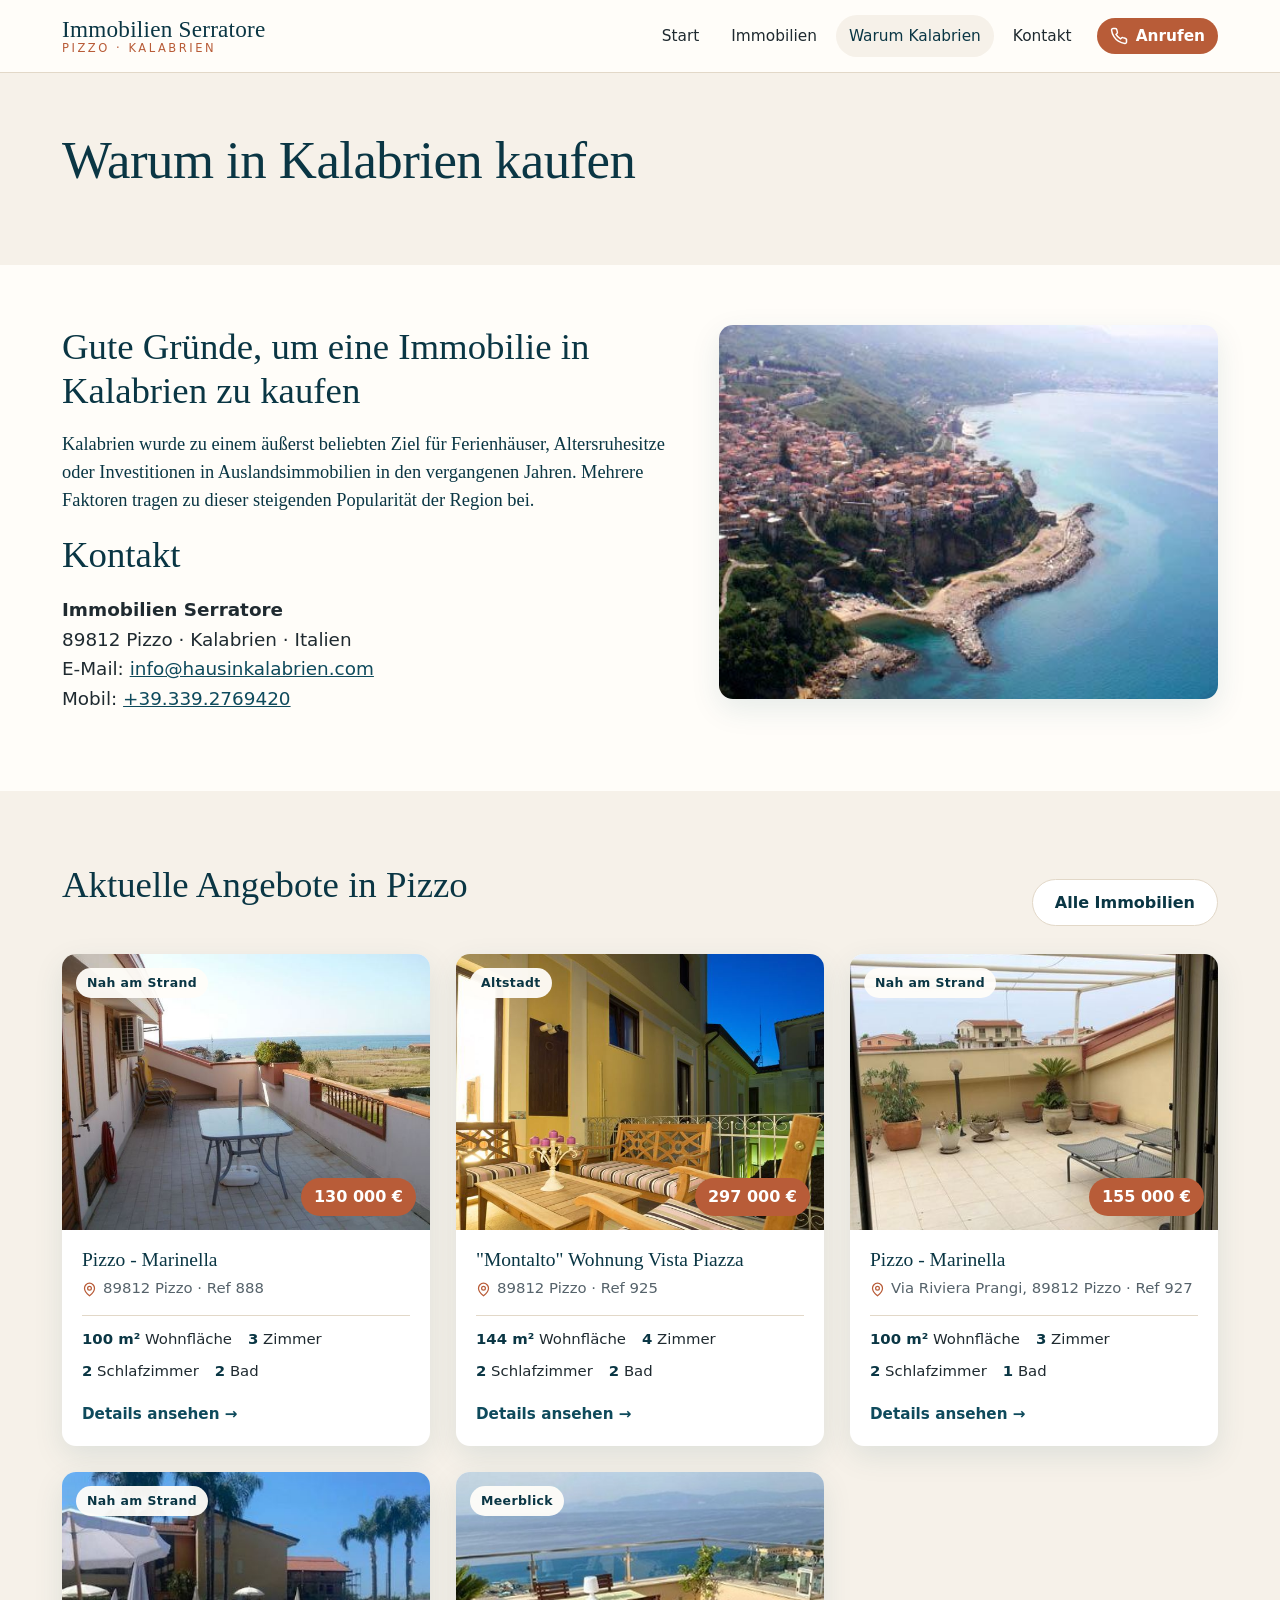
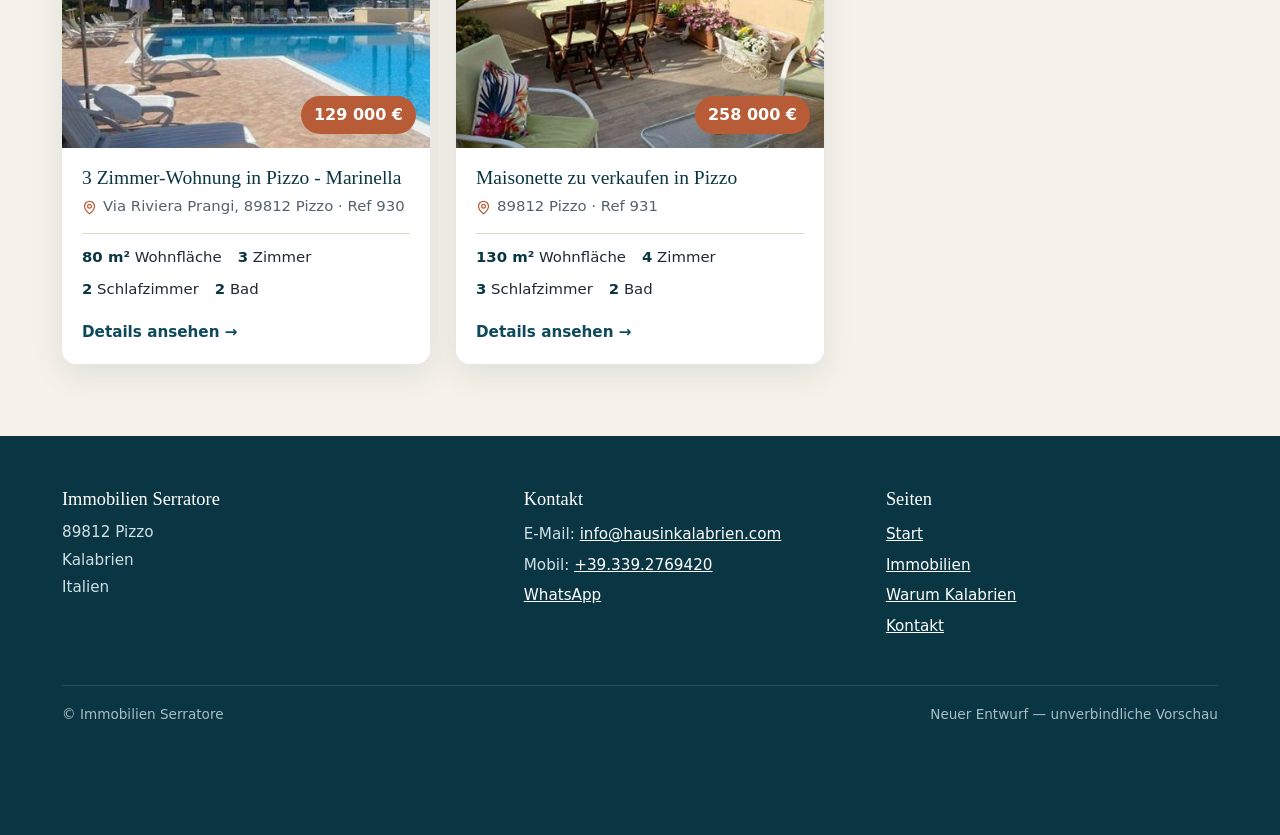
<file: warum-kalabrien.html>
<!DOCTYPE html>
<html lang="de">
<head>
<meta charset="utf-8">
<meta name="viewport" content="width=device-width, initial-scale=1">
<title>Warum in Kalabrien kaufen – Pizzo und die tyrrhenische Küste | Immobilien Serratore</title>
<meta name="description" content="Gute Gründe, um eine Immobilie in Kalabrien zu kaufen Kalabrien wurde zu einem äußerst beliebten Ziel für Ferienhäuser, Altersruhesitze oder …">
<meta name="theme-color" content="#0e4a5c">
<link rel="icon" type="image/png" href="assets/favicon.png">
<link rel="stylesheet" href="assets/style.css?v=5">
</head>
<body>
<a class="skip" href="#inhalt">Zum Inhalt</a>
<header class="kopf">
 <div class="wrap">
  <a class="marke" href="index.html"><b>Immobilien Serratore</b><small>Pizzo · Kalabrien</small></a>
  <button class="menue" type="button" aria-expanded="false" aria-controls="nav">Menü</button>
  <nav class="nav" id="nav" aria-label="Hauptmenü"><a href="index.html">Start</a><a href="immobilien.html">Immobilien</a><a href="warum-kalabrien.html" aria-current="page">Warum Kalabrien</a><a href="kontakt.html">Kontakt</a><a class="knopf" href="tel:+393392769420"><svg viewBox="0 0 24 24" fill="none" stroke="currentColor" stroke-width="2" aria-hidden="true"><path d="M22 16.9v3a2 2 0 0 1-2.2 2 19.8 19.8 0 0 1-8.6-3.1 19.5 19.5 0 0 1-6-6A19.8 19.8 0 0 1 2.1 4.2 2 2 0 0 1 4.1 2h3a2 2 0 0 1 2 1.7c.1 1 .4 1.9.7 2.8a2 2 0 0 1-.5 2.1L8 9.9a16 16 0 0 0 6 6l1.3-1.3a2 2 0 0 1 2.1-.4c.9.3 1.8.6 2.8.7a2 2 0 0 1 1.7 2z"/></svg> Anrufen</a></nav>
 </div>
</header>
<main id="inhalt">
<section class="seitenkopf"><div class="wrap"><h1>Warum in Kalabrien kaufen</h1></div></section>
<div class="wrap artikel">
 <div class="text"><h2>Gute Gründe, um eine Immobilie in Kalabrien zu kaufen</h2><p class="zitat">Kalabrien wurde zu einem äußerst beliebten Ziel für Ferienhäuser, Altersruhesitze oder Investitionen in Auslandsimmobilien in den vergangenen Jahren. Mehrere Faktoren tragen zu dieser steigenden Popularität der Region bei.</p>
  <h2>Kontakt</h2>
  <p><b>Immobilien Serratore</b><br>89812 Pizzo · Kalabrien · Italien<br>E-Mail: <a href="mailto:info@hausinkalabrien.com">info@hausinkalabrien.com</a><br>Mobil: <a href="tel:+393392769420">+39.339.2769420</a></p>
 </div>
 <figure><img src="bilder/pizzo.jpg" alt="Pizzo, Kalabrien" width="448" height="336"></figure>
</div>
<section class="abschnitt sand"><div class="wrap"><div class="kopfzeile"><h2>Aktuelle Angebote in Pizzo</h2><a class="knopf hell" href="immobilien.html">Alle Immobilien</a></div><div class="karten"><a class="karte" href="objekt-888.html" data-preis="130000" data-flaeche="100" data-ort="Pizzo" data-lage="Nah am Strand">
 <div class="foto"><img src="bilder/objekt-9-01-klein.jpg" alt="Pizzo - Marinella" width="640" height="480" loading="lazy" decoding="async"><span class="marker">Nah am Strand</span><span class="preisband">130 000 €</span></div>
 <div class="inhalt">
  <h3>Pizzo - Marinella</h3>
  <div class="ort"><svg viewBox="0 0 24 24" fill="none" stroke="currentColor" stroke-width="2" aria-hidden="true"><path d="M20 10c0 6-8 12-8 12S4 16 4 10a8 8 0 1 1 16 0z"/><circle cx="12" cy="10" r="3"/></svg> 89812 Pizzo · Ref 888</div>
  <div class="eckdaten"><span><b>100 m²</b> Wohnfläche</span><span><b>3</b> Zimmer</span><span><b>2</b> Schlafzimmer</span><span><b>2</b> Bad</span></div>
  <span class="mehr">Details ansehen →</span>
 </div>
</a><a class="karte" href="objekt-925.html" data-preis="297000" data-flaeche="144" data-ort="Pizzo" data-lage="Altstadt">
 <div class="foto"><img src="bilder/objekt-32-01-klein.jpg" alt="&quot;Montalto&quot; Wohnung Vista Piazza" width="640" height="480" loading="lazy" decoding="async"><span class="marker">Altstadt</span><span class="preisband">297 000 €</span></div>
 <div class="inhalt">
  <h3>&quot;Montalto&quot; Wohnung Vista Piazza</h3>
  <div class="ort"><svg viewBox="0 0 24 24" fill="none" stroke="currentColor" stroke-width="2" aria-hidden="true"><path d="M20 10c0 6-8 12-8 12S4 16 4 10a8 8 0 1 1 16 0z"/><circle cx="12" cy="10" r="3"/></svg> 89812 Pizzo · Ref 925</div>
  <div class="eckdaten"><span><b>144 m²</b> Wohnfläche</span><span><b>4</b> Zimmer</span><span><b>2</b> Schlafzimmer</span><span><b>2</b> Bad</span></div>
  <span class="mehr">Details ansehen →</span>
 </div>
</a><a class="karte" href="objekt-927.html" data-preis="155000" data-flaeche="100" data-ort="Pizzo" data-lage="Nah am Strand">
 <div class="foto"><img src="bilder/objekt-34-01-klein.jpg" alt="Pizzo - Marinella" width="640" height="480" loading="lazy" decoding="async"><span class="marker">Nah am Strand</span><span class="preisband">155 000 €</span></div>
 <div class="inhalt">
  <h3>Pizzo - Marinella</h3>
  <div class="ort"><svg viewBox="0 0 24 24" fill="none" stroke="currentColor" stroke-width="2" aria-hidden="true"><path d="M20 10c0 6-8 12-8 12S4 16 4 10a8 8 0 1 1 16 0z"/><circle cx="12" cy="10" r="3"/></svg> Via Riviera Prangi, 89812 Pizzo · Ref 927</div>
  <div class="eckdaten"><span><b>100 m²</b> Wohnfläche</span><span><b>3</b> Zimmer</span><span><b>2</b> Schlafzimmer</span><span><b>1</b> Bad</span></div>
  <span class="mehr">Details ansehen →</span>
 </div>
</a><a class="karte" href="objekt-930.html" data-preis="129000" data-flaeche="80" data-ort="Pizzo" data-lage="Nah am Strand">
 <div class="foto"><img src="bilder/objekt-36-01-klein.jpg" alt="3 Zimmer-Wohnung in Pizzo - Marinella" width="640" height="480" loading="lazy" decoding="async"><span class="marker">Nah am Strand</span><span class="preisband">129 000 €</span></div>
 <div class="inhalt">
  <h3>3 Zimmer-Wohnung in Pizzo - Marinella</h3>
  <div class="ort"><svg viewBox="0 0 24 24" fill="none" stroke="currentColor" stroke-width="2" aria-hidden="true"><path d="M20 10c0 6-8 12-8 12S4 16 4 10a8 8 0 1 1 16 0z"/><circle cx="12" cy="10" r="3"/></svg> Via Riviera Prangi, 89812 Pizzo · Ref 930</div>
  <div class="eckdaten"><span><b>80 m²</b> Wohnfläche</span><span><b>3</b> Zimmer</span><span><b>2</b> Schlafzimmer</span><span><b>2</b> Bad</span></div>
  <span class="mehr">Details ansehen →</span>
 </div>
</a><a class="karte" href="objekt-931.html" data-preis="258000" data-flaeche="130" data-ort="Pizzo" data-lage="Meerblick">
 <div class="foto"><img src="bilder/objekt-37-01-klein.jpg" alt="Maisonette zu verkaufen in Pizzo" width="640" height="480" loading="lazy" decoding="async"><span class="marker">Meerblick</span><span class="preisband">258 000 €</span></div>
 <div class="inhalt">
  <h3>Maisonette zu verkaufen in Pizzo</h3>
  <div class="ort"><svg viewBox="0 0 24 24" fill="none" stroke="currentColor" stroke-width="2" aria-hidden="true"><path d="M20 10c0 6-8 12-8 12S4 16 4 10a8 8 0 1 1 16 0z"/><circle cx="12" cy="10" r="3"/></svg> 89812 Pizzo · Ref 931</div>
  <div class="eckdaten"><span><b>130 m²</b> Wohnfläche</span><span><b>4</b> Zimmer</span><span><b>3</b> Schlafzimmer</span><span><b>2</b> Bad</span></div>
  <span class="mehr">Details ansehen →</span>
 </div>
</a></div></div></section>
</main>
<footer class="fuss">
 <div class="wrap">
  <div>
   <h3>Immobilien Serratore</h3>
   <address>89812 Pizzo<br>Kalabrien<br>Italien</address>
  </div>
  <div>
   <h3>Kontakt</h3>
   <ul>
    <li>E-Mail: <a href="mailto:info@hausinkalabrien.com">info@hausinkalabrien.com</a></li>
    <li>Mobil: <a href="tel:+393392769420">+39.339.2769420</a></li>
    <li><a href="https://wa.me/393392769420" rel="noopener">WhatsApp</a></li>
   </ul>
  </div>
  <div>
   <h3>Seiten</h3>
   <ul><li><a href="index.html">Start</a></li><li><a href="immobilien.html">Immobilien</a></li><li><a href="warum-kalabrien.html">Warum Kalabrien</a></li><li><a href="kontakt.html">Kontakt</a></li></ul>
  </div>
  <p class="vermerk"><span>© Immobilien Serratore</span><span>Neuer Entwurf — unverbindliche Vorschau</span></p>
 </div>
</footer>
<nav class="leiste" aria-label="Schnellkontakt">
 <a class="knopf" href="tel:+393392769420"><svg viewBox="0 0 24 24" fill="none" stroke="currentColor" stroke-width="2" aria-hidden="true"><path d="M22 16.9v3a2 2 0 0 1-2.2 2 19.8 19.8 0 0 1-8.6-3.1 19.5 19.5 0 0 1-6-6A19.8 19.8 0 0 1 2.1 4.2 2 2 0 0 1 4.1 2h3a2 2 0 0 1 2 1.7c.1 1 .4 1.9.7 2.8a2 2 0 0 1-.5 2.1L8 9.9a16 16 0 0 0 6 6l1.3-1.3a2 2 0 0 1 2.1-.4c.9.3 1.8.6 2.8.7a2 2 0 0 1 1.7 2z"/></svg> Anrufen</a>
 <a class="knopf wa" href="https://wa.me/393392769420" rel="noopener"><svg viewBox="0 0 24 24" fill="currentColor" aria-hidden="true"><path d="M12 2a10 10 0 0 0-8.6 15.1L2 22l5-1.3A10 10 0 1 0 12 2zm0 18.2a8.2 8.2 0 0 1-4.2-1.2l-.3-.2-3 .8.8-2.9-.2-.3A8.2 8.2 0 1 1 12 20.2zm4.5-6.1c-.2-.1-1.5-.7-1.7-.8-.2-.1-.4-.1-.6.1l-.8 1c-.1.2-.3.2-.5.1a6.7 6.7 0 0 1-3.3-2.9c-.3-.4.2-.4.7-1.4.1-.2 0-.3 0-.4l-.8-1.8c-.2-.5-.4-.4-.6-.4h-.5a1 1 0 0 0-.7.3 3 3 0 0 0-.9 2.2 5.2 5.2 0 0 0 1.1 2.7 11.8 11.8 0 0 0 4.5 4c1.7.7 2.3.8 3.2.6.5-.1 1.5-.6 1.7-1.2.2-.6.2-1.1.2-1.2-.1-.1-.3-.2-.5-.3z"/></svg> WhatsApp</a>
 <a class="knopf meer" href="mailto:info@hausinkalabrien.com"><svg viewBox="0 0 24 24" fill="none" stroke="currentColor" stroke-width="2" aria-hidden="true"><rect x="2" y="4" width="20" height="16" rx="2"/><path d="m22 6-10 7L2 6"/></svg> E-Mail</a>
</nav>
<script src="assets/site.js" defer></script>
</body>
</html>
</file>
<file: assets/style.css>
/* Immobilien Serratore – Schaukopie, hell und mediterran. Keine externen Schriften, alles lokal. */
:root{
  --sand:#f6f1e9; --sand-2:#ece3d4; --weiss:#fffdf9; --text:#1f2a30; --text-2:#55626a;
  --meer:#0e4a5c; --meer-2:#0a3644; --terra:#b85c38; --terra-2:#9d4a2a; --linie:#e2d8c8;
  --radius:14px; --schatten:0 10px 30px rgba(14,74,92,.10); --max:1200px;
  --serif:"Iowan Old Style","Palatino Linotype",Palatino,"Book Antiqua",Georgia,serif;
  --sans:system-ui,-apple-system,"Segoe UI",Roboto,"Helvetica Neue",Arial,sans-serif;
}
*{box-sizing:border-box}
figure{margin:0}
html{scroll-behavior:smooth}
html,body{overflow-x:clip}
body{margin:0;font-family:var(--sans);color:var(--text);background:var(--weiss);line-height:1.6;font-size:17px;-webkit-font-smoothing:antialiased}
img{max-width:100%;display:block;height:auto}
a{color:var(--meer)}
h1,h2,h3{font-family:var(--serif);font-weight:500;line-height:1.2;margin:0 0 .5em;color:var(--meer-2)}
h1{font-size:clamp(2rem,4.4vw,3.3rem);letter-spacing:-.01em}
h2{font-size:clamp(1.6rem,3vw,2.3rem)}
h3{font-size:1.25rem}
.wrap{max-width:var(--max);margin:0 auto;padding:0 22px}
.skip{position:absolute;left:-999px;top:0;background:var(--meer);color:#fff;padding:8px 14px;z-index:99}
.skip:focus{left:10px}

/* Kopf */
.kopf{position:sticky;top:0;z-index:40;background:rgba(255,253,249,.94);backdrop-filter:saturate(1.4) blur(8px);border-bottom:1px solid var(--linie)}
.kopf .wrap{display:flex;align-items:center;justify-content:space-between;gap:18px;min-height:72px}
.marke{display:flex;flex-direction:column;text-decoration:none;color:var(--meer-2);line-height:1.1}
.marke b{font-family:var(--serif);font-weight:500;font-size:1.45rem;letter-spacing:.01em}
.marke small{font-size:.72rem;letter-spacing:.22em;text-transform:uppercase;color:var(--terra)}
.nav{display:flex;align-items:center;gap:6px}
.nav a{text-decoration:none;color:var(--text);padding:9px 13px;border-radius:999px;font-size:.96rem}
.nav a:hover,.nav a[aria-current=page]{background:var(--sand);color:var(--meer-2)}
.nav a.knopf{background:var(--terra);color:#fff;margin-left:6px}
.nav a.knopf:hover{background:var(--terra-2);color:#fff}
.menue{display:none;background:none;border:1px solid var(--linie);border-radius:10px;padding:8px 12px;font:inherit;color:var(--meer-2)}

/* Knöpfe */
.knopf{display:inline-flex;align-items:center;justify-content:center;gap:8px;background:var(--terra);color:#fff;text-decoration:none;padding:13px 22px;border-radius:999px;font-weight:600;border:0;cursor:pointer;font:600 1rem var(--sans);transition:background .2s,transform .2s}
.knopf:hover{background:var(--terra-2);transform:translateY(-1px)}
.knopf.hell{background:#fff;color:var(--meer-2);border:1px solid var(--linie)}
.knopf.hell:hover{background:var(--sand)}
.knopf.meer{background:var(--meer)}
.knopf.meer:hover{background:var(--meer-2)}
.knopf.wa{background:#1f8f55}
.knopf.wa:hover{background:#18744a}
.knopf svg{width:18px;height:18px;flex:none}

/* Hero */
.hero{background:linear-gradient(180deg,var(--sand) 0%,var(--weiss) 100%);padding:56px 0 64px}
.hero .wrap{display:grid;grid-template-columns:1.1fr .9fr;gap:48px;align-items:center}
.hero .ueber{font-size:.8rem;letter-spacing:.24em;text-transform:uppercase;color:var(--terra);margin-bottom:14px;font-weight:600}
.hero p.lead{font-size:1.15rem;color:var(--text-2);max-width:34em}
.hero .aktionen{display:flex;flex-wrap:wrap;gap:12px;margin-top:26px}
.hero-bild{position:relative;border-radius:22px;overflow:hidden;box-shadow:var(--schatten);aspect-ratio:3/4;max-height:620px;justify-self:end;width:100%;max-width:470px}
.hero-bild img{width:100%;height:100%;object-fit:cover}
.hero-bild figcaption{position:absolute;left:14px;right:14px;bottom:14px;background:rgba(255,253,249,.94);border-radius:12px;padding:12px 16px;display:flex;justify-content:space-between;gap:10px;align-items:center;font-size:.95rem}
.hero-bild figcaption a{text-decoration:none;color:var(--meer-2);font-weight:600}
.hero-bild figcaption .preis{color:var(--terra);font-weight:700;white-space:nowrap}

/* Abschnitte */
.abschnitt{padding:72px 0}
.abschnitt.sand{background:var(--sand)}
.kopfzeile{display:flex;justify-content:space-between;align-items:end;gap:20px;margin-bottom:28px;flex-wrap:wrap}
.kopfzeile p{margin:0;color:var(--text-2)}

/* Karten */
.karten{display:grid;grid-template-columns:repeat(auto-fill,minmax(min(300px,100%),1fr));gap:26px}
.karte{background:#fff;border-radius:var(--radius);overflow:hidden;box-shadow:var(--schatten);display:flex;flex-direction:column;text-decoration:none;color:inherit;transition:transform .25s,box-shadow .25s}
.karte:hover{transform:translateY(-4px);box-shadow:0 18px 40px rgba(14,74,92,.16)}
.karte .foto{position:relative;aspect-ratio:4/3;overflow:hidden;background:var(--sand-2)}
.karte .foto img{width:100%;height:100%;object-fit:cover;transition:transform .5s}
.karte:hover .foto img{transform:scale(1.04)}
.marker{position:absolute;top:14px;left:14px;background:rgba(255,253,249,.95);color:var(--meer-2);font-size:.78rem;font-weight:600;padding:5px 11px;border-radius:999px;letter-spacing:.03em}
.karte .preisband{position:absolute;right:14px;bottom:14px;background:var(--terra);color:#fff;font-weight:700;padding:6px 13px;border-radius:999px;font-size:1rem}
.karte .inhalt{padding:18px 20px 20px;display:flex;flex-direction:column;gap:6px;flex:1}
.karte h3{margin:0;font-size:1.22rem}
.ort{color:var(--text-2);font-size:.93rem;display:flex;align-items:center;gap:6px}
.ort svg{width:15px;height:15px;color:var(--terra)}
.eckdaten{display:flex;flex-wrap:wrap;gap:8px 16px;margin-top:8px;padding-top:12px;border-top:1px solid var(--linie);font-size:.93rem;color:var(--text)}
.eckdaten span b{color:var(--meer-2)}
.karte .mehr{margin-top:auto;padding-top:12px;color:var(--meer);font-weight:600;font-size:.95rem}

/* Teaser Kalabrien */
.teaser{display:grid;grid-template-columns:1fr 1fr;gap:44px;align-items:center}
.teaser img{border-radius:var(--radius);box-shadow:var(--schatten);width:100%}
.zitat{font-family:var(--serif);font-size:1.3rem;line-height:1.5;color:var(--meer-2)}

/* Kontaktbox */
.kontaktbox{background:var(--meer);color:#eaf3f5;border-radius:22px;padding:42px;display:grid;grid-template-columns:1.2fr 1fr;gap:30px;align-items:center}
.kontaktbox h2{color:#fff}
.kontaktbox address{font-style:normal;line-height:1.8}
.kontaktbox a{color:#fff}
.kontaktbox .aktionen{display:flex;flex-direction:column;gap:12px}
.kontaktbox .knopf.hell{border-color:transparent}

/* Filter */
.filter{display:grid;grid-template-columns:repeat(4,minmax(0,1fr)) auto;gap:14px;align-items:end;background:#fff;border:1px solid var(--linie);border-radius:var(--radius);padding:18px;margin-bottom:28px;box-shadow:var(--schatten)}
.filter label{display:flex;flex-direction:column;font-size:.82rem;font-weight:600;color:var(--text-2);gap:6px;letter-spacing:.02em}
.filter select{width:100%;min-width:0;font:inherit;font-size:1rem;padding:10px 12px;border:1px solid var(--linie);border-radius:10px;background:var(--weiss);color:var(--text)}
.filter .zaehler{font-size:.95rem;color:var(--text-2);padding-bottom:10px;white-space:nowrap}
.leer{display:none;text-align:center;padding:40px;background:var(--sand);border-radius:var(--radius)}

/* Detail */
.pfad{font-size:.9rem;color:var(--text-2);padding:22px 0 6px}
.pfad a{color:var(--text-2)}
.detailkopf{display:flex;justify-content:space-between;align-items:end;gap:20px;flex-wrap:wrap;margin:8px 0 22px}
.detailkopf h1{margin:0}
.detailkopf .preis{font-family:var(--serif);font-size:2rem;color:var(--terra);white-space:nowrap}
.galerie{display:grid;gap:12px}
.galerie .haupt{position:relative;border-radius:var(--radius);overflow:hidden;background:var(--sand-2);aspect-ratio:16/10;cursor:zoom-in;border:0;padding:0;width:100%}
.galerie .haupt img{width:100%;height:100%;object-fit:contain;background:var(--sand-2)}
.galerie .haupt .zahl{position:absolute;right:14px;bottom:14px;background:rgba(15,42,50,.75);color:#fff;font-size:.85rem;padding:5px 11px;border-radius:999px}
.vorschau{display:flex;gap:10px;overflow-x:auto;padding-bottom:6px;scroll-snap-type:x mandatory}
.vorschau button{flex:0 0 112px;height:84px;border:2px solid transparent;border-radius:10px;overflow:hidden;padding:0;cursor:pointer;background:var(--sand-2);scroll-snap-align:start;opacity:.75;transition:opacity .2s,border-color .2s}
.vorschau button img{width:100%;height:100%;object-fit:cover}
.vorschau button[aria-current=true],.vorschau button:hover{opacity:1;border-color:var(--terra)}
.detailraster{display:grid;grid-template-columns:minmax(0,1.6fr) minmax(min(300px,100%),1fr);gap:40px;margin:36px 0 70px;align-items:start}
.kurzfakten{display:grid;grid-template-columns:repeat(4,1fr);gap:12px;margin-bottom:30px}
.kurzfakten div{background:var(--sand);border-radius:12px;padding:14px;text-align:center}
.kurzfakten b{display:block;font-family:var(--serif);font-size:1.45rem;color:var(--meer-2);font-weight:500}
.kurzfakten span{font-size:.82rem;color:var(--text-2)}
.text p{margin:0 0 1em}
table.fakten{width:100%;border-collapse:collapse;margin:6px 0 30px;font-size:.98rem}
table.fakten th,table.fakten td{text-align:left;padding:11px 4px;border-bottom:1px solid var(--linie);vertical-align:top}
table.fakten th{font-weight:500;color:var(--text-2);width:48%}
.ausstattung{list-style:none;padding:0;margin:0 0 30px;display:flex;flex-wrap:wrap;gap:10px}
.ausstattung li{background:#fff;border:1px solid var(--linie);border-radius:999px;padding:7px 14px 7px 12px;font-size:.95rem;display:flex;align-items:center;gap:7px}
.ausstattung li::before{content:"";width:8px;height:8px;border-radius:50%;background:var(--terra)}
.anfrage{position:sticky;top:96px;background:#fff;border:1px solid var(--linie);border-radius:18px;padding:26px;box-shadow:var(--schatten)}
.anfrage .preis{font-family:var(--serif);font-size:1.9rem;color:var(--terra);margin:0}
.anfrage .ref{color:var(--text-2);font-size:.9rem;margin:0 0 18px}
.anfrage .aktionen{display:flex;flex-direction:column;gap:10px;margin:16px 0}
.anfrage address{font-style:normal;font-size:.93rem;color:var(--text-2);line-height:1.7;border-top:1px solid var(--linie);padding-top:14px}
.weitere{padding:60px 0;background:var(--sand)}

/* Lightbox */
.lightbox{position:fixed;inset:0;background:rgba(10,24,30,.94);display:none;align-items:center;justify-content:center;z-index:100;padding:40px 70px}
.lightbox.offen{display:flex}
.lightbox img{max-width:100%;max-height:100%;object-fit:contain;border-radius:6px}
.lightbox button{position:absolute;background:rgba(255,255,255,.12);color:#fff;border:0;width:52px;height:52px;border-radius:50%;font-size:1.6rem;cursor:pointer;display:flex;align-items:center;justify-content:center}
.lightbox button:hover{background:rgba(255,255,255,.25)}
.lightbox .zu{top:18px;right:18px}
.lightbox .zurueck{left:14px;top:50%;transform:translateY(-50%)}
.lightbox .vor{right:14px;top:50%;transform:translateY(-50%)}
.lightbox .lbzahl{position:absolute;bottom:18px;left:50%;transform:translateX(-50%);color:#fff;font-size:.9rem;opacity:.85}

/* Inhaltsseiten */
.seitenkopf{background:var(--sand);padding:56px 0 46px}
.seitenkopf p{color:var(--text-2);max-width:40em;margin:0}
.artikel{display:grid;grid-template-columns:1.1fr .9fr;gap:48px;align-items:start;padding:60px 22px}
.artikel .text p{font-size:1.15rem}
.artikel figure{margin:0}
.artikel figure img{border-radius:var(--radius);box-shadow:var(--schatten);width:100%}
.formular{display:grid;gap:14px}
.formular label{display:flex;flex-direction:column;gap:6px;font-size:.88rem;font-weight:600;color:var(--text-2)}
.formular input,.formular textarea,.formular select{width:100%;min-width:0;font:inherit;font-size:1rem;padding:12px 14px;border:1px solid var(--linie);border-radius:10px;background:#fff;color:var(--text)}
.formular textarea{min-height:150px;resize:vertical}
.formular .zwei{display:grid;grid-template-columns:1fr 1fr;gap:14px}
.formular .hinweis{font-size:.85rem;color:var(--text-2);margin:0}
.kontaktkarte{background:#fff;border:1px solid var(--linie);border-radius:18px;padding:28px;box-shadow:var(--schatten)}
.kontaktkarte dl{margin:0;display:grid;grid-template-columns:auto 1fr;gap:10px 18px}
.kontaktkarte dt{color:var(--text-2);font-size:.92rem}
.kontaktkarte dd{margin:0}
.kontaktkarte .aktionen{display:flex;flex-wrap:wrap;gap:10px;margin-top:22px}

/* Fuß */
.fuss{background:var(--meer-2);color:#cfe0e4;padding:52px 0 96px;font-size:.95rem}
.fuss .wrap{display:grid;grid-template-columns:1.3fr 1fr 1fr;gap:30px}
.fuss h3{color:#fff;font-size:1.15rem}
.fuss a{color:#fff}
.fuss address{font-style:normal;line-height:1.8}
.fuss ul{list-style:none;margin:0;padding:0;line-height:2}
.fuss .vermerk{grid-column:1/-1;border-top:1px solid rgba(255,255,255,.14);padding-top:18px;font-size:.85rem;opacity:.8;display:flex;justify-content:space-between;flex-wrap:wrap;gap:10px}

/* Mobile Kontaktleiste */
.leiste{display:none;position:fixed;left:0;right:0;bottom:0;z-index:50;background:rgba(255,253,249,.97);border-top:1px solid var(--linie);padding:10px 12px calc(10px + env(safe-area-inset-bottom));gap:8px}
.leiste a{flex:1;padding:12px 8px;font-size:.92rem}

/* Effekte Startseite: Flaggen-Band + Schreibmaschine */
.flagge{display:flex;height:5px}
.flagge i{flex:1;transform:scaleX(0);transform-origin:left;animation:flagge-wachsen .55s ease forwards}
.flagge i:nth-child(1){background:#009246}
.flagge i:nth-child(2){background:#fff;animation-delay:.16s}
.flagge i:nth-child(3){background:#ce2b37;animation-delay:.32s}
@keyframes flagge-wachsen{to{transform:scaleX(1)}}
#tipper .caret{display:inline-block;width:2px;height:1em;background:var(--terra);margin-left:2px;vertical-align:-2px;animation:caret-blink .8s steps(1) infinite}
@keyframes caret-blink{50%{opacity:0}}
@media (prefers-reduced-motion:reduce){.flagge i{animation:none;transform:none}#tipper .caret{display:none}}

@media (max-width:980px){
  .hero .wrap,.teaser,.kontaktbox,.detailraster,.artikel{grid-template-columns:1fr}
  .hero-bild{justify-self:stretch;max-width:none;aspect-ratio:4/5;max-height:560px}
  .filter{grid-template-columns:1fr 1fr}
  .filter .zaehler{grid-column:1/-1;padding:0}
  .anfrage{position:static}
  .fuss .wrap{grid-template-columns:1fr 1fr}
}
@media (max-width:760px){
  body{font-size:16px}
  .menue{display:block}
  .nav{display:none;position:absolute;top:72px;left:0;right:0;background:var(--weiss);flex-direction:column;align-items:stretch;padding:12px 18px 18px;border-bottom:1px solid var(--linie);box-shadow:var(--schatten)}
  .nav.offen{display:flex}
  .nav a{padding:12px 14px}
  .nav a.knopf{margin:6px 0 0}
  .hero{padding:22px 0 40px}
  .hero-bild{order:-1;aspect-ratio:4/3;max-height:340px;margin-bottom:20px}
  .hero h1{font-size:1.75rem}
  .hero p.lead{font-size:1.02rem;margin:.55em 0}
  .hero .aktionen{gap:10px;margin-top:20px}
  .hero .aktionen a{flex:1 1 100%;text-align:center}
  .abschnitt{padding:52px 0}
  .kontaktbox{padding:28px 22px}
  .kurzfakten{grid-template-columns:repeat(2,1fr)}
  .formular .zwei{grid-template-columns:1fr}
  .fuss .wrap{grid-template-columns:1fr}
  .leiste{display:flex}
  .lightbox{padding:60px 8px}
  .lightbox .zurueck,.lightbox .vor{top:auto;bottom:10px;transform:none}
  .detailkopf .preis{font-size:1.6rem}
}
@media (prefers-reduced-motion:reduce){*{transition:none!important;scroll-behavior:auto!important}}
@media print{.kopf,.leiste,.fuss,.anfrage .aktionen,.vorschau{display:none}}
</file>
